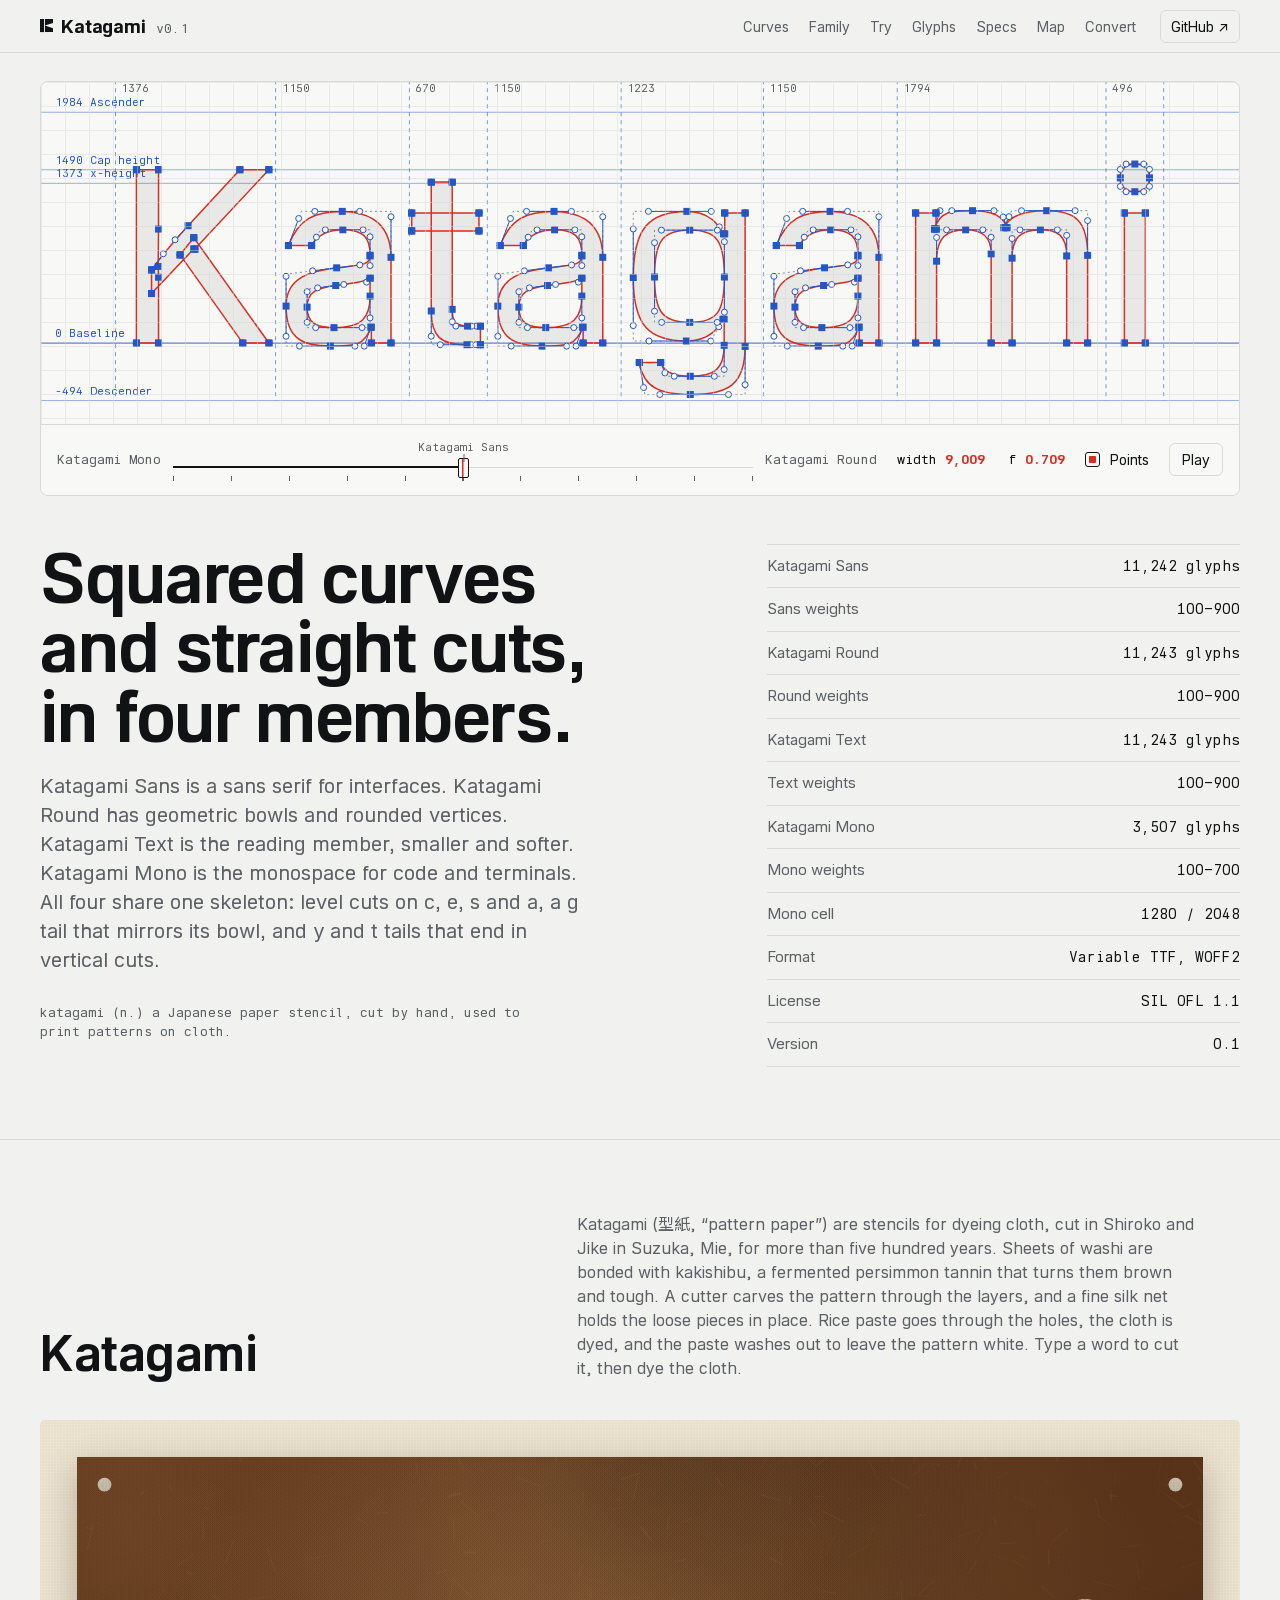
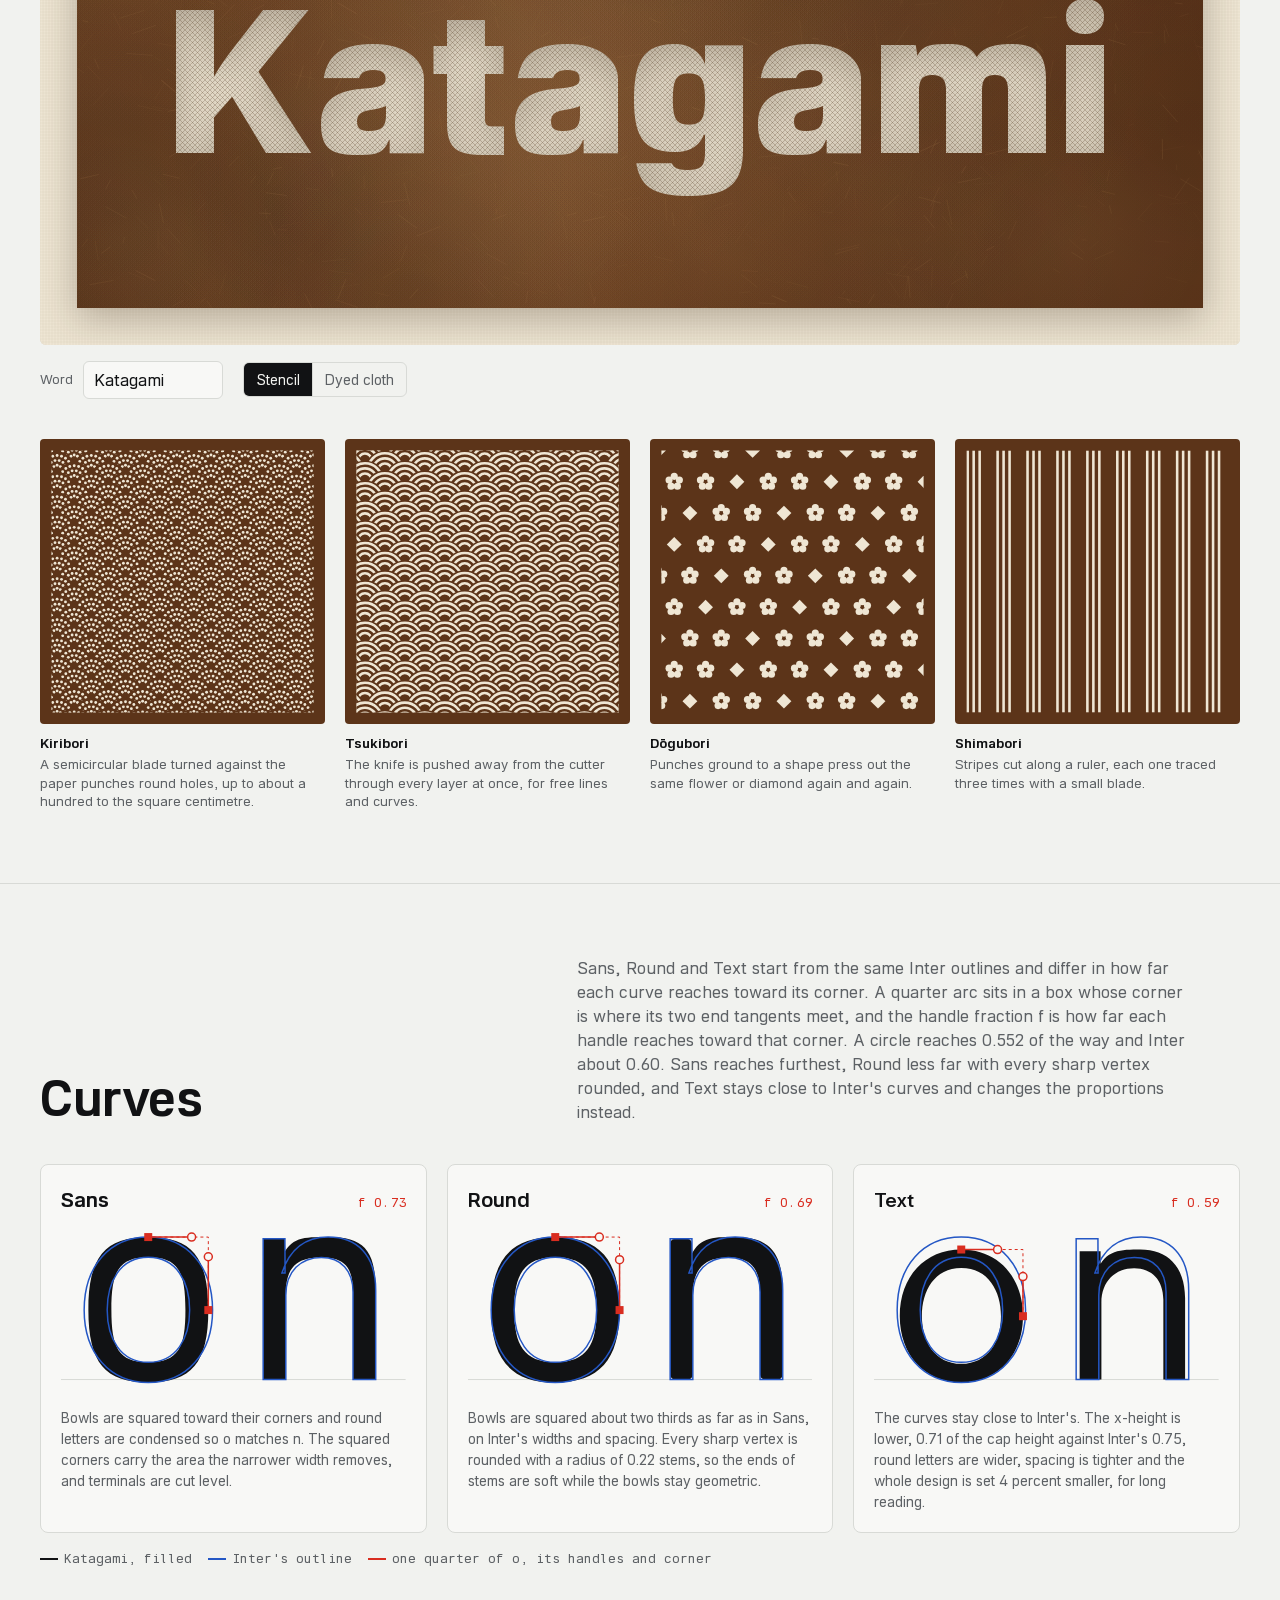
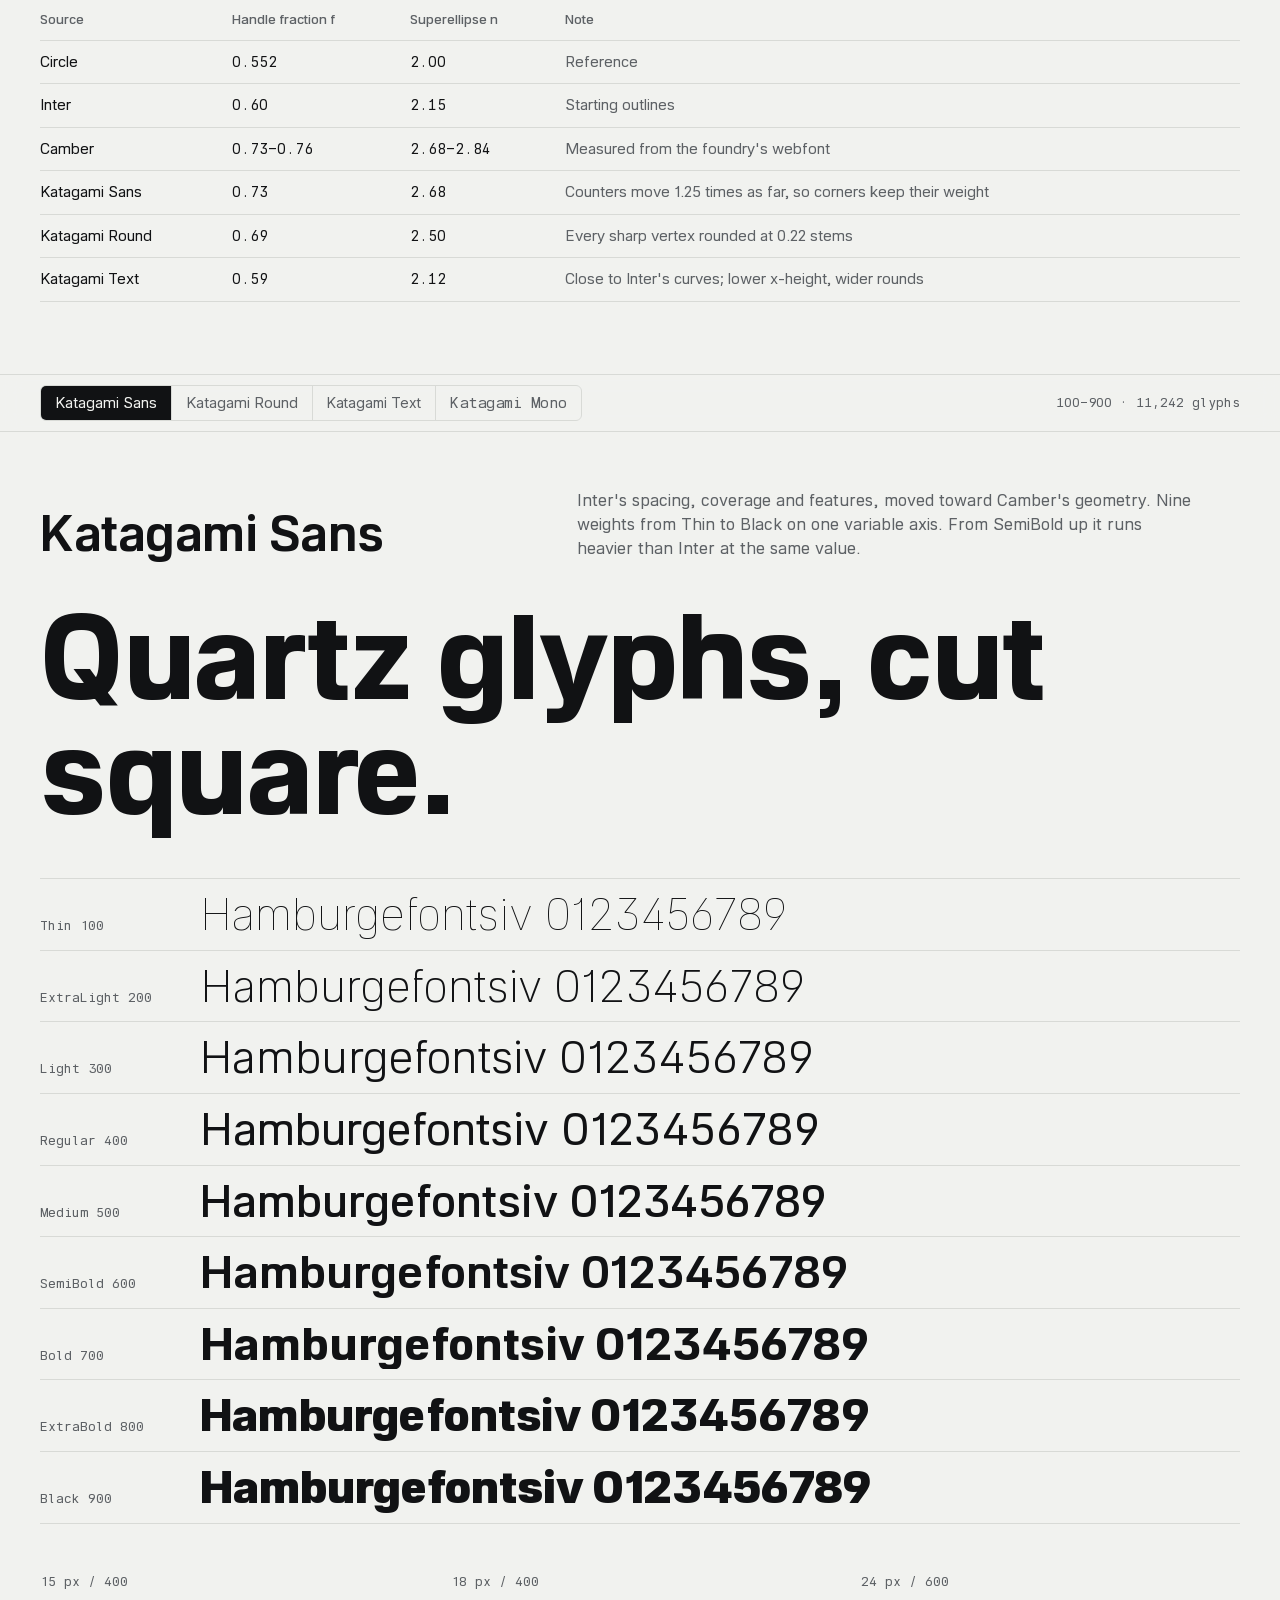
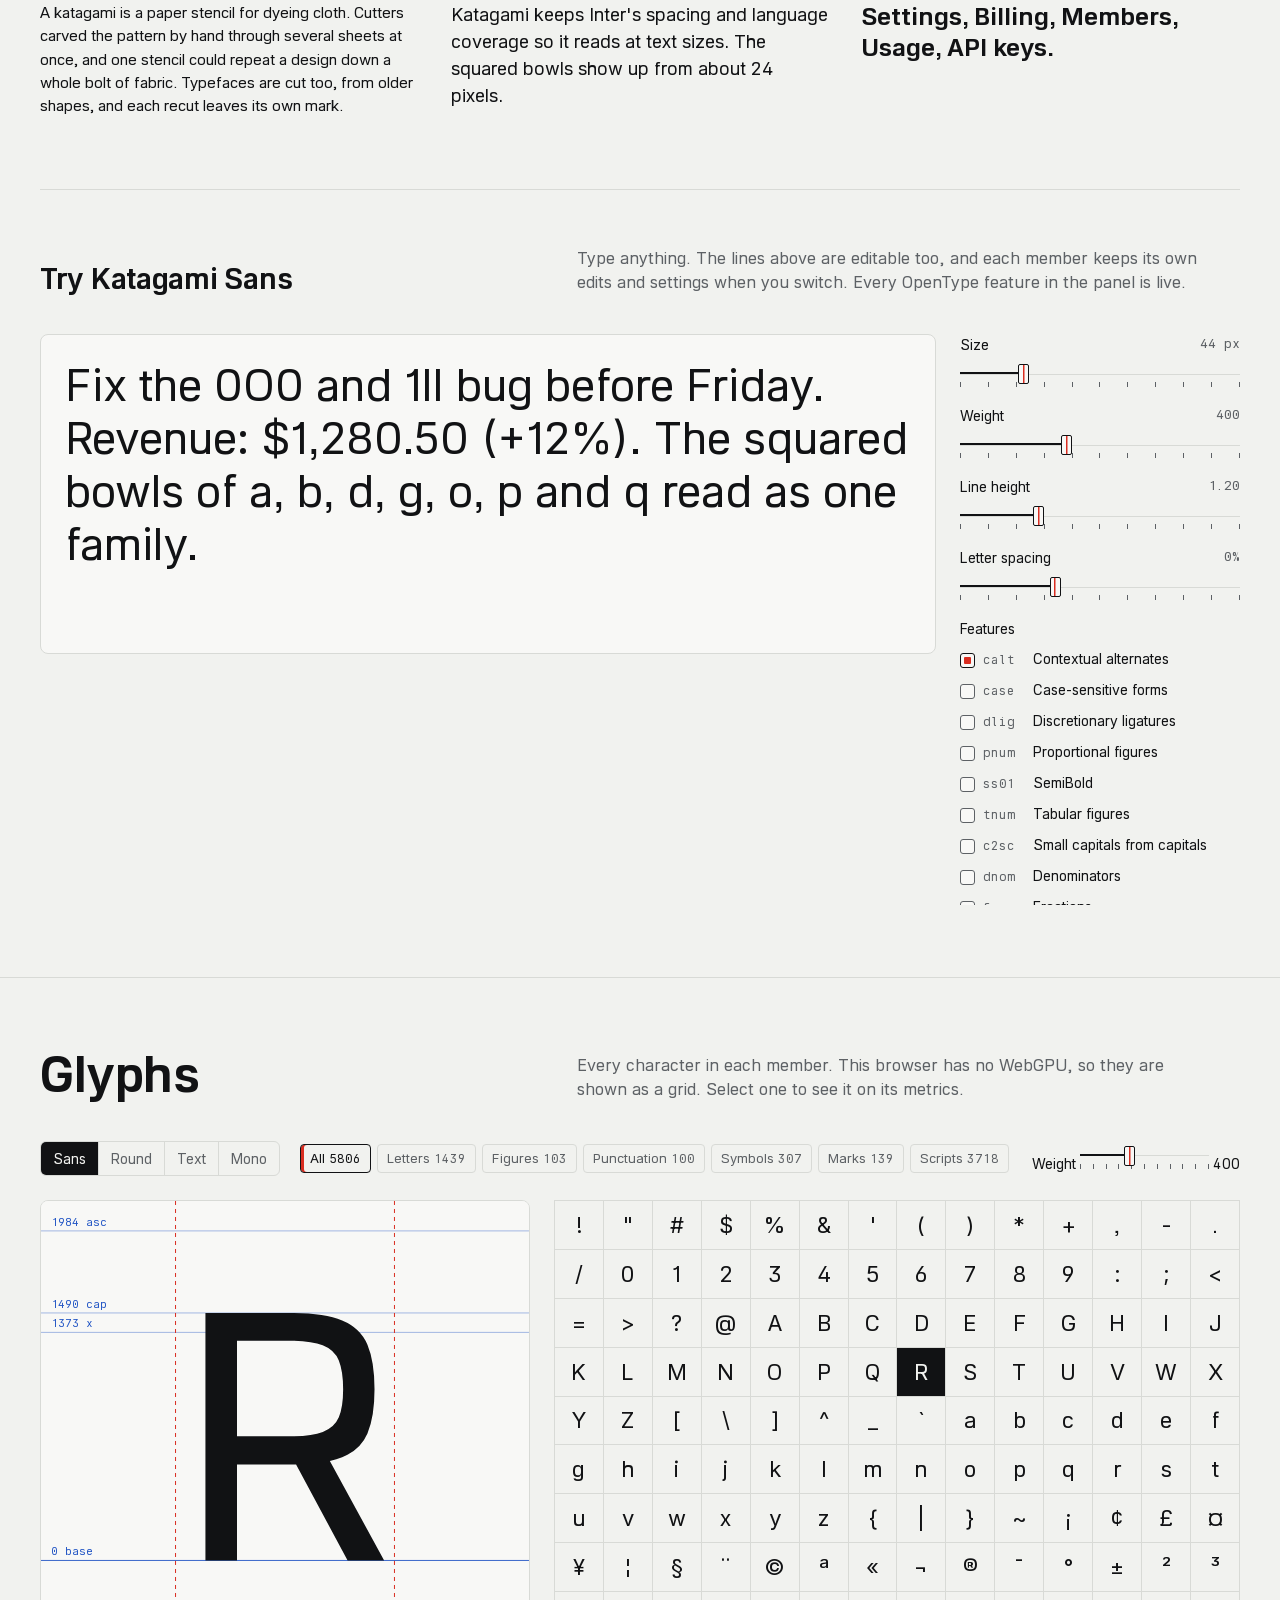
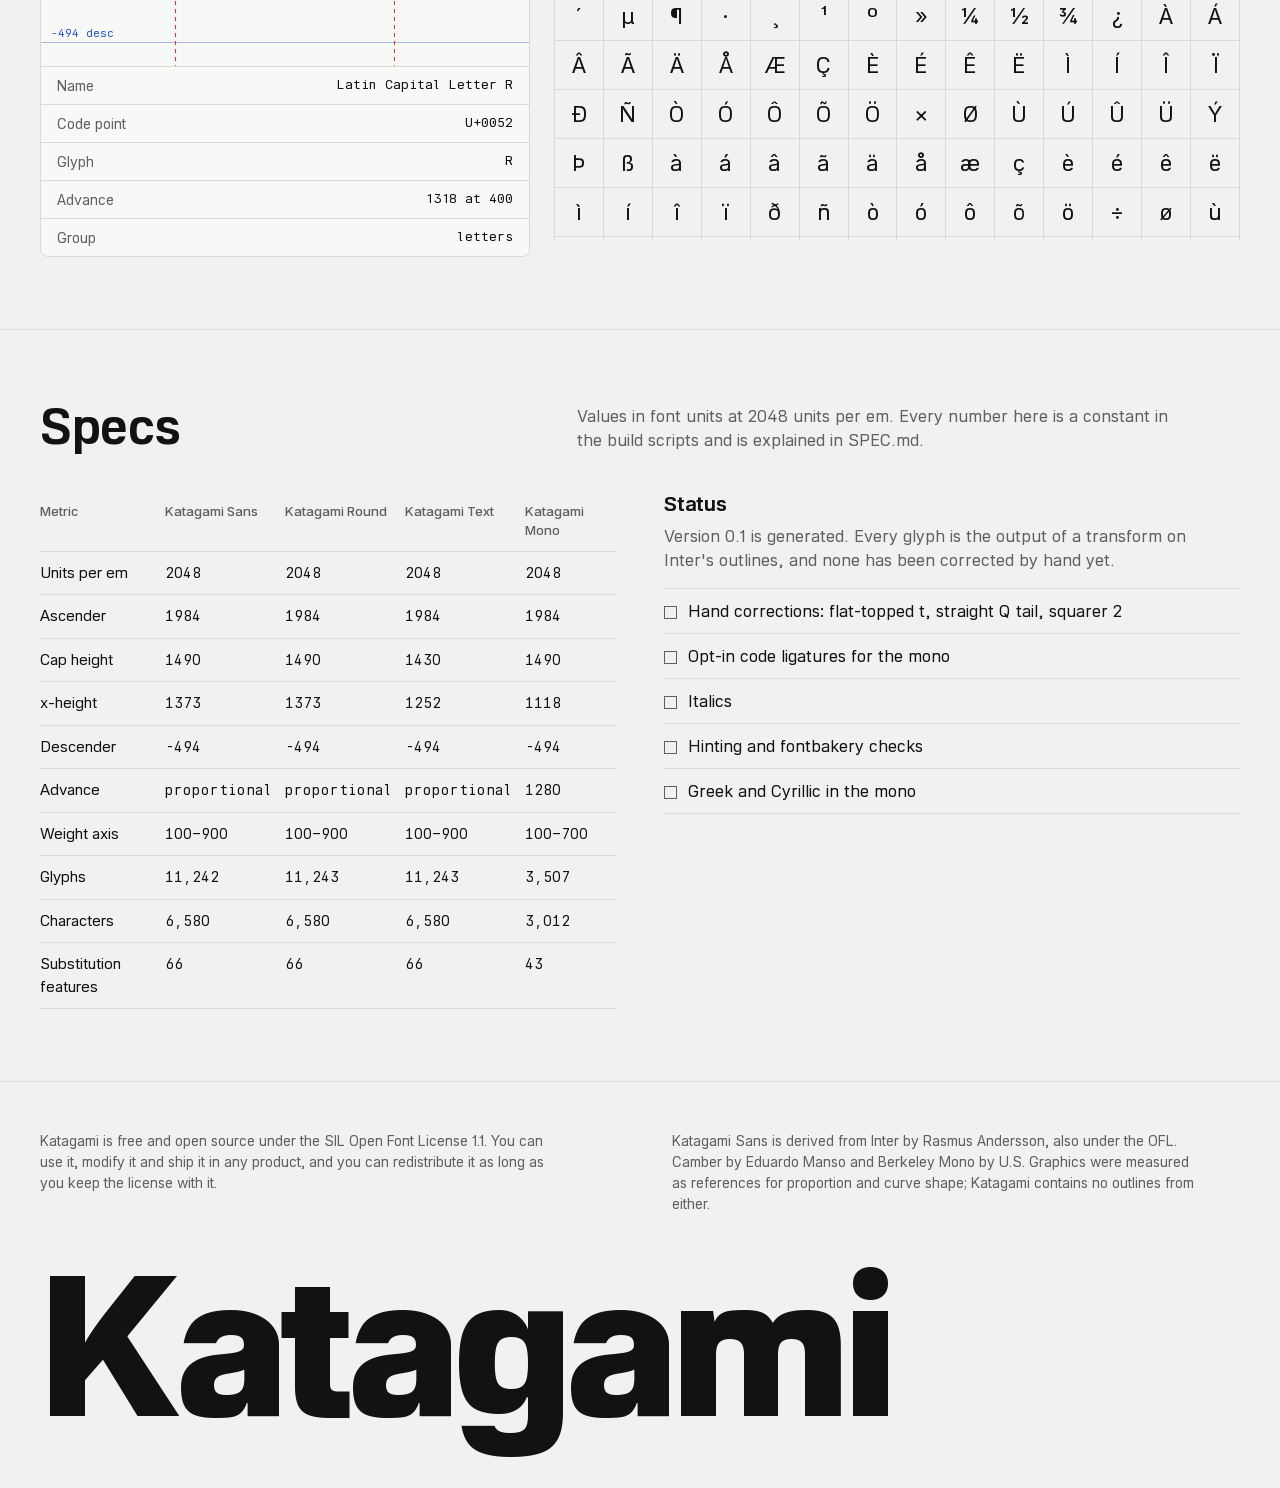
<file: index.html>
<!doctype html>
<html lang="en">
<head>
<meta charset="utf-8">
<meta name="viewport" content="width=device-width, initial-scale=1, viewport-fit=cover">
<link rel="icon" href="/favicon.svg" type="image/svg+xml">
<link rel="icon" href="/favicon.png" type="image/png" sizes="64x64">
<link rel="apple-touch-icon" href="/apple-touch-icon.png">
</head>
<body>
<title>Katagami Type Family</title>
<link rel="stylesheet" href="fonts/katagami.css?v=ee846fe932">
<style>
/* Layout: one long drawing sheet. A construction drawing of the name opens it; each section below is a plate on the same 12-column grid, separated by hairlines. Colors follow laser-cutter convention: red hairlines cut, blue hairlines score. */
:root {
  --sheet: #f1f2ef;
  --panel: #f8f8f6;
  --ink: #111214;
  --ink-2: #5d6165;
  --rule: #d8dad6;
  --cut: #d92d20;
  --score: #2457c5;
  --sans: "Katagami Sans", ui-sans-serif, system-ui, -apple-system, "Segoe UI", sans-serif;
  --mono: "Katagami Mono", ui-monospace, "SFMono-Regular", Menlo, Consolas, monospace;
  --step--1: 0.8125rem;
  --step-0: 1rem;
  --step-1: 1.25rem;
  --step-2: 1.75rem;
  --step-3: clamp(2rem, 4vw, 3rem);
  --gutter: clamp(16px, 4vw, 40px);
  /* code syntax colors, each at least 4.5:1 on the panel */
  --syn-kw: #c2261b; --syn-str: #2c7a33; --syn-num: #2457c5; --syn-com: #6a6e72;
  --syn-fn: #8a3ab0; --syn-type: #0a7080; --syn-punc: #4f5b70; --syn-var: #a84f00;
}
@media (prefers-color-scheme: dark) {
  :root:not([data-theme="light"]) {
    --sheet: #0e0f10; --panel: #151618; --ink: #ebece9; --ink-2: #9a9ea2;
    --rule: #26282b; --cut: #ff5246; --score: #6c94ff; color-scheme: dark;
    --syn-kw: #ff7b70; --syn-str: #7fd88a; --syn-num: #82a8ff; --syn-com: #83888d;
    --syn-fn: #d0a6ff; --syn-type: #5fd3dc; --syn-punc: #9fabc0; --syn-var: #ffad66;
  }
}
:root[data-theme="dark"] {
  --sheet: #0e0f10; --panel: #151618; --ink: #ebece9; --ink-2: #9a9ea2;
  --rule: #26282b; --cut: #ff5246; --score: #6c94ff; color-scheme: dark;
  --syn-kw: #ff7b70; --syn-str: #7fd88a; --syn-num: #82a8ff; --syn-com: #83888d;
  --syn-fn: #d0a6ff; --syn-type: #5fd3dc; --syn-punc: #9fabc0; --syn-var: #ffad66;
}


* { box-sizing: border-box; }
[hidden] { display: none !important; }
body { margin: 0; background: var(--sheet); color: var(--ink); font-family: var(--sans); font-size: var(--step-0); line-height: 1.5; -webkit-font-smoothing: antialiased; }
a { color: inherit; text-underline-offset: 3px; text-decoration-thickness: 1px; }
a:hover { color: var(--cut); }
:focus-visible { outline: 2px solid var(--score); outline-offset: 2px; }
.wrap { max-width: 1280px; margin-inline: auto; padding-inline: var(--gutter); }
.mono { font-family: var(--mono); }
.muted { color: var(--ink-2); }
.num { font-variant-numeric: tabular-nums; }
h1, h2, h3 { font-weight: 600; letter-spacing: -0.01em; text-wrap: balance; margin: 0; }
h2 { font-size: var(--step-3); line-height: 1.05; }
h3 { font-size: var(--step-1); line-height: 1.2; }
p { margin: 0; max-width: 62ch; }

/* header */
.top { position: sticky; top: env(safe-area-inset-top, 0px); z-index: 10; background: color-mix(in srgb, var(--sheet) 88%, transparent); backdrop-filter: blur(10px); border-bottom: 1px solid var(--rule); }
.top .wrap { display: flex; align-items: center; gap: 24px; height: 52px; }
.brand { display: flex; align-items: baseline; gap: 10px; text-decoration: none; }
.brand b { font-weight: 650; font-size: 1.125rem; letter-spacing: -0.01em; }
.brand .mark { width: 0.82rem; height: 0.82rem; fill: currentColor; flex: none; margin-right: -2px; }
.brand span { font-family: var(--mono); font-size: var(--step--1); color: var(--ink-2); }
.top nav { display: flex; gap: 20px; margin-left: auto; font-size: 0.875rem; }
.top nav a { text-decoration: none; color: var(--ink-2); }
.top nav a:hover { color: var(--ink); }
.top .gh { font-size: 0.875rem; text-decoration: none; border: 1px solid var(--rule); border-radius: 6px; padding: 5px 10px; }
@media (max-width: 760px) { .top nav { display: none; } .top .gh { margin-left: auto; } }

/* hero */
.hero { padding-block: 28px 0; }
.drawing { position: relative; border: 1px solid var(--rule); background: var(--panel); border-radius: 8px; overflow: hidden; }
.drawing svg { display: block; width: 100%; height: auto; }
.drawing .grid { position: absolute; inset: 0; pointer-events: none;
  background-image: linear-gradient(var(--rule) 1px, transparent 1px), linear-gradient(90deg, var(--rule) 1px, transparent 1px);
  background-size: 24px 24px; opacity: 0.45; }
.controls { display: flex; flex-wrap: wrap; align-items: center; gap: 12px 20px; padding: 14px 16px; border-top: 1px solid var(--rule); font-size: 0.875rem; position: relative; background: var(--panel); }
.controls label { display: flex; align-items: center; gap: 10px; }
.morph { flex: 1 1 320px; display: flex; align-items: center; gap: 12px; }
.morph .track { flex: 1; position: relative; display: flex; padding-top: 16px; min-width: 0; }
.morph .track input { flex: 1; }
.morph .mid { position: absolute; top: 0; left: 50%; transform: translateX(-50%); font-family: var(--mono); font-size: 0.6875rem; color: var(--ink-2); white-space: nowrap; pointer-events: none; }
.morph .mid::after { content: ""; position: absolute; left: 50%; top: 15px; width: 1px; height: 8px; background: var(--ink-2); }
.morph .end { font-family: var(--mono); font-size: var(--step--1); color: var(--ink-2); }
.readout { font-family: var(--mono); font-size: var(--step--1); white-space: nowrap; }
.readout b { font-weight: 600; color: var(--cut); }
/* Controls. Sliders are rulers: a hairline rail with ticks every tenth, an ink
   fill to the value, and a square handle split by a red cut line. Checkboxes
   fill with a red block. All stay native inputs underneath. */
input[type="range"] { -webkit-appearance: none; appearance: none; background: transparent; height: 26px; min-width: 0; margin: 0; cursor: ew-resize; --p: 50%; }
input[type="range"]::-webkit-slider-runnable-track {
  height: 26px; border: 0;
  background:
    linear-gradient(var(--ink), var(--ink)) 0 calc(50% - 1px) / var(--p) 2px no-repeat,
    linear-gradient(var(--rule), var(--rule)) 0 50% / 100% 1px no-repeat,
    repeating-linear-gradient(90deg, var(--ink-2) 0 1px, transparent 1px 10%) 0 100% / calc(100% - 1px) 5px no-repeat,
    linear-gradient(var(--ink-2), var(--ink-2)) 100% 100% / 1px 5px no-repeat;
}
input[type="range"]::-moz-range-track {
  height: 26px; border: 0;
  background:
    linear-gradient(var(--ink), var(--ink)) 0 calc(50% - 1px) / var(--p) 2px no-repeat,
    linear-gradient(var(--rule), var(--rule)) 0 50% / 100% 1px no-repeat,
    repeating-linear-gradient(90deg, var(--ink-2) 0 1px, transparent 1px 10%) 0 100% / calc(100% - 1px) 5px no-repeat,
    linear-gradient(var(--ink-2), var(--ink-2)) 100% 100% / 1px 5px no-repeat;
}
input[type="range"]::-webkit-slider-thumb {
  -webkit-appearance: none; width: 11px; height: 20px; margin-top: 3px; border-radius: 2px; border: 1.5px solid var(--ink);
  background: linear-gradient(var(--cut), var(--cut)) center / 1.5px 100% no-repeat, var(--panel);
  transition: transform 0.12s ease;
}
input[type="range"]::-moz-range-thumb {
  width: 11px; height: 20px; border-radius: 2px; border: 1.5px solid var(--ink); box-sizing: border-box;
  background: linear-gradient(var(--cut), var(--cut)) center / 1.5px 100% no-repeat, var(--panel);
}
input[type="range"]:hover::-webkit-slider-thumb, input[type="range"]:active::-webkit-slider-thumb { transform: scaleY(1.12); border-color: var(--cut); }
input[type="range"]:hover::-moz-range-thumb { border-color: var(--cut); }
input[type="range"]:focus-visible { outline: none; }
input[type="range"]:focus-visible::-webkit-slider-thumb { box-shadow: 0 0 0 3px color-mix(in srgb, var(--score) 45%, transparent); }
input[type="range"]:focus-visible::-moz-range-thumb { box-shadow: 0 0 0 3px color-mix(in srgb, var(--score) 45%, transparent); }
input[type="checkbox"] {
  -webkit-appearance: none; appearance: none; flex: none; width: 15px; height: 15px; margin: 0; border: 1.5px solid var(--ink-2); border-radius: 3px;
  display: inline-grid; place-content: center; background: var(--panel); cursor: pointer; vertical-align: -2px;
}
input[type="checkbox"]::before { content: ""; width: 7px; height: 7px; border-radius: 1px; background: var(--cut); transform: scale(0); transition: transform 0.12s ease; }
input[type="checkbox"]:checked { border-color: var(--ink); }
input[type="checkbox"]:checked::before { transform: scale(1); }
input[type="checkbox"]:hover { border-color: var(--ink); }
button, .seg button { font: inherit; color: inherit; }
.btn { font-size: 0.875rem; background: var(--panel); border: 1px solid var(--rule); border-radius: 6px; padding: 5px 12px; cursor: pointer; transition: border-color 0.12s ease, background 0.12s ease; }
.btn:hover { border-color: var(--ink); }
.btn:active { transform: translateY(1px); }

.intro { display: grid; grid-template-columns: minmax(0, 7fr) minmax(0, 5fr); gap: 32px 64px; padding-block: 48px 72px; align-items: start; }
.intro h1 { font-size: clamp(2.25rem, 5.4vw, 4.25rem); line-height: 1.02; font-weight: 600; letter-spacing: -0.02em; }
.intro .lede { margin-top: 20px; font-size: var(--step-1); line-height: 1.45; color: var(--ink-2); max-width: 46ch; }
.intro .def { margin-top: 28px; font-family: var(--mono); font-size: var(--step--1); color: var(--ink-2); }
.facts { display: grid; grid-template-columns: auto 1fr; gap: 0; margin: 0; font-size: 0.9375rem; border-top: 1px solid var(--rule); }
.facts dt, .facts dd { margin: 0; padding: 10px 0; border-bottom: 1px solid var(--rule); }
.facts dt { color: var(--ink-2); padding-right: 24px; }
.facts dd { font-family: var(--mono); font-size: 0.875rem; text-align: right; font-variant-numeric: tabular-nums; }
@media (max-width: 860px) { .intro { grid-template-columns: 1fr; } }

/* sections */
section.plate { border-top: 1px solid var(--rule); padding-block: 72px; }
.plate-head { display: grid; grid-template-columns: minmax(0, 5fr) minmax(0, 7fr); gap: 16px 64px; margin-bottom: 40px; align-items: end; }
.plate-head p { color: var(--ink-2); }
@media (max-width: 860px) { .plate-head { grid-template-columns: 1fr; } section.plate { padding-block: 56px; } }

/* curves */
.curves { display: grid; grid-template-columns: repeat(3, minmax(0, 1fr)); gap: 20px; }
.curves .card { margin: 0; }
.member-head { display: flex; justify-content: space-between; align-items: baseline; margin-bottom: 12px; }
.member-head b { font-size: 1.25rem; font-weight: 600; }
.member-head span { font-family: var(--mono); font-size: var(--step--1); color: var(--cut); }
#curves .legend { margin-top: 16px; }
.card { border: 1px solid var(--rule); background: var(--panel); border-radius: 8px; padding: 20px; min-width: 0; }
.card svg { display: block; width: 100%; height: auto; }
.card figcaption { margin-top: 14px; font-size: 0.875rem; color: var(--ink-2); }
.legend { display: flex; flex-wrap: wrap; gap: 6px 16px; font-family: var(--mono); font-size: var(--step--1); color: var(--ink-2); margin-top: 12px; }
.legend i { display: inline-block; width: 18px; height: 0; border-top: 2px solid; vertical-align: middle; margin-right: 6px; }
table { border-collapse: collapse; width: 100%; font-size: 0.9375rem; }
th, td { text-align: left; padding: 10px 12px 10px 0; border-bottom: 1px solid var(--rule); vertical-align: top; }
th { font-weight: 500; color: var(--ink-2); font-size: 0.8125rem; }
td.n { font-family: var(--mono); font-size: 0.875rem; font-variant-numeric: tabular-nums; }
.table-scroll { overflow-x: auto; }
@media (max-width: 860px) { .curves { grid-template-columns: 1fr; } }

/* family: one section, a toggle for the four members. Each member keeps its
   own panel in the DOM and is only hidden, so text a visitor edits in it
   stays put while another member is shown. */
#family { padding-top: 0; scroll-margin-top: calc(env(safe-area-inset-top, 0px) + 52px); }
.fam-bar { position: sticky; top: calc(env(safe-area-inset-top, 0px) + 53px); z-index: 5; margin-bottom: 56px; border-bottom: 1px solid var(--rule); background: color-mix(in srgb, var(--sheet) 88%, transparent); backdrop-filter: blur(10px); -webkit-backdrop-filter: blur(10px); }
.fam-bar .wrap { display: flex; align-items: center; gap: 12px 20px; min-height: 56px; }
.fam-bar .seg { flex: none; }
.fam-bar .seg button { font-size: 0.9375rem; padding: 6px 14px; }
.fam-meta { margin-left: auto; font-size: var(--step--1); color: var(--ink-2); white-space: nowrap; }
@media (max-width: 560px) { .fam-bar .seg { display: flex; width: 100%; } .fam-bar .seg button { flex: 1; padding-inline: 4px; } .fam-bar .kerf, .fam-meta { display: none; } }
.fam { font-family: var(--face); }
#fam-sans { --face: var(--sans); }
#fam-round { --face: "Katagami Round", var(--sans); }
#fam-text { --face: "Katagami Text", var(--sans); }
#fam-mono { --face: var(--mono); font-family: var(--sans); }
#fam-mono h2, #fam-mono .ladder .s { font-family: var(--face); }
/* editable text shows a dashed score line on hover and while it has focus */
.edit { cursor: text; outline: 1px dashed transparent; outline-offset: 4px; border-radius: 2px; transition: outline-color 0.12s ease; }
.edit:hover { outline-color: var(--rule); }
.edit:focus, .edit:focus-visible { outline: 1px dashed var(--score); outline-offset: 4px; }
.display-line { font-size: clamp(2.5rem, 9vw, 7.5rem); line-height: 1; letter-spacing: -0.02em; overflow-wrap: anywhere; min-height: 1em; }
.ladder { margin-top: 48px; border-top: 1px solid var(--rule); }
.ladder-row { display: grid; grid-template-columns: 9rem minmax(0, 1fr); gap: 16px; align-items: baseline; padding-block: 10px; border-bottom: 1px solid var(--rule); }
.ladder-row .w { font-family: var(--mono); font-size: var(--step--1); color: var(--ink-2); }
.ladder-row .s { font-size: clamp(1.5rem, 3.6vw, 2.75rem); line-height: 1.15; min-height: 1.15em; white-space: nowrap; overflow: hidden; text-overflow: clip; outline-offset: 2px; }
.reading { margin-top: 48px; display: grid; grid-template-columns: repeat(3, minmax(0, 1fr)); gap: 32px; }
.reading div p { font-size: var(--size, 1rem); }
.reading .cap { font-family: var(--mono); font-size: var(--step--1); color: var(--ink-2); margin-bottom: 10px; }
@media (max-width: 860px) { .reading { grid-template-columns: 1fr; } .ladder-row { grid-template-columns: 6.5rem minmax(0, 1fr); } }

/* mono */
.editor { border: 1px solid var(--rule); border-radius: 8px; background: var(--panel); overflow: hidden; }
.tabs { display: flex; gap: 0; border-bottom: 1px solid var(--rule); overflow-x: auto; }
.tabs button { font-family: var(--mono); font-size: var(--step--1); background: none; border: 0; border-right: 1px solid var(--rule); padding: 10px 16px; cursor: pointer; color: var(--ink-2); white-space: nowrap; }
.tabs button[aria-selected="true"] { color: var(--ink); background: var(--sheet); box-shadow: inset 0 -2px 0 var(--cut); }
.code { margin: 0; padding: 20px; font-family: var(--mono); font-size: clamp(0.8125rem, 1.4vw, 0.9375rem); line-height: 1.6; overflow-x: auto; tab-size: 4; color: var(--ink); }
.code .k { color: var(--syn-kw); }
.code .s { color: var(--syn-str); }
.code .n { color: var(--syn-num); }
.code .c { color: var(--syn-com); }
.code .f { color: var(--syn-fn); }
.code .t { color: var(--syn-type); }
.code .p { color: var(--syn-punc); }
.code .v { color: var(--syn-var); }
.pairs { margin-top: 32px; display: grid; grid-template-columns: repeat(6, minmax(0, 1fr)); border-top: 1px solid var(--rule); border-left: 1px solid var(--rule); }
.pair { border-right: 1px solid var(--rule); border-bottom: 1px solid var(--rule); padding: 16px 12px 12px; min-width: 0; }
.pair .g { font-family: var(--mono); font-size: clamp(2rem, 4.4vw, 3.25rem); line-height: 1.1; letter-spacing: 0; white-space: pre; }
.pair .l { font-size: 0.8125rem; color: var(--ink-2); margin-top: 6px; }
@media (max-width: 860px) { .pairs { grid-template-columns: repeat(3, minmax(0, 1fr)); } }
.term { margin-top: 32px; display: grid; grid-template-columns: minmax(0, 7fr) minmax(0, 5fr); gap: 32px; align-items: start; }
.term pre { margin: 0; font-family: var(--mono); font-size: clamp(0.6875rem, 1.25vw, 0.9375rem); line-height: 1.2109; overflow-x: auto; background: var(--ink); color: var(--sheet); border-radius: 8px; padding: 20px; }
.term pre .hl { color: var(--cut); }
.boxgrid { display: grid; grid-template-columns: repeat(16, 1ch); gap: 6px 8px; font-family: var(--mono); font-size: clamp(1rem, 2.2vw, 1.625rem); line-height: 1.2109; overflow-x: auto; }
.boxgrid span { display: block; width: 1ch; height: 1.2109em; background: var(--panel); outline: 1px solid var(--rule); }
@media (max-width: 860px) { .term { grid-template-columns: 1fr; } }

/* glyphs */
.glyph-tools { display: flex; flex-wrap: wrap; gap: 12px 20px; align-items: center; margin-bottom: 20px; font-size: 0.875rem; }
.seg { display: inline-flex; border: 1px solid var(--rule); border-radius: 6px; overflow: hidden; }
.seg button { background: none; border: 0; padding: 6px 12px; cursor: pointer; font-size: 0.875rem; color: var(--ink-2); }
.seg button + button { border-left: 1px solid var(--rule); }
.seg button[aria-pressed="true"] { background: var(--ink); color: var(--sheet); }
.seg button:hover:not([aria-pressed="true"]) { color: var(--ink); }
.chips { display: flex; flex-wrap: wrap; gap: 6px; }
.chips button { font-size: 0.8125rem; border: 1px solid var(--rule); background: none; border-radius: 4px; padding: 4px 9px; cursor: pointer; color: var(--ink-2); }
.chips button[aria-pressed="true"] { border-color: var(--ink); color: var(--ink); box-shadow: inset 3px 0 0 var(--cut); }
.chips button:hover { color: var(--ink); }
.chips button span { font-family: var(--mono); font-size: 0.75rem; margin-left: 4px; }
.glyphs { display: grid; grid-template-columns: minmax(0, 5fr) minmax(0, 7fr); gap: 24px; align-items: start; }
.inspector { position: sticky; top: calc(env(safe-area-inset-top, 0px) + 68px); }
.inspector .card { padding: 0; overflow: hidden; }
.inspector svg { background: var(--panel); }
.inspector dl { display: grid; grid-template-columns: auto 1fr; margin: 0; font-size: 0.875rem; border-top: 1px solid var(--rule); }
.inspector dt, .inspector dd { margin: 0; padding: 8px 16px; border-bottom: 1px solid var(--rule); }
.inspector dt { color: var(--ink-2); }
.inspector dd { font-family: var(--mono); font-size: 0.8125rem; text-align: right; overflow-wrap: anywhere; }
.inspector dl > :nth-last-child(-n+2) { border-bottom: 0; }
.cells { display: grid; grid-template-columns: repeat(auto-fill, minmax(46px, 1fr)); border-top: 1px solid var(--rule); border-left: 1px solid var(--rule); max-height: 640px; overflow-y: auto; }
.cells button { aspect-ratio: 1; background: none; border: 0; border-right: 1px solid var(--rule); border-bottom: 1px solid var(--rule); font-size: 1.375rem; line-height: 1; cursor: pointer; padding: 0; color: var(--ink); min-width: 0; }
.cells button:hover { background: var(--panel); }
.cells button[aria-current="true"] { background: var(--ink); color: var(--sheet); }
@media (max-width: 860px) { .glyphs { grid-template-columns: 1fr; } .inspector { position: static; } .cells { max-height: 420px; } }

/* glyph wall */
.bore { position: relative; user-select: none; -webkit-user-select: none; height: clamp(460px, 78vh, 860px); border-block: 1px solid var(--rule); background: var(--sheet); overflow: hidden; }
.bore canvas { position: absolute; inset: 0; width: 100%; height: 100%; display: block; touch-action: none; cursor: grab; outline: none; }
.bore canvas:active { cursor: grabbing; }
.bore canvas:focus-visible { box-shadow: inset 0 0 0 2px var(--score); }
/* the wall's label: GLYPH in square bars, read bottom to top on a paper band, with two blue scores */
.bore .lockup { --band: clamp(76px, 7vw, 116px); position: absolute; inset: 0 auto 0 0; width: var(--band); z-index: 1; display: grid; place-items: end center; padding-block: 28px; background: var(--sheet); border-right: 1px solid var(--rule); pointer-events: none; }
.bore .lockup svg { width: calc(var(--band) - 34px); height: auto; fill: var(--ink); shape-rendering: crispEdges; }
.bore .lockup .score { fill: color-mix(in srgb, var(--score) 55%, var(--ink)); shape-rendering: geometricPrecision; }
.bore:has(.lockup) :is(.hud-bl, .hud-tl) { left: calc(clamp(76px, 7vw, 116px) + 16px); }
@media (max-width: 860px) { .bore .lockup { display: none; } .bore:has(.lockup) :is(.hud-bl, .hud-tl) { left: var(--gutter); } }
.hud { position: absolute; font-family: var(--mono); font-size: 12px; line-height: 1.4; color: var(--ink-2); pointer-events: none; padding: 5px 9px; border-radius: 4px; background: color-mix(in srgb, var(--sheet) 82%, transparent); }
.hud:empty { display: none; }
.hud-tl { top: 14px; left: var(--gutter); }
.hud-bl { bottom: 14px; left: var(--gutter); }
.hud-br { bottom: 14px; right: var(--gutter); text-align: right; max-width: 48%; }
.pop { position: absolute; inset: 0; display: grid; place-items: center; padding: 16px; pointer-events: none; }
.pop-card { pointer-events: auto; width: min(760px, 100%); display: grid; grid-template-columns: minmax(0, 1fr) minmax(0, 1fr); background: var(--panel); border: 1px solid var(--rule); border-radius: 10px; overflow: hidden; opacity: 0; transform: scale(0.985); transition: opacity 0.2s ease, transform 0.2s ease; box-shadow: 0 40px 90px -40px rgb(0 0 0 / 0.45); }
.pop.in .pop-card { opacity: 1; transform: none; }
.pop-card svg { display: block; width: 100%; height: auto; border-right: 1px solid var(--rule); }
.pop-body { padding: 20px; display: grid; gap: 16px; align-content: start; min-width: 0; }
.pop-name { font-size: 1.25rem; font-weight: 600; line-height: 1.2; text-wrap: balance; }
.pop-body .info { border: 1px solid var(--rule); border-radius: 6px; }
.pop-body .info dt, .pop-body .info dd { padding-inline: 12px; }
.pop-actions { display: flex; flex-wrap: wrap; gap: 8px; }
@media (max-width: 640px) {
  .pop-card { grid-template-columns: 1fr; max-height: 100%; overflow-y: auto; }
  .pop-card svg { border-right: 0; border-bottom: 1px solid var(--rule); max-height: 34vh; }
  .hud-tl { display: none; }
}
#gridview { padding-top: 4px; }
.info { display: grid; grid-template-columns: auto 1fr; margin: 0; font-size: 0.875rem; }
.info dt, .info dd { margin: 0; padding: 8px 16px; border-bottom: 1px solid var(--rule); }
.info dt { color: var(--ink-2); }
.info dd { font-family: var(--mono); font-size: 0.8125rem; text-align: right; overflow-wrap: anywhere; }
.info > :nth-last-child(-n+2) { border-bottom: 0; }

/* tester, inside the family section; it sets whichever member is selected */
.try { margin-top: 72px; padding-top: 56px; border-top: 1px solid var(--rule); scroll-margin-top: calc(env(safe-area-inset-top, 0px) + 120px); }
.try .plate-head h3 { font-size: var(--step-2); line-height: 1.1; }
.tester { display: grid; grid-template-columns: minmax(0, 1fr) 280px; gap: 24px; align-items: start; }
.sample { min-height: 320px; padding: 24px; border: 1px solid var(--rule); border-radius: 8px; background: var(--panel); outline: none; overflow-wrap: anywhere; white-space: pre-wrap; }
.sample:hover { outline: none; border-color: var(--ink-2); }
.sample:focus, .sample:focus-visible { outline: none; border-color: var(--score); }
.panel { display: grid; gap: 18px; font-size: 0.875rem; }
.panel .row { display: grid; gap: 6px; }
.panel .row > div:first-child { display: flex; justify-content: space-between; }
.panel .row output { font-family: var(--mono); font-size: var(--step--1); color: var(--ink-2); }
.feats { display: grid; gap: 4px; max-height: 260px; overflow-y: auto; padding-right: 4px; }
.feats label { display: flex; gap: 8px; align-items: baseline; padding: 3px 0; cursor: pointer; }
.feats code { font-family: var(--mono); font-size: 0.75rem; color: var(--ink-2); min-width: 2.6rem; }
@media (max-width: 860px) { .tester { grid-template-columns: 1fr; } }

/* specs */
.specs { display: grid; grid-template-columns: minmax(0, 1fr) minmax(0, 1fr); gap: 48px; }
.todo { margin: 0; padding: 0; list-style: none; border-top: 1px solid var(--rule); }
.todo li { padding: 10px 0; border-bottom: 1px solid var(--rule); display: grid; grid-template-columns: 1.5rem 1fr; }
.todo li::before { content: ""; width: 0.7em; height: 0.7em; border: 1px solid var(--ink-2); margin-top: 0.42em; }
@media (max-width: 860px) { .specs { grid-template-columns: 1fr; } }

footer { border-top: 1px solid var(--rule); padding-block: 48px 64px; font-size: 0.875rem; color: var(--ink-2); }
footer .wrap { display: grid; grid-template-columns: minmax(0, 1fr) minmax(0, 1fr); gap: 24px 64px; }
footer p { max-width: 58ch; }
footer .big { font-size: clamp(4rem, 16vw, 12rem); font-weight: 800; letter-spacing: -0.04em; line-height: 0.8; color: var(--ink); grid-column: 1 / -1; margin-top: 32px; }
@media (max-width: 860px) { footer .wrap { grid-template-columns: 1fr; } }

/* katagami: the name's craft. A stencil cut from persimmon-tanned washi lies on
   cloth; dyeing lifts it away and leaves the pattern white on indigo. The four
   cutting techniques sit below as swatches. Object colours stay in both themes. */
.kg-stage { position: relative; aspect-ratio: 16 / 7; border-radius: 6px; overflow: hidden; background: #efe6d4; box-shadow: inset 0 0 0 1px rgb(0 0 0 / 0.08); }
.kg-stage canvas { position: absolute; inset: 0; width: 100%; height: 100%; display: block; }
#kg-dyed { opacity: 0; transition: opacity 0.9s ease; }
#kg-stencil { transition: transform 0.9s cubic-bezier(.2,.7,.2,1), opacity 0.7s ease 0.15s; transform-origin: 50% 0; filter: drop-shadow(0 10px 18px rgb(40 20 8 / 0.28)); }
.kg-stage[data-step="dye"] #kg-dyed { opacity: 1; }
.kg-stage[data-step="dye"] #kg-stencil { transform: translateY(-58%) rotate(-2.5deg); opacity: 0; }
.kg-tools { display: flex; flex-wrap: wrap; gap: 12px 20px; align-items: center; margin-top: 16px; }
.kg-word { display: flex; align-items: center; gap: 10px; font-size: var(--step--1); color: var(--ink-2); }
.kg-word input { font: inherit; font-family: var(--sans); font-size: var(--step-0); color: var(--ink); background: var(--panel); border: 1px solid var(--rule); border-radius: 6px; padding: 6px 10px; width: 14ch; }
.kg-cuts { display: grid; grid-template-columns: repeat(4, minmax(0, 1fr)); gap: 20px; margin-top: 40px; }
.kg-cuts figure { margin: 0; }
.kg-cuts svg { display: block; width: 100%; aspect-ratio: 1; border-radius: 4px; }
.kg-cuts figcaption { margin-top: 10px; font-size: var(--step--1); color: var(--ink-2); line-height: 1.45; }
.kg-cuts figcaption b { display: block; color: var(--ink); font-weight: 600; margin-bottom: 2px; }
@media (max-width: 860px) { .kg-cuts { grid-template-columns: repeat(2, minmax(0, 1fr)); } .kg-stage { aspect-ratio: 5 / 4; } }
@media (prefers-reduced-motion: reduce) { * { transition: none !important; animation: none !important; } }
</style>

<header class="top">
  <div class="wrap">
    <a class="brand" href="#top"><svg class="mark" viewBox="0 0 100 100" aria-hidden="true"><path d="M0 0 L31 0 L31 100 L0 100 Z"/><path d="M38 0 L100 0 L100 30 L38 50 Z"/><path d="M38 50 L100 70 L100 100 L38 100 Z"/></svg><b>Katagami</b><span>v0.1</span></a>
    <nav aria-label="Sections">
      <a href="#curves">Curves</a>
      <a href="#family">Family</a>
      <a href="#try">Try</a>
      <a href="#glyphs">Glyphs</a>
      <a href="#specs">Specs</a>
      <a href="/map">Map</a>
      <a href="/convert">Convert</a>
    </nav>
    <a class="gh" href="https://github.com/Kevin-Liu-01/Katagami" target="_blank" rel="noopener">GitHub ↗</a>
  </div>
</header>

<main id="top">
  <div class="wrap hero">
    <figure class="drawing" style="margin:0">
      <div class="grid" aria-hidden="true"></div>
      <svg id="hero" role="img" aria-label="The word Katagami drawn as outlines with Bézier points, handles and metric lines, between Katagami Mono and Katagami Sans"></svg>
      <div class="controls">
        <div class="morph">
          <span class="end">Katagami Mono</span>
          <span class="track">
            <input id="morph" type="range" min="0" max="2" step="0.001" value="1" aria-label="Morph the word: Katagami Mono at the left, Katagami Sans in the middle, Katagami Round at the right" aria-valuetext="Katagami Sans">
            <span class="mid" aria-hidden="true">Katagami Sans</span>
          </span>
          <span class="end">Katagami Round</span>
        </div>
        <span class="readout num" id="readout"></span>
        <label><input id="construct" type="checkbox" checked> Points</label>
        <button class="btn" id="play" type="button">Play</button>
      </div>
    </figure>

    <div class="intro">
      <div>
        <h1>Squared curves and straight cuts, in four members.</h1>
        <p class="lede">Katagami Sans is a sans serif for interfaces. Katagami Round has geometric bowls and rounded vertices. Katagami Text is the reading member, smaller and softer. Katagami Mono is the monospace for code and terminals. All four share one skeleton: level cuts on c, e, s and a, a g tail that mirrors its bowl, and y and t tails that end in vertical cuts.</p>
        <p class="def">katagami (n.) a Japanese paper stencil, cut by hand, used to print patterns on cloth.</p>
      </div>
      <dl class="facts" id="facts"></dl>
    </div>
  </div>

  <section class="plate" id="katagami">
    <div class="wrap">
      <div class="plate-head">
        <h2>Katagami</h2>
        <p>Katagami (型紙, “pattern paper”) are stencils for dyeing cloth, cut in Shiroko and Jike in Suzuka, Mie, for more than five hundred years. Sheets of washi are bonded with kakishibu, a fermented persimmon tannin that turns them brown and tough. A cutter carves the pattern through the layers, and a fine silk net holds the loose pieces in place. Rice paste goes through the holes, the cloth is dyed, and the paste washes out to leave the pattern white. Type a word to cut it, then dye the cloth.</p>
      </div>
      <div class="kg-stage" data-step="cut">
        <canvas id="kg-cloth" aria-hidden="true"></canvas>
        <canvas id="kg-dyed" aria-hidden="true"></canvas>
        <canvas id="kg-stencil" role="img" aria-label="The word cut as a katagami stencil in persimmon-brown paper, a fine silk net across the holes"></canvas>
      </div>
      <div class="kg-tools">
        <label class="kg-word">Word <input id="kg-word" maxlength="14" value="Katagami" spellcheck="false" autocomplete="off"></label>
        <div class="seg" role="group" aria-label="Step" id="kg-step">
          <button type="button" data-v="cut" aria-pressed="true">Stencil</button>
          <button type="button" data-v="dye" aria-pressed="false">Dyed cloth</button>
        </div>
      </div>
      <div class="kg-cuts" id="kg-cuts">
        <figure data-cut="kiribori"><figcaption><b>Kiribori</b>A semicircular blade turned against the paper punches round holes, up to about a hundred to the square centimetre.</figcaption></figure>
        <figure data-cut="tsukibori"><figcaption><b>Tsukibori</b>The knife is pushed away from the cutter through every layer at once, for free lines and curves.</figcaption></figure>
        <figure data-cut="dogubori"><figcaption><b>Dōgubori</b>Punches ground to a shape press out the same flower or diamond again and again.</figcaption></figure>
        <figure data-cut="shimabori"><figcaption><b>Shimabori</b>Stripes cut along a ruler, each one traced three times with a small blade.</figcaption></figure>
      </div>
    </div>
  </section>

  <section class="plate" id="curves">
    <div class="wrap">
      <div class="plate-head">
        <h2>Curves</h2>
        <p>Sans, Round and Text start from the same Inter outlines and differ in how far each curve reaches toward its corner. A quarter arc sits in a box whose corner is where its two end tangents meet, and the handle fraction f is how far each handle reaches toward that corner. A circle reaches 0.552 of the way and Inter about 0.60. Sans reaches furthest, Round less far with every sharp vertex rounded, and Text stays close to Inter's curves and changes the proportions instead.</p>
      </div>
      <div class="curves">
        <figure class="card member" data-fam="sans">
          <div class="member-head"><b style="font-family:'Katagami Sans', var(--sans)">Sans</b><span class="num" data-f="sans"></span></div>
          <svg role="img" aria-label="o and n in Katagami Sans, filled, with Inter's outlines over them"></svg>
          <figcaption>Bowls are squared toward their corners and round letters are condensed so o matches n. The squared corners carry the area the narrower width removes, and terminals are cut level.</figcaption>
        </figure>
        <figure class="card member" data-fam="round">
          <div class="member-head"><b style="font-family:'Katagami Round', var(--sans)">Round</b><span class="num" data-f="round"></span></div>
          <svg role="img" aria-label="o and n in Katagami Round, filled, with Inter's outlines over them"></svg>
          <figcaption>Bowls are squared about two thirds as far as in Sans, on Inter's widths and spacing. Every sharp vertex is rounded with a radius of 0.22 stems, so the ends of stems are soft while the bowls stay geometric.</figcaption>
        </figure>
        <figure class="card member" data-fam="text">
          <div class="member-head"><b style="font-family:'Katagami Text', var(--sans)">Text</b><span class="num" data-f="text"></span></div>
          <svg role="img" aria-label="o and n in Katagami Text, filled, with Inter's outlines over them"></svg>
          <figcaption>The curves stay close to Inter's. The x-height is lower, 0.71 of the cap height against Inter's 0.75, round letters are wider, spacing is tighter and the whole design is set 4 percent smaller, for long reading.</figcaption>
        </figure>
      </div>
      <div class="legend"><span><i style="border-color:var(--ink)"></i>Katagami, filled</span><span><i style="border-color:var(--score)"></i>Inter's outline</span><span><i style="border-color:var(--cut)"></i>one quarter of o, its handles and corner</span></div>
      <div class="table-scroll" style="margin-top:32px">
        <table>
          <thead><tr><th>Source</th><th>Handle fraction f</th><th>Superellipse n</th><th>Note</th></tr></thead>
          <tbody>
            <tr><td>Circle</td><td class="n">0.552</td><td class="n">2.00</td><td class="muted">Reference</td></tr>
            <tr><td>Inter</td><td class="n" data-f="inter"></td><td class="n" data-n="inter"></td><td class="muted">Starting outlines</td></tr>
            <tr><td>Camber</td><td class="n">0.73–0.76</td><td class="n">2.68–2.84</td><td class="muted">Measured from the foundry's webfont</td></tr>
            <tr><td>Katagami Sans</td><td class="n" data-f="sans"></td><td class="n" data-n="sans"></td><td class="muted">Counters move 1.25 times as far, so corners keep their weight</td></tr>
            <tr><td>Katagami Round</td><td class="n" data-f="round"></td><td class="n" data-n="round"></td><td class="muted">Every sharp vertex rounded at 0.22 stems</td></tr>
            <tr><td>Katagami Text</td><td class="n" data-f="text"></td><td class="n" data-n="text"></td><td class="muted">Close to Inter's curves; lower x-height, wider rounds</td></tr>
          </tbody>
        </table>
      </div>
    </div>
  </section>

  <section class="plate" id="family" aria-label="The Katagami family">
    <div class="fam-bar">
      <div class="wrap">
        <div class="seg" role="group" aria-label="Family" id="ffam">
          <button type="button" data-v="sans" aria-pressed="true" aria-controls="fam-sans" style="font-family:'Katagami Sans', var(--sans)"><span class="kerf">Katagami </span>Sans</button>
          <button type="button" data-v="round" aria-pressed="false" aria-controls="fam-round" style="font-family:'Katagami Round', var(--sans)"><span class="kerf">Katagami </span>Round</button>
          <button type="button" data-v="text" aria-pressed="false" aria-controls="fam-text" style="font-family:'Katagami Text', var(--sans)"><span class="kerf">Katagami </span>Text</button>
          <button type="button" data-v="mono" aria-pressed="false" aria-controls="fam-mono" style="font-family:var(--mono)"><span class="kerf">Katagami </span>Mono</button>
        </div>
        <span class="fam-meta mono num" id="fmeta"></span>
      </div>
    </div>
    <div class="wrap">
      <div class="fam" id="fam-sans" data-fam="sans">
        <div class="plate-head">
          <h2>Katagami Sans</h2>
          <p>Inter's spacing, coverage and features, moved toward Camber's geometry. Nine weights from Thin to Black on one variable axis. From SemiBold up it runs heavier than Inter at the same value.</p>
        </div>
        <div class="display-line edit" style="font-weight:700" aria-label="Katagami Sans display line, editable">Quartz glyphs, cut square.</div>
        <div class="ladder" id="ladder-sans"></div>
        <div class="reading">
          <div><div class="cap">15 px / 400</div><p class="edit" style="font-size:15px;line-height:1.55">A katagami is a paper stencil for dyeing cloth. Cutters carved the pattern by hand through several sheets at once, and one stencil could repeat a design down a whole bolt of fabric. Typefaces are cut too, from older shapes, and each recut leaves its own mark.</p></div>
          <div><div class="cap">18 px / 400</div><p class="edit" style="font-size:18px;line-height:1.5">Katagami keeps Inter's spacing and language coverage so it reads at text sizes. The squared bowls show up from about 24 pixels.</p></div>
          <div><div class="cap">24 px / 600</div><p class="edit" style="font-size:24px;line-height:1.3;font-weight:600">Settings, Billing, Members, Usage, API keys.</p></div>
        </div>
      </div>

      <div class="fam" id="fam-round" data-fam="round" hidden>
        <div class="plate-head">
          <h2>Katagami Round</h2>
          <p>The geometric member. It keeps Inter's proportions, spacing and weights, squares its bowls a little less than Katagami Sans, and rounds every outer vertex: stem ends, terminals and apexes. Katagami's figures, the compact f, a G with a spur and level cuts on c, e, s, a and g. Nine weights from Thin to Black.</p>
        </div>
        <div class="display-line edit" style="font-weight:600" aria-label="Katagami Round display line, editable">Good type, plainly spoken.</div>
        <div class="ladder" id="ladder-round"></div>
        <div class="reading">
          <div><div class="cap">15 px / 400</div><p class="edit" style="font-size:15px;line-height:1.55">Katagami Round is built for the places where a typeface should not be noticed first: dashboards, settings pages, long documents and the labels on buttons. It keeps Inter's coverage and features, and its weights line up with Katagami Sans.</p></div>
          <div><div class="cap">18 px / 400</div><p class="edit" style="font-size:18px;line-height:1.5">Its bowls sit between Inter and Katagami Sans, and its corners are rounded at a fifth of a stem, so it reads as geometric and soft at once.</p></div>
          <div><div class="cap">24 px / 600</div><p class="edit" style="font-size:24px;line-height:1.3;font-weight:600">Invite team, Export CSV, Upgrade plan.</p></div>
        </div>
      </div>

      <div class="fam" id="fam-text" data-fam="text" hidden>
        <div class="plate-head">
          <h2>Katagami Text</h2>
          <p>The reading member. Its x-height is 0.71 of the cap height (Inter's is 0.75), every glyph is 4 percent smaller on the same line height, the spacing is tighter, and round letters and capitals are wider. Nine weights from Thin to Black, with the heavy weights lighter than Inter's.</p>
        </div>
        <div class="display-line edit" style="font-weight:500" aria-label="Katagami Text display line, editable">A closer c, a slanted t, a lower x-height.</div>
        <div class="reading">
          <div><div class="cap">14 px / 400</div><p class="edit" style="font-size:14px;line-height:1.6">A katagami is a paper stencil for dyeing cloth. Cutters carved the pattern by hand through several sheets at once, and one stencil could repeat a design down a whole bolt of fabric. Typefaces are cut too, from older shapes, and each recut leaves its own mark.</p></div>
          <div><div class="cap">16 px / 400</div><p class="edit" style="font-size:16px;line-height:1.6">The f is compact, the ends of the c sit closer together, and the top of the t is cut at a slant. The a has a straight stem and its arch is cut level, as are c, e, s and g. O and Q are 2 percent wider than Inter's, H 1 percent. Its 1 has a long flag and its G has a spur.</p></div>
          <div><div class="cap">20 px / 400</div><p class="edit" style="font-size:20px;line-height:1.5">Weight 700 in Katagami Text is Inter's 640, and 800 is Inter's 760.</p></div>
        </div>
        <div class="ladder" id="ladder-text"></div>
      </div>

      <div class="fam" id="fam-mono" data-fam="mono" hidden>
        <div class="plate-head">
          <h2>Katagami Mono</h2>
          <p>Katagami Sans fitted to a cell 1280 units wide, 0.625 em. Letters fill the cell evenly with their stems held, m and w run nearly edge to edge, f, t and r reach out on their arms, and every character that could be mistaken for another has its own shape. Code ligatures for -&gt; =&gt; != == and &gt;= are opt-in through dlig, and every character keeps its own cell. Seven weights from Thin to Bold.</p>
        </div>
        <div class="editor">
          <div class="tabs" role="tablist" id="tabs" aria-label="Code samples"></div>
          <pre class="code" id="code" role="tabpanel"></pre>
        </div>
        <div class="ladder" id="ladder-mono"></div>
        <div class="pairs" id="pairs"></div>
        <div class="term">
          <pre id="term" aria-label="A build report drawn with box-drawing characters"></pre>
          <div>
            <h3>Box drawing</h3>
            <p class="muted" style="margin-top:8px;margin-bottom:20px">All 160 characters from U+2500 to U+259F are generated from their Unicode names. Lines run the full line height, so they join across rows at a line height of 1.21. Rounded corners use the letters' squared curve.</p>
            <div class="boxgrid" id="boxgrid" aria-label="Box drawing and block elements"></div>
          </div>
        </div>
      </div>

      <div class="try" id="try">
        <div class="plate-head">
          <h3>Try <span id="tname">Katagami Sans</span></h3>
          <p>Type anything. The lines above are editable too, and each member keeps its own edits and settings when you switch. Every OpenType feature in the panel is live.</p>
        </div>
        <div class="tester">
          <div>
            <div class="sample edit" id="sample-sans" data-fam="sans" role="textbox" aria-multiline="true" aria-label="Sample text in Katagami Sans, editable">Fix the 0O0 and 1lI bug before Friday. Revenue: $1,280.50 (+12%). The squared bowls of a, b, d, g, o, p and q read as one family.</div>
            <div class="sample edit" id="sample-round" data-fam="round" role="textbox" aria-multiline="true" aria-label="Sample text in Katagami Round, editable" hidden>Fix the 0O0 and 1lI bug before Friday. Revenue: $1,280.50 (+12%). The squared bowls of a, b, d, g, o, p and q read as one family.</div>
            <div class="sample edit" id="sample-text" data-fam="text" role="textbox" aria-multiline="true" aria-label="Sample text in Katagami Text, editable" hidden>Fix the 0O0 and 1lI bug before Friday. Revenue: $1,280.50 (+12%). Katagami Text has a lower x-height than Inter, a compact f and a t cut at a slant. A katagami is a paper stencil for dyeing cloth. Cutters carved the pattern by hand through several sheets at once, and one stencil could repeat a design down a whole bolt of fabric.</div>
            <div class="sample edit" id="sample-mono" data-fam="mono" role="textbox" aria-multiline="true" aria-label="Sample text in Katagami Mono, editable" hidden>Fix the 0O0 and 1lI bug before Friday. Revenue: $1,280.50 (+12%). The squared bowls of a, b, d, g, o, p and q read as one family.</div>
          </div>
          <div class="panel">
            <div class="row"><div><label for="ts">Size</label><output id="tso">44 px</output></div><input id="ts" type="range" min="12" max="160" value="44"></div>
            <div class="row"><div><label for="tw">Weight</label><output id="two">400</output></div><input id="tw" type="range" min="100" max="900" value="400"></div>
            <div class="row"><div><label for="tl">Line height</label><output id="tlo">1.20</output></div><input id="tl" type="range" min="0.9" max="2" step="0.01" value="1.2"></div>
            <div class="row"><div><label for="tt">Letter spacing</label><output id="tto">0%</output></div><input id="tt" type="range" min="-6" max="12" step="0.5" value="0"></div>
            <div class="row"><div><span>Features</span></div><div class="feats" id="feats"></div></div>
          </div>
        </div>
      </div>
    </div>
  </section>

  <section class="plate" id="glyphs">
    <div class="wrap">
      <div class="plate-head">
        <h2>Glyphs</h2>
        <p id="glyphs-lede">Every character in each member, cut into the inside of a cylinder in code point order. Drag to turn, scroll to move between rows, and click a glyph to pull it out of the wall.</p>
      </div>
      <div class="glyph-tools">
        <div class="seg" role="group" aria-label="Family" id="gfam">
          <button type="button" data-v="sans" aria-pressed="true">Sans</button>
          <button type="button" data-v="round" aria-pressed="false">Round</button>
          <button type="button" data-v="text" aria-pressed="false">Text</button>
          <button type="button" data-v="mono" aria-pressed="false">Mono</button>
        </div>
        <div class="chips" id="gfilter" role="group" aria-label="Filter"></div>
        <div class="seg" role="group" aria-label="View" id="gview">
          <button type="button" data-v="wall" aria-pressed="true">Wall</button>
          <button type="button" data-v="grid" aria-pressed="false">Grid</button>
        </div>
        <label style="margin-left:auto">Weight <input id="gw" type="range" min="100" max="900" step="1" value="400"> <output class="mono num" id="gwo">400</output></label>
      </div>
    </div>
    <div class="bore" id="bore">
      <div class="lockup" aria-hidden="true"><svg viewBox="35 17 82 320" aria-hidden="true"><rect x="35" y="17" width="82" height="16"/><rect x="64" y="33" width="16" height="25"/><rect x="35" y="58" width="82" height="16"/><rect x="35" y="91" width="49" height="16"/><rect x="35" y="107" width="16" height="25"/><rect x="68" y="107" width="16" height="25"/><rect x="35" y="132" width="82" height="16"/><rect x="35" y="166" width="82" height="15"/><rect x="68" y="181" width="16" height="25"/><rect x="35" y="206" width="49" height="16"/><rect x="101" y="198" width="16" height="41"/><rect x="35" y="239" width="82" height="16"/><rect x="35" y="272" width="16" height="49"/><rect x="68" y="272" width="49" height="16"/><rect x="68" y="288" width="16" height="16"/><rect x="101" y="288" width="16" height="33"/><rect x="35" y="321" width="82" height="16"/><rect class="score" x="35" y="69" width="82" height="1"/><rect class="score" x="35" y="165" width="82" height="1"/></svg></div>
      <canvas id="gpu" tabindex="0" aria-label="Glyph wall. Drag or use the arrow keys to move, Enter to pull out the glyph in the centre."></canvas>
      <div class="hud hud-tl">Drag to turn. Scroll to move. Click a glyph to pull it out.</div>
      <div class="hud hud-bl num" id="hud-row"></div>
      <div class="hud hud-br" id="hud-hover"></div>
      <div class="pop" id="pop" hidden>
        <div class="pop-card" role="dialog" aria-labelledby="pop-name">
          <svg id="pop-svg" role="img" aria-label="Selected glyph on its metric lines"></svg>
          <div class="pop-body">
            <div class="pop-name" id="pop-name"></div>
            <dl class="info" id="pop-info"></dl>
            <div class="pop-actions">
              <button class="btn" type="button" id="pop-prev">← Previous</button>
              <button class="btn" type="button" id="pop-next">Next →</button>
              <button class="btn" type="button" id="pop-copy">Copy</button>
              <button class="btn" type="button" id="pop-close">Put back</button>
            </div>
          </div>
        </div>
      </div>
    </div>
    <div class="wrap" id="gridview" hidden>
      <div class="glyphs">
        <div class="inspector">
          <div class="card">
            <svg id="insp" role="img" aria-label="Selected glyph on its metric lines"></svg>
            <dl class="info" id="ginfo"></dl>
          </div>
        </div>
        <div class="cells" id="cells"></div>
      </div>
    </div>
  </section>

  <section class="plate" id="specs">
    <div class="wrap">
      <div class="plate-head">
        <h2>Specs</h2>
        <p>Values in font units at 2048 units per em. Every number here is a constant in the build scripts and is explained in SPEC.md.</p>
      </div>
      <div class="specs">
        <div class="table-scroll"><table id="metrics"></table></div>
        <div>
          <h3>Status</h3>
          <p class="muted" style="margin-top:8px;margin-bottom:16px">Version 0.1 is generated. Every glyph is the output of a transform on Inter's outlines, and none has been corrected by hand yet.</p>
          <ul class="todo">
            <li>Hand corrections: flat-topped t, straight Q tail, squarer 2</li>
            <li>Opt-in code ligatures for the mono</li>
            <li>Italics</li>
            <li>Hinting and fontbakery checks</li>
            <li>Greek and Cyrillic in the mono</li>
          </ul>
        </div>
      </div>
    </div>
  </section>
</main>

<footer>
  <div class="wrap">
    <p>Katagami is free and open source under the SIL Open Font License 1.1. You can use it, modify it and ship it in any product, and you can redistribute it as long as you keep the license with it.</p>
    <p>Katagami Sans is derived from Inter by Rasmus Andersson, also under the OFL. Camber by Eduardo Manso and Berkeley Mono by U.S. Graphics were measured as references for proportion and curve shape; Katagami contains no outlines from either.</p>
    <div class="big" aria-hidden="true">Katagami</div>
  </div>
</footer>

<script src="data.js?v=abbe17821e"></script>
<script>
(() => {
  const D = window.KERF;
  const NS = "http://www.w3.org/2000/svg";
  const $ = (s) => document.querySelector(s);
  const el = (tag, attrs = {}, parent) => {
    const e = document.createElementNS(NS, tag);
    for (const k in attrs) e.setAttribute(k, attrs[k]);
    if (parent) parent.appendChild(e);
    return e;
  };
  // ruler sliders show their value as an ink fill up to the handle
  const paintRange = (r) => r.style.setProperty("--p", `${((r.value - r.min) / (r.max - r.min)) * 100}%`);
  document.addEventListener("input", (e) => { if (e.target.matches?.('input[type="range"]')) paintRange(e.target); });
  const paintAllRanges = () => document.querySelectorAll('input[type="range"]').forEach(paintRange);
  const M = D.sans.metrics;
  const fmt = (n) => n.toLocaleString("en-US");
  // the four members in toggle order; a member missing from data.js is left out
  const FAMS = ["sans", "round", "text", "mono"].filter((f) => D[f]);
  const FNAME = { sans: "Katagami Sans", round: "Katagami Round", text: "Katagami Text", mono: "Katagami Mono" };
  const famFont = (f) => `"${FNAME[f]}"`;
  const weights = (f) => D[f].metrics.weights || (f === "mono" ? [100, 700] : [100, 900]);
  const lerp = (a, b, t) => a + (b - a) * t;

  /* ---------- outline helpers ---------- */
  // 0 is Katagami Mono, 1 Katagami Sans, 2 Katagami Round; each half blends Sans with one neighbour
  function morph(ch, v) {
    const o = D.outlines[ch];
    const [A, B, t] = v <= 1 ? [o.mono, o.hero, v] : [o.hero, o.round, v - 1];
    return {
      adv: lerp(A.adv, B.adv, t),
      contours: A.contours.map((c, i) => c.map((p, j) => {
        const q = B.contours[i][j];
        return [lerp(p[0], q[0], t), lerp(p[1], q[1], t), p[2]];
      })),
    };
  }
  // Rotate each contour to start on an on-curve point, then walk segments.
  function segments(contour) {
    const s = contour.findIndex((p) => p[2] !== "o");
    const pts = contour.slice(s).concat(contour.slice(0, s));
    const out = [];
    let prev = pts[0], offs = [];
    for (let k = 1; k <= pts.length; k++) {
      const p = pts[k % pts.length];
      if (p[2] === "o") { offs.push(p); continue; }
      out.push({ p0: prev, offs, p3: p });
      prev = p; offs = [];
    }
    return out;
  }
  function pathData(contours, ox, Y) {
    let d = "";
    for (const c of contours) {
      const segs = segments(c);
      d += `M${ox + segs[0].p0[0]} ${Y(segs[0].p0[1])}`;
      for (const s of segs) {
        const P = (p) => `${ox + p[0]} ${Y(p[1])}`;
        if (s.offs.length === 2) d += `C${P(s.offs[0])} ${P(s.offs[1])} ${P(s.p3)}`;
        else if (s.offs.length === 1) d += `Q${P(s.offs[0])} ${P(s.p3)}`;
        else d += `L${P(s.p3)}`;
      }
      d += "Z";
    }
    return d;
  }
  function corner(s) {
    const [p0, c1] = [s.p0, s.offs[0]], [c2, p3] = [s.offs[1], s.p3];
    const d = [c1[0] - p0[0], c1[1] - p0[1]], e = [c2[0] - p3[0], c2[1] - p3[1]];
    const den = d[0] * e[1] - d[1] * e[0];
    if (Math.abs(den) < 1e-6) return null;
    const a = ((p3[0] - p0[0]) * e[1] - (p3[1] - p0[1]) * e[0]) / den;
    const b = ((p3[0] - p0[0]) * d[1] - (p3[1] - p0[1]) * d[0]) / den;
    const cos = (d[0] * e[0] + d[1] * e[1]) / (Math.hypot(...d) * Math.hypot(...e));
    if (a <= 1 || b <= 1 || Math.abs(cos) > 0.5) return null;
    return { k: [p0[0] + a * d[0], p0[1] + a * d[1]], f: (1 / a + 1 / b) / 2 };
  }

  /* ---------- hero ---------- */
  const hero = $("#hero"), morphIn = $("#morph"), readout = $("#readout"), construct = $("#construct");
  const WORD = [..."Katagami"];
  const COMPARE = "on";
  const PAD_X = 640, PAD_TOP = 260, PAD_BOT = 200;
  const LINES = [
    [M.ascender, "Ascender"], [M.capHeight, "Cap height"], [M.xHeight, "x-height"], [0, "Baseline"], [M.descender, "Descender"],
  ];
  // The frame is sized once, for the widest the word gets, so the drawing keeps its
  // scale and the hero keeps its height while the slider moves. Points move in
  // straight lines between Mono, Sans and Round, so the widest is at one of the three.
  const extent = (t) => {
    let inkRight = 0, run = PAD_X;
    for (const g of WORD.map((ch) => morph(ch, t))) { for (const c of g.contours) for (const p of c) inkRight = Math.max(inkRight, run + p[0]); run += g.adv; }
    return Math.max(run, inkRight);
  };
  const HERO_WIDTH = Math.max(extent(0), extent(1), extent(2)) + 200;
  function drawHero() {
    const t = +morphIn.value;
    const glyphs = WORD.map((ch) => morph(ch, t));
    const width = HERO_WIDTH;
    const height = PAD_TOP + M.ascender - M.descender + PAD_BOT;
    const Y = (y) => PAD_TOP + M.ascender - y;
    hero.setAttribute("viewBox", `0 0 ${width} ${height}`);
    const px = width / Math.max(320, hero.clientWidth || 1200); // font units per screen pixel
    const small = hero.clientWidth < 560;
    hero.replaceChildren();
    const fontSize = 11 * px;
    for (const [y, name] of LINES) {
      el("line", { x1: 0, x2: width, y1: Y(y), y2: Y(y), stroke: "var(--score)", "stroke-width": px, opacity: y === 0 ? 0.9 : 0.45 }, hero);
      if (!small) {
        const tx = el("text", { x: 14 * px, y: Y(y) - 6 * px, "font-family": "Katagami Mono, ui-monospace, monospace", "font-size": fontSize, fill: "var(--score)" }, hero);
        tx.textContent = `${y}  ${name}`;
      }
    }
    let ox = PAD_X, sum = 0, count = 0;
    const g = el("g", {}, hero);
    for (const glyph of glyphs) {
      el("line", { x1: ox, x2: ox, y1: Y(M.ascender) - 40 * px, y2: Y(M.descender), stroke: "var(--score)", "stroke-width": px, "stroke-dasharray": `${4 * px} ${4 * px}`, opacity: 0.6 }, g);
      if (!small) {
        const tx = el("text", { x: ox + 6 * px, y: Y(M.ascender) - 20 * px, "font-family": "Katagami Mono, ui-monospace, monospace", "font-size": fontSize, fill: "var(--ink-2)" }, g);
        tx.textContent = Math.round(glyph.adv);
      }
      el("path", { d: pathData(glyph.contours, ox, Y), fill: "var(--ink)", "fill-opacity": construct.checked ? 0.07 : 1, stroke: construct.checked ? "var(--cut)" : "none", "stroke-width": 1.5 * px }, g);
      for (const c of glyph.contours) {
        for (const s of segments(c)) {
          if (s.offs.length !== 2) continue;
          const k = corner(s);
          // the bowls' curves only; Katagami Round's small corner arcs would skew it
          if (k && Math.hypot(s.p3[0] - s.p0[0], s.p3[1] - s.p0[1]) > 100) { sum += k.f; count++; }
          if (!construct.checked) continue;
          if (k) {
            el("polyline", { points: `${ox + s.p0[0]},${Y(s.p0[1])} ${ox + k.k[0]},${Y(k.k[1])} ${ox + s.p3[0]},${Y(s.p3[1])}`, fill: "none", stroke: "var(--ink-2)", "stroke-width": px, "stroke-dasharray": `${2 * px} ${3 * px}`, opacity: 0.7 }, g);
          }
          el("line", { x1: ox + s.p0[0], y1: Y(s.p0[1]), x2: ox + s.offs[0][0], y2: Y(s.offs[0][1]), stroke: "var(--score)", "stroke-width": px }, g);
          el("line", { x1: ox + s.p3[0], y1: Y(s.p3[1]), x2: ox + s.offs[1][0], y2: Y(s.offs[1][1]), stroke: "var(--score)", "stroke-width": px }, g);
          for (const o of s.offs) el("circle", { cx: ox + o[0], cy: Y(o[1]), r: (small ? 2 : 3) * px, fill: "var(--panel)", stroke: "var(--score)", "stroke-width": px }, g);
        }
        if (!construct.checked) continue;
        for (const p of c) if (p[2] !== "o") {
          const r = (small ? 2.25 : 3.5) * px;
          el("rect", { x: ox + p[0] - r, y: Y(p[1]) - r, width: 2 * r, height: 2 * r, fill: "var(--score)" }, g);
        }
      }
      ox += glyph.adv;
    }
    el("line", { x1: ox, x2: ox, y1: Y(M.ascender) - 40 * px, y2: Y(M.descender), stroke: "var(--score)", "stroke-width": px, "stroke-dasharray": `${4 * px} ${4 * px}`, opacity: 0.6 }, g);
    const total = glyphs.reduce((s, g) => s + g.adv, 0);
    readout.innerHTML = `width <b>${fmt(Math.round(total))}</b> &nbsp; f <b>${(sum / count).toFixed(3)}</b>`;
  }
  morphIn.addEventListener("input", () => {
    const v = +morphIn.value;
    morphIn.setAttribute("aria-valuetext", v < 0.5 ? "Katagami Mono" : v > 1.5 ? "Katagami Round" : "Katagami Sans");
    drawHero();
  });
  construct.addEventListener("change", drawHero);
  let playing = 0;
  $("#play").addEventListener("click", () => {
    const reduce = matchMedia("(prefers-reduced-motion: reduce)").matches;
    if (reduce) { morphIn.value = 1; paintRange(morphIn); drawHero(); return; }
    const start = performance.now(), id = ++playing, dur = 3600;
    // Sans to Mono, across to Round, back to Sans
    const stops = [1, 0, 2, 1];
    const step = (now) => {
      if (id !== playing) return;
      const x = Math.min(1, (now - start) / dur);
      const k = Math.min(stops.length - 2, Math.floor(x * (stops.length - 1)));
      const local = x * (stops.length - 1) - k;
      const t = stops[k] + (stops[k + 1] - stops[k]) * ease(local);
      morphIn.value = t; paintRange(morphIn); drawHero();
      if (x < 1) requestAnimationFrame(step);
    };
    requestAnimationFrame(step);
  });
  const ease = (x) => x < 0.5 ? 4 * x * x * x : 1 - Math.pow(-2 * x + 2, 3) / 2;

  /* ---------- facts ---------- */
  const S = D.sans.metrics, Mo = D.mono.metrics;
  const facts = [
    ["Katagami Sans", `${fmt(S.glyphs)} glyphs`], ["Sans weights", "100–900"],
    ["Katagami Round", `${fmt(D.round.metrics.glyphs)} glyphs`], ["Round weights", "100–900"],
    ["Katagami Text", `${fmt(D.text.metrics.glyphs)} glyphs`], ["Text weights", "100–900"],
    ["Katagami Mono", `${fmt(Mo.glyphs)} glyphs`], ["Mono weights", "100–700"],
    ["Mono cell", `${Mo.cell} / ${Mo.upm}`], ["Format", "Variable TTF, WOFF2"],
    ["License", "SIL OFL 1.1"], ["Version", D.version],
  ];
  $("#facts").innerHTML = facts.map(([k, v]) => `<dt>${k}</dt><dd>${v}</dd>`).join("");

  /* ---------- curves ---------- */
  (function members() {
    const L = D.members, FAMS3 = ["sans", "round", "text"], GAP = 140, PAD = 80;
    const width = (c) => Math.max(...c.map((p) => p[0])) - Math.min(...c.map((p) => p[0]));
    const outer = (g) => g.contours.reduce((a, c) => (width(c) > width(a) ? c : a));
    // mean handle fraction over the quarter arcs of o's outer contour
    const fOf = (k) => { const fs = segments(outer(L.o[k])).map(corner).filter(Boolean).map((c) => c.f); return fs.reduce((a, b) => a + b, 0) / fs.length; };
    const nOf = (f) => -1 / Math.log2(0.375 * f + 0.5);  // the superellipse exponent with that f
    for (const k of ["inter", ...FAMS3]) {
      const f = fOf(k);
      document.querySelectorAll(`[data-f="${k}"]`).forEach((e) => (e.textContent = e.closest("table") ? f.toFixed(2) : `f ${f.toFixed(2)}`));
      document.querySelectorAll(`[data-n="${k}"]`).forEach((e) => (e.textContent = nOf(f).toFixed(2)));
    }
    // one frame for all three cards, so they share a scale
    const all = [...COMPARE].flatMap((ch) => Object.values(L[ch]).flatMap((g) => g.contours.flat()));
    const top = Math.max(...all.map((p) => p[1])) + PAD, bot = Math.min(...all.map((p) => p[1])) - PAD;
    const run = (k) => [...COMPARE].reduce((x, ch) => x + Math.max(L[ch][k].adv, L[ch].inter.adv) + GAP, -GAP);
    const W = Math.max(...FAMS3.map(run)) + 2 * PAD, H = top - bot;
    const Y = (y) => top - y;
    function draw(fig) {
      const k = fig.dataset.fam, svg = fig.querySelector("svg");
      svg.setAttribute("viewBox", `0 0 ${W} ${H}`);
      const px = W / Math.max(1, svg.clientWidth);
      svg.replaceChildren();
      const xh = D[k].metrics.xHeight;
      for (const y of [0, xh]) el("line", { x1: 0, x2: W, y1: Y(y), y2: Y(y), stroke: "var(--rule)", "stroke-width": px }, svg);
      let ox = PAD + (W - 2 * PAD - run(k)) / 2;
      for (const ch of COMPARE) {
        const m = L[ch][k], i = L[ch].inter, w = Math.max(m.adv, i.adv);
        const mx = ox + (w - m.adv) / 2, ix = ox + (w - i.adv) / 2;
        el("path", { d: pathData(m.contours, mx, Y), fill: "var(--ink)" }, svg);
        el("path", { d: pathData(i.contours, ix, Y), fill: "none", stroke: "var(--score)", "stroke-width": 1.5 * px }, svg);
        if (ch === "o") {
          // the top-right quarter arc: its corner, its handles and its ends
          const s = segments(outer(m)).reduce((a, b) => (a.p0[0] + a.p3[0] + a.p0[1] + a.p3[1] > b.p0[0] + b.p3[0] + b.p0[1] + b.p3[1] ? a : b));
          const c = corner(s), P = (p) => [mx + p[0], Y(p[1])];
          if (c) el("polyline", { points: [P(s.p0), P(c.k), P(s.p3)].join(" "), fill: "none", stroke: "var(--cut)", "stroke-width": px, "stroke-dasharray": `${3 * px} ${3 * px}` }, svg);
          el("line", { x1: P(s.p0)[0], y1: P(s.p0)[1], x2: P(s.offs[0])[0], y2: P(s.offs[0])[1], stroke: "var(--cut)", "stroke-width": 1.5 * px }, svg);
          el("line", { x1: P(s.p3)[0], y1: P(s.p3)[1], x2: P(s.offs[1])[0], y2: P(s.offs[1])[1], stroke: "var(--cut)", "stroke-width": 1.5 * px }, svg);
          for (const o of s.offs) el("circle", { cx: P(o)[0], cy: P(o)[1], r: 4 * px, fill: "var(--panel)", stroke: "var(--cut)", "stroke-width": 1.5 * px }, svg);
          for (const q of [s.p0, s.p3]) el("rect", { x: P(q)[0] - 4 * px, y: P(q)[1] - 4 * px, width: 8 * px, height: 8 * px, fill: "var(--cut)" }, svg);
        }
        ox += w + GAP;
      }
    }
    const figs = document.querySelectorAll("#curves .member");
    const ro = new ResizeObserver(() => figs.forEach(draw));
    figs.forEach((f) => ro.observe(f.querySelector("svg")));
  })();

  /* ---------- family ladders ---------- */
  // one row per named weight inside the member's own range
  const NAMES = { 100: "Thin", 200: "ExtraLight", 300: "Light", 400: "Regular", 500: "Medium", 600: "SemiBold", 700: "Bold", 800: "ExtraBold", 900: "Black" };
  const LADDER = { sans: "Hamburgefontsiv 0123456789", round: "Afternoon light, 0123456789", text: "Handgloves 0123456789", mono: "Hamburgefontsiv 0O0 1lI" };
  for (const f of FAMS) {
    const [lo, hi] = weights(f);
    $(`#ladder-${f}`).innerHTML = Object.entries(NAMES).filter(([w]) => +w >= lo && +w <= hi).map(([w, n]) =>
      `<div class="ladder-row"><span class="w">${n} ${w}</span><span class="s edit" style="font-weight:${w}">${LADDER[f]}</span></div>`).join("");
  }

  /* ---------- mono code ---------- */
  const SNIPPETS = {
    "outline.py": { lang: "py", src: `def apply_squaring(glyph: Glyph, plan, s_outer: float, s_inner: float) -> None:
    for ci, seg, counter in plan:
        contour = glyph.contours[ci]
        fr = _segment_fractions(contour, seg)
        if fr is None:
            continue
        f0, f1, _ = fr
        s = s_inner if counter else s_outer
        pts = contour.points
        # move each handle a share s of the way to the corner
        for fi, ci_, pi in ((f0, seg.c1, seg.p0), (f1, seg.c2, seg.p3)):
            target = fi + s * (1 - fi)
            k = target / fi
            c, p = pts[ci_], pts[pi]
            c.x = p.x + (c.x - p.x) * k
            c.y = p.y + (c.y - p.y) * k` },
    "boxdraw.py": { lang: "py", src: `def parse_arms(name: str) -> dict[str, int] | None:
    words = name.removeprefix("BOX DRAWINGS ").split()
    if any(w in ("DASH", "ARC", "DIAGONAL") for w in words):
        return None
    weights = [w for w in words if w in WEIGHT_WORDS]
    arms = {UP: NONE, RIGHT: NONE, DOWN: NONE, LEFT: NONE}
    if len(weights) == 1:
        for w in words:
            for d in DIR_WORDS.get(w, []):
                arms[d] = WEIGHT_WORDS[weights[0]]
        return arms
    for part in " ".join(words).split(" AND "):
        toks = part.split()
        weight = next(WEIGHT_WORDS[t] for t in toks if t in WEIGHT_WORDS)
        for t in toks:
            for d in DIR_WORDS.get(t, []):
                arms[d] = weight
    return arms` },
    "build.sh": { lang: "sh", src: `#!/usr/bin/env bash
# Build Katagami from Inter's sources. Usage: tools/build.sh [sans|mono|all]
set -euo pipefail
cd "$(dirname "$0")/.."
PY=.venv/bin/python
which="\${1:-all}"

if [[ "$which" == sans || "$which" == all ]]; then
  $PY tools/build_sans.py
  mkdir -p fonts/sans
  .venv/bin/fontmake -m build/sans/KatagamiSans.designspace -o variable \\
    --output-path 'fonts/sans/KatagamiSans[wght].ttf' --flatten-components
fi` },
  };
  /* Syntax colors. A small lexer per language splits the source into tokens:
     k keyword, s string, n number, c comment, f function or command, t type or
     option, p punctuation, v variable or constant. Other names stay in ink. */
  const esc = (s) => s.replace(/&/g, "&amp;").replace(/</g, "&lt;");
  const PY_KW = new Set("def class return if elif else for while in is not and or import from as with try except finally raise pass break continue lambda yield global nonlocal assert del async await None True False".split(" "));
  const PY_TYPES = new Set("int str float bool bytes dict list tuple set frozenset object".split(" "));
  const PY_RULES = [
    ["c", /#[^\n]*/y],
    ["s", /[rbfuRBFU]{0,2}(?:"""[\s\S]*?"""|'''[\s\S]*?'''|"(?:\\.|[^"\\\n])*"|'(?:\\.|[^'\\\n])*')/y],
    ["n", /(?:0[xXoObB][\da-fA-F_]+|\d[\d_]*(?:\.\d+)?(?:[eE][-+]?\d+)?)(?![\w.])/y],
    ["id", /[A-Za-z_]\w*/y],
    ["p", /->|\*\*=?|\/\/=?|[-+*\/%=<>!&|^~@]=?|[()[\]{}.,:;]/y],
    ["", /\s+|./y],
  ];
  function lexPy(src) {
    const toks = [];
    for (let i = 0; i < src.length;) {
      for (const [t, re] of PY_RULES) {
        re.lastIndex = i;
        const m = re.exec(src);
        if (m && m[0]) { toks.push([t, m[0]]); i += m[0].length; break; }
      }
    }
    // a name is classed by what it is and by the tokens on either side of it
    const sig = [];
    toks.forEach((x, i) => { if (x[0] || x[1].trim()) sig.push(i); });
    sig.forEach((ti, k) => {
      const tok = toks[ti];
      if (tok[0] !== "id") return;
      const v = tok[1], prev = toks[sig[k - 1]]?.[1], next = toks[sig[k + 1]]?.[1];
      tok[0] = PY_KW.has(v) ? "k"
        : prev === "def" ? "f"
        : prev === "class" ? "t"
        : PY_TYPES.has(v) || /^[A-Z]\w*[a-z]\w*$/.test(v) ? "t"
        : /^[A-Z][A-Z0-9_]*$/.test(v) ? "v"
        : next === "(" ? "f" : "";
    });
    return toks;
  }
  const SH_KW = new Set("if then else elif fi for in do done while until case esac function select return".split(" "));
  const SH_VAR = /\$(?:\{[^}\n]*\}|[A-Za-z_]\w*|[0-9#?@*$!-])/y;
  function lexSh(src) {
    const toks = [], push = (t, v) => { if (v) toks.push([t, v]); };
    const at = (re, j) => { re.lastIndex = j; const m = re.exec(src); return m ? m[0] : ""; };
    // a double-quoted string; variables and $( ) inside it keep their own colors
    function quoted(j) {
      let buf = '"';
      for (j++; j < src.length && src[j] !== '"';) {
        if (src[j] === "\\") { buf += src.slice(j, j + 2); j += 2; continue; }
        if (src.startsWith("$(", j)) {
          push("s", buf); buf = ""; push("p", "$(");
          j = run(j + 2, true);
          if (src[j] === ")") { push("p", ")"); j++; }
          continue;
        }
        const v = src[j] === "$" ? at(SH_VAR, j) : "";
        if (v) { push("s", buf); buf = ""; push("v", v); j += v.length; continue; }
        buf += src[j++];
      }
      push("s", buf + (j < src.length ? '"' : ""));
      return j + 1;
    }
    // commands up to the end of the source, or to the ) that closes a $( )
    function run(j, inner) {
      let cmd = true;  // the next word names a command
      while (j < src.length) {
        const c = src[j];
        let w;
        if (inner && c === ")") return j;
        if (c === "\n") { push("", c); j++; cmd = true; }
        else if ((w = at(/[ \t]+/y, j))) { push("", w); j += w.length; }
        else if (c === "#" && (j === 0 || /\s/.test(src[j - 1]))) { w = at(/#[^\n]*/y, j); push("c", w); j += w.length; }
        else if (c === '"') { j = quoted(j); cmd = false; }
        else if (c === "'") { w = at(/'[^']*'?/y, j); push("s", w); j += w.length; cmd = false; }
        else if (src.startsWith("$(", j)) {
          push("p", "$("); j = run(j + 2, true);
          if (src[j] === ")") { push("p", ")"); j++; }
          cmd = false;
        }
        else if (c === "$" && (w = at(SH_VAR, j))) { push("v", w); j += w.length; cmd = false; }
        else if (c === "\\") { push("p", src.slice(j, j + 2)); j += 2; }
        else if ((w = at(/&&|\|\||;;|\[\[|\]\]|[=!]=|[|;&<>(){}[\]=]/y, j))) {
          push("p", w); j += w.length;
          if (/^(&&|\|\||;;?|\||\(|\{)$/.test(w)) cmd = true;
        } else {
          w = at(/[^\s"'$|;&<>(){}[\]=\\]+/y, j) || c;
          j += w.length;
          if (cmd && src[j] === "=" && /^[A-Za-z_]\w*$/.test(w)) {
            // NAME=value: the value is a word, not a command
            push("v", w); push("p", "="); j++;
            const val = at(/[^\s"'$|;&<>(){}]+/y, j);
            push("", val); j += val.length;
          } else if (SH_KW.has(w)) { push("k", w); cmd = /^(if|then|else|elif|do|while|until)$/.test(w); }
          else if (cmd) { push("f", w); cmd = false; }
          else if (w[0] === "-") push("t", w);
          else if (/^\d+$/.test(w)) push("n", w);
          else push("", w);
        }
      }
      return j;
    }
    run(0, false);
    return toks;
  }
  const LEX = { py: lexPy, sh: lexSh };
  const highlight = (src, lang) => LEX[lang](src).map(([t, v]) => (t ? `<span class="${t}">${esc(v)}</span>` : esc(v))).join("");
  const tabs = $("#tabs"), code = $("#code");
  Object.keys(SNIPPETS).forEach((name, i) => {
    const b = document.createElement("button");
    b.type = "button"; b.setAttribute("role", "tab"); b.textContent = name;
    b.setAttribute("aria-selected", i === 0);
    b.addEventListener("click", () => {
      tabs.querySelectorAll("button").forEach((x) => x.setAttribute("aria-selected", x === b));
      code.innerHTML = highlight(SNIPPETS[name].src, SNIPPETS[name].lang);
    });
    tabs.appendChild(b);
  });
  code.innerHTML = highlight(SNIPPETS["outline.py"].src, "py");

  const PAIRS = [
    ["0O", "zero, O"], ["1lI", "one, l, I"], ["i|!", "i, bar, exclam"], [";:", "semicolon, colon"],
    ["`'\"", "grave, quotes"], ["rn m", "rn, m"], ["5S", "five, S"], ["2Z", "two, Z"],
    ["8B", "eight, B"], ["{(", "brace, paren"], ["-–", "hyphen, en dash"], ["_.,", "low line, period, comma"],
  ];
  $("#pairs").innerHTML = PAIRS.map(([g, l]) => `<div class="pair"><div class="g">${g.replace(/&/g, "&amp;").replace(/</g, "&lt;")}</div><div class="l">${l}</div></div>`).join("");

  $("#term").innerHTML = [
    "╭─ tools/build.sh all ───────────────────────╮",
    "│ step         input            glyphs       │",
    "├────────────────────────────────────────────┤",
    "│ glyphs2ufo   Inter-Roman      3 masters    │",
    `│ build_sans   squaring, widths ${fmt(S.glyphs).padStart(5)}        │`,
    `│ build_mono   fit to cell      ${fmt(Mo.glyphs).padStart(5)}        │`,
    "│ fontmake     variable, wght   2 fonts      │",
    "├────────────────────────────────────────────┤",
    '│ <span class="hl">████████████████████████████████████</span>  done │',
    "╰────────────────────────────────────────────╯",
  ].join("\n");

  const box = [];
  for (let cp = 0x2500; cp <= 0x259f; cp++) box.push(`<span title="U+${cp.toString(16).toUpperCase()}">${String.fromCodePoint(cp)}</span>`);
  $("#boxgrid").innerHTML = box.join("");

  /* ---------- glyphs ---------- */
  const gstate = { fam: "sans", filter: "all", view: "wall", cp: 0x52, w: 400 };
  const GROUPS = ["all", "letters", "figures", "punctuation", "symbols", "marks", "drawing", "scripts"];
  const cells = $("#cells"), insp = $("#insp"), ginfo = $("#ginfo");
  const hex = (cp) => cp.toString(16).toUpperCase().padStart(4, "0");
  const show = (cp) => (cp >= 0x300 && cp <= 0x36f ? "◌" : "") + String.fromCodePoint(cp);
  const glyphList = () => D[gstate.fam].chars.filter((c) => gstate.filter === "all" || c[3] === gstate.filter);

  // A glyph on its metric lines, drawn with the real font.
  function drawGlyph(svg, dl, c) {
    const m = D[gstate.fam].metrics, adv = c[2];
    const top = m.ascender + 180, bot = m.descender - 140, H = top - bot;
    const W = Math.max(adv + 520, H * 1.05), x0 = (W - adv) / 2;
    const Y = (y) => top - y;
    svg.setAttribute("viewBox", `0 0 ${W} ${H}`);
    svg.replaceChildren();
    const px = W / Math.max(240, svg.clientWidth || 480);
    for (const [y, name] of [[m.ascender, "asc"], [m.capHeight, "cap"], [m.xHeight, "x"], [0, "base"], [m.descender, "desc"]]) {
      el("line", { x1: 0, x2: W, y1: Y(y), y2: Y(y), stroke: "var(--score)", "stroke-width": px, opacity: y === 0 ? 0.9 : 0.4 }, svg);
      el("text", { x: 10 * px, y: Y(y) - 5 * px, "font-family": "Katagami Mono, ui-monospace, monospace", "font-size": 11 * px, fill: "var(--score)" }, svg).textContent = `${y} ${name}`;
    }
    for (const x of [x0, x0 + adv]) el("line", { x1: x, x2: x, y1: 0, y2: H, stroke: "var(--cut)", "stroke-width": px, "stroke-dasharray": `${4 * px} ${4 * px}` }, svg);
    const t = el("text", { x: x0, y: Y(0), "font-size": m.upm, fill: "var(--ink)" }, svg);
    t.style.fontFamily = famFont(gstate.fam);
    t.style.fontVariationSettings = `"wght" ${gstate.w}`;
    t.textContent = show(c[0]);
    dl.innerHTML = [
      ["Code point", `U+${hex(c[0])}`], ["Glyph", c[1]],
      ["Advance", gstate.fam === "mono" ? `${c[2]} (cell)` : `${c[2]} at 400`], ["Group", c[3]],
    ].map(([k, v]) => `<dt>${k}</dt><dd>${v}</dd>`).join("");
  }

  function renderFilter() {
    const list = D[gstate.fam].chars;
    const counts = Object.fromEntries(GROUPS.map((g) => [g, g === "all" ? list.length : list.filter((c) => c[3] === g).length]));
    $("#gfilter").innerHTML = GROUPS.filter((g) => counts[g]).map((g) =>
      `<button type="button" data-v="${g}" aria-pressed="${g === gstate.filter}">${g[0].toUpperCase() + g.slice(1)}<span>${counts[g]}</span></button>`).join("");
  }
  function renderCells() {
    if (gstate.view !== "grid") return;
    const list = glyphList();
    if (!list.some((c) => c[0] === gstate.cp) && list.length) gstate.cp = list[0][0];
    cells.style.fontFamily = famFont(gstate.fam);
    cells.style.fontVariationSettings = `"wght" ${gstate.w}`;
    cells.innerHTML = list.map((c) => `<button type="button" data-cp="${c[0]}" title="U+${hex(c[0])}"${c[0] === gstate.cp ? ' aria-current="true"' : ""}>${show(c[0])}</button>`).join("");
    renderInspector();
  }
  function renderInspector() {
    if (gstate.view !== "grid") return;
    const fam = D[gstate.fam];
    drawGlyph(insp, ginfo, fam.chars.find((x) => x[0] === gstate.cp) || fam.chars[0]);
    ginfo.insertAdjacentHTML("afterbegin", `<dt>Name</dt><dd>${D.names[gstate.cp] || "Unnamed"}</dd>`);
  }
  cells.addEventListener("click", (e) => {
    const b = e.target.closest("button[data-cp]");
    if (!b) return;
    cells.querySelector('[aria-current="true"]')?.removeAttribute("aria-current");
    b.setAttribute("aria-current", "true");
    gstate.cp = +b.dataset.cp;
    renderInspector();
  });
  function segWire(id, fn) {
    const root = $(id);
    root.addEventListener("click", (e) => {
      const b = e.target.closest("button"); if (!b) return;
      root.querySelectorAll("button").forEach((x) => x.setAttribute("aria-pressed", x === b));
      fn(b.dataset.v);
    });
  }
  function setView(v) {
    gstate.view = v;
    $("#bore").hidden = v !== "wall";
    $("#gridview").hidden = v !== "grid";
    $("#gview").querySelectorAll("button").forEach((x) => x.setAttribute("aria-pressed", x.dataset.v === v));
    renderCells();
    wall?.setActive(v === "wall");
  }
  const gw = $("#gw");
  for (const b of $("#gfam").querySelectorAll("button")) if (!D[b.dataset.v]) b.hidden = true;
  segWire("#gfam", (v) => {
    gstate.fam = v; gw.max = weights(v)[1]; paintRange(gw);
    if (gstate.w > +gw.max) { gstate.w = +gw.max; gw.value = gstate.w; $("#gwo").textContent = gstate.w; }
    if (!D[v].chars.some((c) => c[3] === gstate.filter)) gstate.filter = "all";
    renderFilter(); renderCells(); wall?.rebuild();
  });
  $("#gfilter").addEventListener("click", (e) => {
    const b = e.target.closest("button"); if (!b) return;
    gstate.filter = b.dataset.v; renderFilter(); renderCells(); wall?.rebuild();
  });
  segWire("#gview", setView);
  let gwTimer;
  gw.addEventListener("input", () => {
    gstate.w = +gw.value; $("#gwo").textContent = gstate.w;
    cells.style.fontVariationSettings = `"wght" ${gstate.w}`;
    renderInspector();
    clearTimeout(gwTimer); gwTimer = setTimeout(() => wall?.rebuild(true), 90);
  });
  renderFilter();

  /* ---------- glyph wall (WebGPU) ----------
     The glyphs wind down the inside of a cylinder as a helix, COLS to a
     turn, in code point order. The camera stands on the axis. */
  const WGSL = `
struct U {
  vp: mat4x4f, cam: vec4f,
  geo: vec4f,    // radius, columns, row pitch, tile size
  atlas: vec4f,  // atlas columns, cell u, cell v, glyph count
  fly: vec4f, flyR: vec4f, flyN: vec4f,  // the pulled-out glyph: centre+scale, right+alpha, normal
  bg: vec4f, plate: vec4f, ink: vec4f, cut: vec4f, rule: vec4f,
  fog: vec4f,
};
@group(0) @binding(0) var<uniform> u: U;
@group(0) @binding(1) var<storage, read> inst: array<vec4f>;  // atlas cell, lift, hole, hover
@group(0) @binding(2) var samp: sampler;
@group(0) @binding(3) var atlas: texture_2d<f32>;

struct VO {
  @builtin(position) pos: vec4f,
  @location(0) uv: vec2f,
  @location(1) @interpolate(flat) cell: f32,
  @location(2) dist: f32,
  @location(3) @interpolate(flat) state: vec4f,  // hole, hover, alpha, dim
  @location(4) facing: f32,
};

@vertex fn vs(@builtin(vertex_index) vi: u32, @builtin(instance_index) ii: u32) -> VO {
  var q = array<vec2f, 6>(vec2f(-0.5, -0.5), vec2f(0.5, -0.5), vec2f(-0.5, 0.5), vec2f(-0.5, 0.5), vec2f(0.5, -0.5), vec2f(0.5, 0.5));
  let c = q[vi];
  let d = inst[ii];
  var center: vec3f; var right: vec3f; var nrm: vec3f; var s: f32; var alpha = 1.0; var dim = u.fog.z;
  if (ii < u32(u.atlas.w)) {
    // a helix: one turn per row, so reading never jumps a seam
    let turns = f32(ii) / u.geo.y;
    let th = turns * 6.28318530718;
    let outw = vec3f(sin(th), 0.0, -cos(th));
    center = outw * (u.geo.x - d.y * 0.9) + vec3f(0.0, -turns * u.geo.z, 0.0);
    right = vec3f(cos(th), 0.0, sin(th));
    nrm = -outw;
    s = u.geo.w * (1.0 + d.y * 0.18);
  } else {
    center = u.fly.xyz; right = u.flyR.xyz; nrm = u.flyN.xyz; s = u.fly.w; alpha = u.flyR.w; dim = 0.0;
  }
  let wp = center + right * (c.x * s) + vec3f(0.0, c.y * s, 0.0);
  var o: VO;
  o.pos = u.vp * vec4f(wp, 1.0);
  o.uv = vec2f(c.x + 0.5, 0.5 - c.y);
  o.cell = d.x;
  o.dist = distance(wp, u.cam.xyz);
  o.state = vec4f(d.z, d.w, alpha, dim);
  o.facing = clamp(dot(nrm, normalize(u.cam.xyz - center)), 0.0, 1.0);
  return o;
}

@fragment fn fs(i: VO) -> @location(0) vec4f {
  let cols = u.atlas.x;
  let cy = floor(i.cell / cols);
  let cx = i.cell - cols * cy;
  let raw = textureSample(atlas, samp, (vec2f(cx, cy) + i.uv) * u.atlas.yz).r;
  // when a texel covers more than a pixel, steepen the coverage ramp by the
  // same factor so the edge stays one pixel wide
  let texelsPerPx = max(fwidth(i.uv.x), fwidth(i.uv.y)) * u.fog.w;
  let cov = clamp((raw - 0.5) * max(1.0, 1.0 / max(texelsPerPx, 1e-3)) + 0.5, 0.0, 1.0);
  let e = min(min(i.uv.x, 1.0 - i.uv.x), min(i.uv.y, 1.0 - i.uv.y));
  let w = fwidth(e);
  let edge = 1.0 - smoothstep(w * 0.5, w * 1.6, e);
  let plate = mix(u.plate.rgb, u.ink.rgb, 0.035);
  let ink = mix(u.ink.rgb, u.cut.rgb, i.state.y);
  var col = mix(mix(plate, ink, cov), u.rule.rgb, edge * 0.9);
  // the slot a pulled-out glyph leaves behind, outlined like a cut line
  let slot = mix(mix(u.bg.rgb, u.ink.rgb, 0.1), u.cut.rgb, edge);
  col = mix(col, slot, i.state.x);
  // glancing walls fall into shadow, distance fades into the sheet
  col = mix(u.bg.rgb, col, 0.3 + 0.7 * i.facing);
  col = mix(col, u.bg.rgb, smoothstep(u.fog.x, u.fog.y, i.dist));
  // the wall steps back while a glyph is out
  col = mix(col, u.bg.rgb, i.state.w);
  return vec4f(col * i.state.z, i.state.z);
}`;

  let wall = null;
  async function startWall() {
    const canvas = $("#gpu");
    if (!navigator.gpu) return null;
    let device;
    try {
      const adapter = await navigator.gpu.requestAdapter();
      if (!adapter) return null;
      // the biggest atlas the GPU allows, so the wall holds every script at full size
      device = await adapter.requestDevice({ requiredLimits: { maxTextureDimension2D: Math.min(16384, adapter.limits.maxTextureDimension2D) } });
    } catch { return null; }
    const ctx = canvas.getContext("webgpu");
    const format = navigator.gpu.getPreferredCanvasFormat();
    ctx.configure({ device, format, alphaMode: "opaque" });
    const reduce = matchMedia("(prefers-reduced-motion: reduce)").matches;

    const SAMPLES = 4, CELL = 128, ACOLS = 64, LEVELS = 6;
    const R = 10, COLS = 48, PITCH = (2 * Math.PI * R) / COLS, ROWP = PITCH * 1.06, TILE = PITCH * 0.9;
    const FOV = (52 * Math.PI) / 180, NEAR = 0.1, FAR = 60;
    const module = device.createShaderModule({ code: WGSL });
    const pipeline = device.createRenderPipeline({
      layout: "auto",
      vertex: { module, entryPoint: "vs" },
      fragment: { module, entryPoint: "fs", targets: [{ format, blend: { color: { srcFactor: "one", dstFactor: "one-minus-src-alpha" }, alpha: { srcFactor: "one", dstFactor: "one-minus-src-alpha" } } }] },
      primitive: { topology: "triangle-list" },
      depthStencil: { format: "depth24plus", depthWriteEnabled: true, depthCompare: "less" },
      multisample: { count: SAMPLES },
    });
    const ubuf = device.createBuffer({ size: 256, usage: GPUBufferUsage.UNIFORM | GPUBufferUsage.COPY_DST });
    const sampler = device.createSampler({ magFilter: "linear", minFilter: "linear", mipmapFilter: "linear", maxAnisotropy: 16 });
    const uni = new Float32Array(64);

    let list = [], N = 0, inst = new Float32Array(4), ibuf = null, atlasTex = null, bind = null, atlasW = 1, atlasH = 1, atlasCell = CELL, atlasCols = ACOLS;
    let msaa = null, depth = null;
    const cam = { yaw: 0, y: 0, vyaw: 0, vy: 0, pitch: 0 };
    let hover = -1, sel = -1, popT = 0, popDir = 0, flyAlpha = 1, flyTarget = null, active = new Set();
    let drag = null, lastInput = 0, running = false, visible = false, enabled = true, colors = {};

    function readColors() {
      const cs = getComputedStyle(document.documentElement);
      const rgb = (name) => {
        const v = cs.getPropertyValue(name).trim();
        const h = v.replace("#", "");
        return [0, 2, 4].map((k) => parseInt(h.slice(k, k + 2), 16) / 255);
      };
      colors = { bg: rgb("--sheet"), plate: rgb("--panel"), ink: rgb("--ink"), cut: rgb("--cut"), rule: rgb("--rule") };
    }
    readColors();
    matchMedia("(prefers-color-scheme: dark)").addEventListener("change", readColors);
    new MutationObserver(readColors).observe(document.documentElement, { attributes: true, attributeFilter: ["data-theme"] });

    /* The atlas holds each glyph's anti-aliased coverage in a 128 px cell
       (glyphs drawn at 80 px). Text is drawn 256 glyphs at a time, one batch
       per task so input stays responsive, copied straight into the atlas, and
       the mipmaps are built on the GPU. The shader sharpens the coverage by the
       magnification, so edges stay one pixel wide when plates come close. */
    const HC = CELL, BATCH_ROWS = 4, BW = HC * ACOLS, BH = HC * BATCH_ROWS;
    const PASS = device.createShaderModule({ code: `
struct VOut { @builtin(position) pos: vec4f, @location(0) uv: vec2f };
@vertex fn tri(@builtin(vertex_index) i: u32) -> VOut {
  let p = vec2f(f32((i << 1u) & 2u), f32(i & 2u));
  var o: VOut;
  o.pos = vec4f(p * 2.0 - 1.0, 0.0, 1.0);
  o.uv = vec2f(p.x, 1.0 - p.y);
  return o;
}
@group(0) @binding(0) var src: texture_2d<f32>;
@group(0) @binding(1) var samp: sampler;
@fragment fn down(v: VOut) -> @location(0) vec4f {
  return vec4f(textureSampleLevel(src, samp, v.uv, 0.0).r, 0.0, 0.0, 1.0);
}` });
    const downPipe = device.createRenderPipeline({ layout: "auto", vertex: { module: PASS, entryPoint: "tri" }, fragment: { module: PASS, entryPoint: "down", targets: [{ format: "r8unorm" }] } });
    const TU = GPUTextureUsage;
    const linear = device.createSampler({ magFilter: "linear", minFilter: "linear" });
    const raster = document.createElement("canvas");
    raster.width = BW; raster.height = BH;
    const rg = raster.getContext("2d");
    let buildGen = 0;

    async function buildAtlas(glyphs, fam, weight, gen) {
      // 128 px cells while the glyphs fit the GPU's largest texture, smaller cells past that
      const maxDim = device.limits.maxTextureDimension2D, wide = Math.min(maxDim, 8192);
      const hc = [128, 96, 80, 64].find((c) => Math.floor(wide / c) * Math.floor(maxDim / c) >= glyphs.length) ?? 64;
      const acols = Math.floor(wide / hc), bw = hc * acols, bh = hc * BATCH_ROWS;
      if (raster.width !== bw || raster.height !== bh) { raster.width = bw; raster.height = bh; }
      const font = `${weight} ${Math.round(hc * 0.625)}px ${famFont(fam)}`;
      // every script's face loads before drawing, or canvas text falls back to a system font
      await document.fonts.load(font, glyphs.map((c) => show(c[0])).join(""));
      const rows = Math.min(Math.floor(maxDim / hc), Math.max(BATCH_ROWS * 2, Math.ceil(glyphs.length / acols / BATCH_ROWS) * BATCH_ROWS));
      const W = bw, H = hc * rows;
      const tex = device.createTexture({ size: [W, H], format: "r8unorm", mipLevelCount: LEVELS, usage: TU.TEXTURE_BINDING | TU.COPY_DST | TU.RENDER_ATTACHMENT });
      const per = acols * BATCH_ROWS;
      for (let b = 0; b * per < glyphs.length; b++) {
        if (gen !== buildGen) { tex.destroy(); return null; }
        rg.fillStyle = "#000"; rg.fillRect(0, 0, bw, bh);
        rg.fillStyle = "#fff"; rg.font = font; rg.textAlign = "center"; rg.textBaseline = "alphabetic";
        for (let i = 0; i < per && b * per + i < glyphs.length; i++) {
          rg.fillText(show(glyphs[b * per + i][0]), (i % acols) * hc + hc / 2, Math.floor(i / acols) * hc + hc * 0.656);
        }
        device.queue.copyExternalImageToTexture({ source: raster }, { texture: tex, origin: [0, b * bh] }, [bw, bh]);
        await new Promise((r) => setTimeout(r, 0));  // one batch per task keeps input responsive
      }
      const enc = device.createCommandEncoder();
      for (let l = 1; l < LEVELS; l++) {
        const rp = enc.beginRenderPass({ colorAttachments: [{ view: tex.createView({ baseMipLevel: l, mipLevelCount: 1 }), loadOp: "clear", clearValue: { r: 0, g: 0, b: 0, a: 1 }, storeOp: "store" }] });
        rp.setPipeline(downPipe);
        rp.setBindGroup(0, device.createBindGroup({ layout: downPipe.getBindGroupLayout(0), entries: [
          { binding: 0, resource: tex.createView({ baseMipLevel: l - 1, mipLevelCount: 1 }) }, { binding: 1, resource: linear }] }));
        rp.draw(3);
        rp.end();
      }
      device.queue.submit([enc.finish()]);
      return gen === buildGen ? { tex, W, H, cell: hc, cols: acols } : (tex.destroy(), null);
    }

    async function rebuild(weightOnly = false) {
      const gen = ++buildGen;
      const glyphs = weightOnly ? list : glyphList();
      const atlas = await buildAtlas(glyphs, gstate.fam, gstate.w, gen);
      if (!atlas) return;
      // swap the glyph list and its atlas together, so the wall never shows a half-built state
      if (!weightOnly) {
        close(true);
        list = glyphs; N = list.length;
        inst = new Float32Array((N + 1) * 4);
        for (let i = 0; i < N; i++) inst[i * 4] = i;
        active.clear(); hover = -1;
        ibuf?.destroy();
        ibuf = device.createBuffer({ size: inst.byteLength, usage: GPUBufferUsage.STORAGE | GPUBufferUsage.COPY_DST });
        cam.y = maxY(); cam.yaw = 0.35; cam.vy = cam.vyaw = 0;
      }
      atlasTex?.destroy();
      atlasTex = atlas.tex; atlasW = atlas.W; atlasH = atlas.H; atlasCell = atlas.cell; atlasCols = atlas.cols;
      bind = device.createBindGroup({
        layout: pipeline.getBindGroupLayout(0),
        entries: [
          { binding: 0, resource: { buffer: ubuf } }, { binding: 1, resource: { buffer: ibuf } },
          { binding: 2, resource: sampler }, { binding: 3, resource: atlasTex.createView() },
        ],
      });
      kick();
    }
    const rowsCount = () => Math.max(1, Math.ceil(N / COLS));
    // keep the camera far enough inside the helix that the wall fills the view
    const inset = () => R * Math.tan(FOV / 2) - TILE;
    const maxY = () => Math.max(-inset(), -((N - 1) / COLS) * ROWP / 2);
    const minY = () => Math.min(-((N - 1) / COLS) * ROWP + inset(), maxY());

    function resize() {
      // full device resolution up to 3x, inside a budget of about 7 million pixels
      const dpr = Math.min(devicePixelRatio || 1, 3, Math.sqrt(7e6 / Math.max(1, canvas.clientWidth * canvas.clientHeight)));
      const w = Math.max(1, Math.round(canvas.clientWidth * dpr)), h = Math.max(1, Math.round(canvas.clientHeight * dpr));
      if (canvas.width === w && canvas.height === h && msaa) return;
      canvas.width = w; canvas.height = h;
      msaa?.destroy(); depth?.destroy();
      msaa = device.createTexture({ size: [w, h], format, sampleCount: SAMPLES, usage: GPUTextureUsage.RENDER_ATTACHMENT });
      depth = device.createTexture({ size: [w, h], format: "depth24plus", sampleCount: SAMPLES, usage: GPUTextureUsage.RENDER_ATTACHMENT });
      kick();
    }
    new ResizeObserver(resize).observe(canvas);

    // camera basis and matrices (column-major, WebGPU depth 0..1)
    function basis() {
      const cp = Math.cos(cam.pitch), sp = Math.sin(cam.pitch);
      const F = [Math.sin(cam.yaw) * cp, sp, -Math.cos(cam.yaw) * cp];
      const Rt = [Math.cos(cam.yaw), 0, Math.sin(cam.yaw)];
      const Up = [Rt[1] * F[2] - Rt[2] * F[1], Rt[2] * F[0] - Rt[0] * F[2], Rt[0] * F[1] - Rt[1] * F[0]];
      return { F, Rt, Up, E: [0, cam.y, 0] };
    }
    function viewProj(aspect) {
      const { F, Rt, Up, E } = basis();
      const dot = (a, b) => a[0] * b[0] + a[1] * b[1] + a[2] * b[2];
      const V = [Rt[0], Up[0], -F[0], 0, Rt[1], Up[1], -F[1], 0, Rt[2], Up[2], -F[2], 0, -dot(Rt, E), -dot(Up, E), dot(F, E), 1];
      const f = 1 / Math.tan(FOV / 2), nf = 1 / (NEAR - FAR);
      const P = [f / aspect, 0, 0, 0, 0, f, 0, 0, 0, 0, FAR * nf, -1, 0, 0, FAR * NEAR * nf, 0];
      const out = new Array(16).fill(0);
      for (let c = 0; c < 4; c++) for (let r = 0; r < 4; r++) for (let k = 0; k < 4; k++) out[c * 4 + r] += P[k * 4 + r] * V[c * 4 + k];
      return out;
    }
    // ray through a canvas point, in world space, with unit forward depth
    function ray(nx, ny) {
      const { F, Rt, Up, E } = basis();
      const ty = Math.tan(FOV / 2), tx = ty * (canvas.clientWidth / canvas.clientHeight);
      return { E, d: [0, 1, 2].map((k) => F[k] + Rt[k] * nx * tx + Up[k] * ny * ty) };
    }
    function slotOf(i) {
      const th = (i / COLS) * Math.PI * 2;
      return { th, P: [R * Math.sin(th), -(i / COLS) * ROWP, -R * Math.cos(th)] };
    }
    function pick(clientX, clientY) {
      const r = canvas.getBoundingClientRect();
      const nx = ((clientX - r.left) / r.width) * 2 - 1, ny = 1 - ((clientY - r.top) / r.height) * 2;
      const { E, d } = ray(nx, ny);
      const t = R / Math.hypot(d[0], d[2]);
      const hx = E[0] + d[0] * t, hy = E[1] + d[1] * t, hz = E[2] + d[2] * t;
      const th = (Math.atan2(hx, -hz) + Math.PI * 2) % (Math.PI * 2);
      const colF = (th / (Math.PI * 2)) * COLS, col = Math.round(colF) % COLS;
      const turn = Math.round(-hy / ROWP - col / COLS), i = col + turn * COLS;
      return turn < 0 || i >= N ? -1 : i;  // the nearest plate, gaps included
    }

    // pull-out card
    const pop = $("#pop"), popSvg = $("#pop-svg"), popInfo = $("#pop-info");
    function fillCard() {
      const c = list[sel];
      drawGlyph(popSvg, popInfo, c);
      $("#pop-name").textContent = D.names[c[0]] || `U+${hex(c[0])}`;
      $("#pop-copy").textContent = "Copy";
    }
    function open(i) {
      if (i < 0) return;
      if (sel >= 0) inst[sel * 4 + 2] = 0;
      sel = i; inst[sel * 4 + 2] = 1; inst[N * 4] = i;
      pop.hidden = false; pop.classList.remove("in");
      fillCard();
      // fly to the centre of the card's drawing, sized to it
      const br = canvas.getBoundingClientRect(), sr = popSvg.getBoundingClientRect();
      const nx = ((sr.left + sr.width / 2 - br.left) / br.width) * 2 - 1;
      const ny = 1 - ((sr.top + sr.height / 2 - br.top) / br.height) * 2;
      const dist = 4.2, { E, d } = ray(nx, ny);
      const H = 2 * dist * Math.tan(FOV / 2) * (sr.height / br.height);
      flyTarget = { P: [0, 1, 2].map((k) => E[k] + d[k] * dist), S: H * 0.62 };
      popDir = 1; flyAlpha = 1;
      if (reduce) popT = 1;
      kick();
    }
    function close(now = false) {
      if (sel < 0) return;
      pop.classList.remove("in");
      if (now || reduce) { inst[sel * 4 + 2] = 0; sel = -1; popT = 0; popDir = 0; pop.hidden = true; return; }
      popDir = -1; flyAlpha = 1; kick();
    }
    function step(k) {
      if (sel < 0) return;
      const n = (sel + k + N) % N;
      inst[sel * 4 + 2] = 0; sel = n; inst[sel * 4 + 2] = 1; inst[N * 4] = n;
      fillCard();
      // keep the wall turned toward the glyph being read
      const { th } = slotOf(sel);
      cam.yaw = cam.yaw + ((((th - cam.yaw) % (2 * Math.PI)) + 3 * Math.PI) % (2 * Math.PI) - Math.PI);
      cam.y = slotOf(sel).P[1];
      kick();
    }
    $("#pop-close").addEventListener("click", () => close());
    $("#pop-prev").addEventListener("click", () => step(-1));
    $("#pop-next").addEventListener("click", () => step(1));
    $("#pop-copy").addEventListener("click", (e) => {
      const ch = String.fromCodePoint(list[sel][0]);
      navigator.clipboard?.writeText(ch).then(() => { e.target.textContent = "Copied"; }, () => { e.target.textContent = ch; });
    });

    // input
    canvas.addEventListener("pointerdown", (e) => {
      if (e.button !== 0) return;
      canvas.setPointerCapture(e.pointerId);
      drag = { x: e.clientX, y: e.clientY, sx: e.clientX, sy: e.clientY, t: performance.now(), moved: false };
      cam.vyaw = cam.vy = 0; lastInput = performance.now(); kick();
    });
    canvas.addEventListener("pointermove", (e) => {
      lastInput = performance.now();
      if (!drag) {
        const i = sel >= 0 ? -1 : pick(e.clientX, e.clientY);
        if (i !== hover) {
          if (hover >= 0) inst[hover * 4 + 3] = 0;
          hover = i;
          if (hover >= 0) { active.add(hover); inst[hover * 4 + 3] = 1; }
          const c = list[hover];
          $("#hud-hover").textContent = c ? `U+${hex(c[0])}  ${D.names[c[0]] || ""}` : "";
          kick();
        }
        return;
      }
      const dx = e.clientX - drag.x, dy = e.clientY - drag.y, now = performance.now(), dt = Math.max(1, now - drag.t);
      const tx = Math.tan(FOV / 2) * (canvas.clientWidth / canvas.clientHeight);
      const radPerPx = (2 * tx) / canvas.clientWidth, unitsPerPx = (2 * R * Math.tan(FOV / 2)) / canvas.clientHeight;
      cam.yaw -= dx * radPerPx; cam.y += dy * unitsPerPx;
      cam.vyaw = (-dx * radPerPx * 16) / dt; cam.vy = (dy * unitsPerPx * 16) / dt;
      drag.x = e.clientX; drag.y = e.clientY; drag.t = now;
      if (Math.hypot(e.clientX - drag.sx, e.clientY - drag.sy) > 5) drag.moved = true;
      kick();
    });
    const endDrag = (e) => {
      if (!drag) return;
      const click = !drag.moved;
      drag = null;
      if (click) {
        if (sel >= 0) close();
        else open(pick(e.clientX, e.clientY));
      }
      kick();
    };
    canvas.addEventListener("pointerup", endDrag);
    canvas.addEventListener("pointercancel", () => { drag = null; });
    canvas.addEventListener("pointerleave", () => {
      if (hover >= 0) { inst[hover * 4 + 3] = 0; hover = -1; $("#hud-hover").textContent = ""; kick(); }
    });
    canvas.addEventListener("wheel", (e) => {
      const dy = e.deltaY * (e.deltaMode === 1 ? 16 : 1), dx = e.deltaX * (e.deltaMode === 1 ? 16 : 1);
      const vertical = Math.abs(dy) >= Math.abs(dx);
      // at the top or bottom row, hand the wheel back to the page
      if (vertical && ((cam.y >= maxY() - 0.01 && dy < 0) || (cam.y <= minY() + 0.01 && dy > 0))) return;
      e.preventDefault();
      lastInput = performance.now();
      cam.vy -= dy * 0.0011; cam.vyaw += dx * 0.00022;
      kick();
    }, { passive: false });
    canvas.addEventListener("keydown", (e) => {
      const turn = (2 * Math.PI) / COLS;
      const k = { ArrowLeft: () => (cam.yaw -= turn), ArrowRight: () => (cam.yaw += turn), ArrowUp: () => (cam.y += ROWP), ArrowDown: () => (cam.y -= ROWP),
        Enter: () => { const r = canvas.getBoundingClientRect(); sel >= 0 ? close() : open(pick(r.left + r.width / 2, r.top + r.height / 2)); },
        Escape: () => close() }[e.key];
      if (!k) return;
      e.preventDefault(); k(); lastInput = performance.now(); kick();
    });
    addEventListener("keydown", (e) => { if (e.key === "Escape" && sel >= 0) close(); });

    // frame
    let last = performance.now(), raf = 0;
    function kick() { if (!raf && visible && enabled) raf = requestAnimationFrame(frame); }
    const easeOutBack = (x) => 1 + 2.2 * Math.pow(x - 1, 3) + 1.2 * Math.pow(x - 1, 2);
    const easeInOut = (x) => (x < 0.5 ? 4 * x * x * x : 1 - Math.pow(-2 * x + 2, 3) / 2);
    function frame(now) {
      raf = 0;
      if (!bind || !msaa) return;
      const dt = Math.min(3, (now - last) / 16.667); last = now;
      let moving = false;
      if (!drag) {
        cam.yaw += cam.vyaw * dt; cam.y += cam.vy * dt;
        cam.vyaw *= Math.pow(0.93, dt); cam.vy *= Math.pow(0.9, dt);
        if (Math.abs(cam.vyaw) < 1e-5) cam.vyaw = 0;
        if (Math.abs(cam.vy) < 1e-4) cam.vy = 0;
        moving = cam.vyaw !== 0 || cam.vy !== 0;
        // spring back inside the rows
        const lo = minY();
        const hi = maxY();
        if (cam.y > hi) { cam.y += (hi - cam.y) * 0.18 * dt; cam.vy *= 0.5; moving = true; }
        if (cam.y < lo) { cam.y += (lo - cam.y) * 0.18 * dt; cam.vy *= 0.5; moving = true; }
        // drift for a while after the last input, then stop drawing frames
        const idle = now - lastInput;
        if (!reduce && sel < 0 && idle > 3000 && idle < 23000) { cam.yaw += 0.0007 * dt; moving = true; }
      }
      // lean into fast vertical moves
      const lean = reduce ? 0 : Math.max(-0.14, Math.min(0.14, (drag ? 0 : cam.vy) * 0.9));
      cam.pitch += (lean - cam.pitch) * 0.15 * dt;
      if (Math.abs(cam.pitch) > 1e-4) moving = true;
      // hover lift
      for (const i of active) {
        const target = i === hover ? 1 : 0;
        inst[i * 4 + 1] += (target - inst[i * 4 + 1]) * Math.min(1, 0.22 * dt);
        if (target === 0 && inst[i * 4 + 1] < 0.002) { inst[i * 4 + 1] = 0; active.delete(i); } else moving = true;
      }
      // pull out and put back
      if (popDir !== 0) {
        popT = Math.max(0, Math.min(1, popT + popDir * dt * (popDir > 0 ? 0.042 : 0.055)));
        moving = true;
        if (popDir > 0 && popT >= 1) { popDir = 0; pop.classList.add("in"); }
        if (popDir < 0 && popT <= 0) { popDir = 0; inst[sel * 4 + 2] = 0; sel = -1; pop.hidden = true; }
      }
      if (sel >= 0 && popDir === 0 && popT >= 1 && flyAlpha > 0) { flyAlpha = Math.max(0, flyAlpha - 0.12 * dt); moving = true; }
      if (popDir < 0) flyAlpha = 1;

      // the pulled-out glyph
      if (sel >= 0 && flyTarget) {
        const { th, P } = slotOf(sel);
        const e = popDir < 0 ? easeInOut(popT) : easeOutBack(popT);
        const turn = ((((cam.yaw - th) % (2 * Math.PI)) + 3 * Math.PI) % (2 * Math.PI)) - Math.PI;
        const a = th + turn * Math.min(1, e);
        const C = [0, 1, 2].map((k) => P[k] + (flyTarget.P[k] - P[k]) * e);
        uni.set([C[0], C[1], C[2], TILE + (flyTarget.S - TILE) * e], 28);
        uni.set([Math.cos(a), 0, Math.sin(a), flyAlpha], 32);
        uni.set([-Math.sin(a), 0, Math.cos(a), 0], 36);
      } else {
        uni.set([0, 0, 0, 0], 28); uni.set([1, 0, 0, 0], 32); uni.set([0, 0, 1, 0], 36);
      }

      // uniforms
      uni.set(viewProj(canvas.width / canvas.height), 0);
      uni.set([0, cam.y, 0, cam.yaw], 16);
      uni.set([R, COLS, ROWP, TILE], 20);
      uni.set([atlasCols, atlasCell / atlasW, atlasCell / atlasH, N], 24);
      uni.set([...colors.bg, 1], 40); uni.set([...colors.plate, 1], 44); uni.set([...colors.ink, 1], 48);
      uni.set([...colors.cut, 1], 52); uni.set([...colors.rule, 1], 56);
      uni.set([R * 0.9, R * 2.6, sel >= 0 ? Math.min(1, popT) * 0.6 : 0, atlasCell], 60);
      device.queue.writeBuffer(ubuf, 0, uni);
      device.queue.writeBuffer(ibuf, 0, inst);

      const enc = device.createCommandEncoder();
      const pass = enc.beginRenderPass({
        colorAttachments: [{ view: msaa.createView(), resolveTarget: ctx.getCurrentTexture().createView(), clearValue: { r: colors.bg[0], g: colors.bg[1], b: colors.bg[2], a: 1 }, loadOp: "clear", storeOp: "discard" }],
        depthStencilAttachment: { view: depth.createView(), depthClearValue: 1, depthLoadOp: "clear", depthStoreOp: "discard" },
      });
      pass.setPipeline(pipeline);
      pass.setBindGroup(0, bind);
      pass.draw(6, sel >= 0 && flyAlpha > 0 ? N + 1 : N);
      pass.end();
      device.queue.submit([enc.finish()]);

      // HUD
      const turnNow = -cam.y / ROWP, row = Math.max(0, Math.min(rowsCount() - 1, Math.floor(turnNow)));
      const a = list[row * COLS], b = list[Math.min(N - 1, row * COLS + COLS - 1)];
      if (a && b) $("#hud-row").textContent = `Turn ${row + 1} of ${rowsCount()}   U+${hex(a[0])}–U+${hex(b[0])}`;

      if (moving || drag) kick();
    }

    new IntersectionObserver(([en]) => { visible = en.isIntersecting; if (visible) { last = performance.now(); kick(); } }).observe(canvas);
    // colour changes need a redraw even when nothing moves
    matchMedia("(prefers-color-scheme: dark)").addEventListener("change", () => kick());

    resize();
    await rebuild();
    return {
      rebuild: (weightOnly) => rebuild(weightOnly),
      setActive: (on) => { enabled = on; if (on) { resize(); kick(); } },
      kick,
    };
  }

  // start WebGPU and build the atlas only when the wall is about to scroll into view
  const startWhenNear = () => new Promise((resolve) => {
    const io = new IntersectionObserver(([e]) => { if (e.isIntersecting) { io.disconnect(); resolve(); } }, { rootMargin: "100% 0px" });
    io.observe($("#bore"));
  });
  startWhenNear().then(startWall).then((w) => {
    wall = w;
    if (w) return;
    // no WebGPU: the grid is the whole library
    $("#gview").hidden = true;
    $("#glyphs-lede").textContent = "Every character in each member. This browser has no WebGPU, so they are shown as a grid. Select one to see it on its metrics.";
    setView("grid");
  });

  /* ---------- family ----------
     One panel per member, all kept in the DOM; the toggle hides the others,
     so text a visitor edits in a panel is still there when they come back to
     it. The tester has one sample and one set of settings per member. */
  const family = $("#family"), ffam = $("#ffam");
  for (const b of ffam.querySelectorAll("button")) if (!D[b.dataset.v]) b.hidden = true;
  family.querySelectorAll(".edit").forEach((e) => {
    try { e.contentEditable = "plaintext-only"; } catch { e.contentEditable = "true"; }
    e.spellcheck = false;
  });
  // display lines, ladder rows and paragraphs are single blocks: Enter ends the edit
  family.addEventListener("keydown", (e) => {
    if (e.key === "Enter" && e.target.matches?.(".edit:not(.sample)")) { e.preventDefault(); e.target.blur(); }
  });
  // typing in one ladder row retypes the others, so the rows still compare weights
  family.addEventListener("input", (e) => {
    const s = e.target.closest?.(".ladder .s");
    if (!s) return;
    for (const o of s.closest(".ladder").querySelectorAll(".s")) if (o !== s) o.textContent = s.textContent;
  });

  const narrow = innerWidth < 600;
  // features the fonts turn on by themselves start checked; unchecking sends 0
  const ON_BY_DEFAULT = ["calt"];
  const tstate = Object.fromEntries(FAMS.map((f) => {
    const feats = new Set(ON_BY_DEFAULT.filter((t) => D[f].features.some((x) => x.tag === t)));
    return [f, f === "text"
      ? { size: narrow ? 18 : 22, weight: 400, lh: 1.5, ls: 0, feats }
      : { size: narrow ? 28 : 44, weight: 400, lh: 1.2, ls: 0, feats }];
  }));
  const TS = $("#ts"), TW = $("#tw"), TL = $("#tl"), TT = $("#tt");
  // names for the registered features that carry no label of their own; aalt, ccmp and locl work underneath and are not listed
  const EXTRA = {
    calt: "Contextual alternates", case: "Case-sensitive forms", cpsp: "Capital spacing", dlig: "Discretionary ligatures",
    frac: "Fractions", numr: "Numerators", dnom: "Denominators", ordn: "Ordinals", pnum: "Proportional figures",
    tnum: "Tabular figures", salt: "Stylistic alternates", sinf: "Scientific inferiors", sups: "Superscript", subs: "Subscript",
    smcp: "Small capitals", c2sc: "Small capitals from capitals", zero: "Slashed zero",
  };
  const LABEL_FOR = { mono: { dlig: "Code ligatures: -> <- => != == === !== >= <=" } };
  let fam = FAMS[0];
  function renderFeats() {
    const on = tstate[fam].feats;
    const list = D[fam].features.map((f) => ({ tag: f.tag, label: LABEL_FOR[fam]?.[f.tag] || f.label || EXTRA[f.tag] })).filter((f) => f.label);
    $("#feats").innerHTML = list.map((f) => `<label><input type="checkbox" data-tag="${f.tag}"${on.has(f.tag) ? " checked" : ""}><code>${f.tag}</code><span>${f.label}</span></label>`).join("");
  }
  function applyTester(f = fam) {
    const st = tstate[f];
    Object.assign($(`#sample-${f}`).style, {
      fontFamily: famFont(f), fontSize: `${st.size}px`, lineHeight: st.lh, letterSpacing: `${st.ls / 100}em`,
      fontVariationSettings: `"wght" ${st.weight}`,
      fontFeatureSettings: [...[...st.feats].map((t) => `"${t}" 1`),
        ...ON_BY_DEFAULT.filter((t) => !st.feats.has(t) && D[f].features.some((x) => x.tag === t)).map((t) => `"${t}" 0`)].join(", ") || "normal",
    });
    if (f !== fam) return;
    $("#tso").textContent = `${st.size} px`; $("#two").textContent = st.weight;
    $("#tlo").textContent = st.lh.toFixed(2); $("#tto").textContent = `${st.ls}%`;
  }
  // put the selected member's settings back on the shared controls
  function loadTester() {
    const st = tstate[fam], [lo, hi] = weights(fam);
    TW.min = lo; TW.max = hi;
    TS.value = st.size; TW.value = st.weight; TL.value = st.lh; TT.value = st.ls;
    [TS, TW, TL, TT].forEach(paintRange);
    renderFeats(); applyTester();
  }
  [TS, TW, TL, TT].forEach((r) => r.addEventListener("input", () => {
    Object.assign(tstate[fam], { size: +TS.value, weight: +TW.value, lh: +TL.value, ls: +TT.value });
    applyTester();
  }));
  $("#feats").addEventListener("change", (e) => {
    const t = e.target.dataset.tag;
    if (!t) return;
    const on = tstate[fam].feats;
    e.target.checked ? on.add(t) : on.delete(t);
    applyTester();
  });

  function setFam(f) {
    if (!FAMS.includes(f)) return;
    fam = f;
    ffam.querySelectorAll("button").forEach((b) => b.setAttribute("aria-pressed", b.dataset.v === f));
    family.querySelectorAll(".fam, .sample").forEach((p) => { p.hidden = p.dataset.fam !== f; });
    $("#tname").textContent = FNAME[f];
    const [lo, hi] = weights(f);
    $("#fmeta").textContent = `${lo}–${hi}  ·  ${fmt(D[f].metrics.glyphs)} glyphs`;
    loadTester();
  }
  segWire("#ffam", setFam);
  FAMS.forEach((f) => applyTester(f));
  setFam(fam);

  // links to the old sections (#sans, #round, #text, #mono) open that member here
  function route() {
    const h = decodeURIComponent(location.hash.slice(1));
    const target = FAMS.includes(h) ? (setFam(h), family) : h === "try" || h === "family" ? $(`#${h}`) : null;
    if (!target) return;
    target.scrollIntoView();
    // web fonts arriving later can change the height of the page above it;
    // land again once they are in, unless the visitor has scrolled since
    const y = scrollY;
    document.fonts?.ready.then(() => requestAnimationFrame(() => { if (Math.abs(scrollY - y) < 2) target.scrollIntoView(); }));
  }
  addEventListener("hashchange", route);

  /* ---------- specs ---------- */
  const Ro = D.round.metrics, Te = D.text.metrics;
  const rows = [
    ["Units per em", S.upm, Ro.upm, Te.upm, Mo.upm], ["Ascender", S.ascender, Ro.ascender, Te.ascender, Mo.ascender],
    ["Cap height", S.capHeight, Ro.capHeight, Te.capHeight, Mo.capHeight], ["x-height", S.xHeight, Ro.xHeight, Te.xHeight, Mo.xHeight],
    ["Descender", S.descender, Ro.descender, Te.descender, Mo.descender], ["Advance", "proportional", "proportional", "proportional", Mo.cell],
    ["Weight axis", "100–900", "100–900", "100–900", "100–700"], ["Glyphs", fmt(S.glyphs), fmt(Ro.glyphs), fmt(Te.glyphs), fmt(Mo.glyphs)],
    ["Characters", fmt(S.characters), fmt(Ro.characters), fmt(Te.characters), fmt(Mo.characters)],
    ["Substitution features", D.sans.features.length, D.round.features.length, D.text.features.length, D.mono.features.length],
  ];
  $("#metrics").innerHTML = `<thead><tr><th>Metric</th><th>Katagami Sans</th><th>Katagami Round</th><th>Katagami Text</th><th>Katagami Mono</th></tr></thead><tbody>` +
    rows.map(([k, ...v]) => `<tr><td>${k}</td>${v.map((x) => `<td class="n">${x}</td>`).join("")}</tr>`).join("") + "</tbody>";

  /* ---------- katagami ---------- */
  (() => {
    const stage = $(".kg-stage");
    if (!stage) return;
    const stencil = $("#kg-stencil"), plain = $("#kg-cloth"), dyed = $("#kg-dyed"), input = $("#kg-word");
    const PAPER = [92, 52, 25], PAPER_HEX = "#5c3419", WASHI = "#efe6d4", INDIGO = [27, 45, 76];
    // one fixed sequence, so the paper looks the same on every load
    const rng = (seed) => () => ((seed = (seed + 0x6d2b79f5) | 0), (((seed ^ (seed >>> 15)) * (1 | seed)) >>> 0) / 4294967296);
    const rgb = ([r, g, b], a = 1) => `rgba(${r},${g},${b},${a})`;

    function mottle(ctx, w, h, base, seed, light) {
      const r = rng(seed);
      ctx.fillStyle = rgb(base);
      ctx.fillRect(0, 0, w, h);
      for (let i = 0; i < 60; i++) {  // tannin soaks in unevenly: faint darker and lighter clouds
        const x = r() * w, y = r() * h, rad = (0.08 + r() * 0.25) * Math.max(w, h);
        const g = ctx.createRadialGradient(x, y, 0, x, y, rad);
        const tone = r() < 0.5 ? [0, 0, 0] : light;
        g.addColorStop(0, rgb(tone, 0.035 + r() * 0.035)); g.addColorStop(1, rgb(tone, 0));
        ctx.fillStyle = g; ctx.fillRect(0, 0, w, h);
      }
      ctx.lineCap = "round";
      for (let i = 0; i < (w * h) / 900; i++) {  // washi fibres
        const x = r() * w, y = r() * h, len = 4 + r() * 22, a = r() * Math.PI;
        ctx.strokeStyle = rgb(light, 0.05 + r() * 0.07); ctx.lineWidth = 0.4 + r() * 0.8;
        ctx.beginPath(); ctx.moveTo(x, y); ctx.lineTo(x + Math.cos(a) * len, y + Math.sin(a) * len); ctx.stroke();
      }
    }

    function fit(ctx, word, maxW, maxH) {
      let size = maxH;
      ctx.font = `880 ${size}px "Katagami Sans"`;
      const w = ctx.measureText(word).width;
      if (w > maxW) size *= maxW / w;
      return size;
    }

    function draw() {
      const dpr = Math.min(2, devicePixelRatio || 1);
      const W = Math.round(stage.clientWidth * dpr), H = Math.round(stage.clientHeight * dpr);
      if (!W || !H) return;
      const word = input.value.trim() || "Katagami";
      for (const c of [stencil, plain, dyed]) { c.width = W; c.height = H; }

      // the undyed cloth: a fine plain weave
      const pc = plain.getContext("2d");
      pc.fillStyle = WASHI; pc.fillRect(0, 0, W, H);
      pc.strokeStyle = "rgba(120,100,70,0.06)"; pc.lineWidth = dpr;
      for (let x = 0; x < W; x += 3 * dpr) { pc.beginPath(); pc.moveTo(x, 0); pc.lineTo(x, H); pc.stroke(); }
      for (let y = 0; y < H; y += 3 * dpr) { pc.beginPath(); pc.moveTo(0, y); pc.lineTo(W, y); pc.stroke(); }

      // the stencil sheet, inset on the cloth, with two registration dots (hoshi) for repeating it
      const sc = stencil.getContext("2d");
      const m = Math.round(Math.min(W, H) * 0.07);
      sc.save();
      sc.beginPath(); sc.rect(m, m, W - 2 * m, H - 2 * m); sc.clip();
      mottle(sc, W, H, PAPER, 7, [196, 150, 96]);
      sc.restore();
      const size = fit(sc, word, (W - 2 * m) * 0.84, (H - 2 * m) * 0.62);
      const font = `880 ${size}px "Katagami Sans"`;
      const cx = W / 2, cy = H / 2 + size * 0.36;
      sc.font = font; sc.textAlign = "center"; sc.textBaseline = "alphabetic";
      sc.globalCompositeOperation = "destination-out";
      sc.fillText(word, cx, cy);
      const dot = Math.max(3, size * 0.035);
      for (const x of [m + dot * 4, W - m - dot * 4]) { sc.beginPath(); sc.arc(x, m + dot * 4, dot, 0, 7); sc.fill(); }
      sc.globalCompositeOperation = "source-over";
      // the silk net, only across the holes, so the counters of a, e, g and the rest stay put
      const net = document.createElement("canvas"); net.width = W; net.height = H;
      const nc = net.getContext("2d");
      nc.font = font; nc.textAlign = "center"; nc.fillStyle = "#000"; nc.fillText(word, cx, cy);
      nc.globalCompositeOperation = "source-in";
      nc.strokeStyle = "rgba(70,40,18,0.32)"; nc.lineWidth = 0.7 * dpr;
      const pitch = 5 * dpr;
      nc.beginPath();  // one path and one stroke: source-in clears whatever a stroke does not cover
      for (let d = -H; d < W + H; d += pitch) { nc.moveTo(d, 0); nc.lineTo(d + H, H); nc.moveTo(d, H); nc.lineTo(d + H, 0); }
      nc.stroke();
      sc.drawImage(net, 0, 0);

      // the dyed cloth: indigo everywhere the paste did not cover, so the word stays the
      // cloth's own colour, weave and all, exactly where the holes were
      const dc = dyed.getContext("2d");
      mottle(dc, W, H, INDIGO, 11, [70, 100, 150]);
      dc.font = font; dc.textAlign = "center"; dc.textBaseline = "alphabetic"; dc.fillStyle = "#000";
      dc.globalCompositeOperation = "destination-out";
      dc.shadowColor = "#000"; dc.shadowBlur = 1.5 * dpr;  // the dye creeps a little under the paste
      dc.fillText(word, cx, cy);
    }

    const step = $("#kg-step");
    step.addEventListener("click", (e) => {
      const b = e.target.closest("button[data-v]");
      if (!b) return;
      step.querySelectorAll("button").forEach((x) => x.setAttribute("aria-pressed", x === b));
      stage.dataset.step = b.dataset.v;
    });
    let t = 0;
    input.addEventListener("input", () => { clearTimeout(t); t = setTimeout(draw, 80); });
    new ResizeObserver(() => draw()).observe(stage);
    document.fonts.load(`880 80px "Katagami Sans"`, "Katagami").then(draw);

    // the four cuts, as swatches of brown paper with cream holes
    const NS = "http://www.w3.org/2000/svg";
    const make = (tag, attrs, parent) => { const n = document.createElementNS(NS, tag); for (const k in attrs) n.setAttribute(k, attrs[k]); parent?.append(n); return n; };
    const CUTS = {
      kiribori(g) {  // same-komon: fans of drilled dots, each row covering the foot of the row above
        for (let row = 0; row < 30; row++) for (let col = -1; col < 9; col++) {
          const cx = col * 12 + (row % 2) * 6, cy = row * 3.6;
          make("circle", { cx, cy, r: 6.4, fill: PAPER_HEX }, g);
          for (const [r, n] of [[1.6, 4], [3.3, 7], [5.0, 10]]) for (let k = 0; k <= n; k++) {
            const a = Math.PI * (1 + k / n);
            make("circle", { cx: cx + Math.cos(a) * r, cy: cy + Math.sin(a) * r, r: 0.5 }, g);
          }
        }
      },
      tsukibori(g) {  // seigaiha: overlapping wave scales, cut as rings
        for (let row = 0; row < 29; row++) for (let col = -1; col < 8; col++) {  // top row first, so each fan shows its upper half
          const cx = col * 14 + (row % 2) * 7, cy = row * 3.5 + 4;
          make("circle", { cx, cy, r: 7, fill: PAPER_HEX }, g);
          for (const r of [6, 4.2, 2.4]) make("circle", { cx, cy, r, fill: "none", stroke: WASHI, "stroke-width": 0.9 }, g);
        }
      },
      dogubori(g) {  // punched five-petal flowers and diamonds
        for (let row = 0; row < 9; row++) for (let col = 0; col < 9; col++) {
          const cx = col * 11 + (row % 2) * 5.5 + 3, cy = row * 11 + 4;
          if ((row + col) % 3 === 0) { make("path", { d: `M${cx} ${cy - 2.6}L${cx + 2.6} ${cy}L${cx} ${cy + 2.6}L${cx - 2.6} ${cy}Z` }, g); continue; }
          for (let k = 0; k < 5; k++) { const a = (k / 5) * Math.PI * 2 - Math.PI / 2; make("circle", { cx: cx + Math.cos(a) * 1.9, cy: cy + Math.sin(a) * 1.9, r: 1.25 }, g); }
          make("circle", { cx, cy, r: 0.55, fill: PAPER_HEX }, g);
        }
      },
      shimabori(g) {  // fine stripes in groups, as a ruler and blade cut them
        let x = 4;
        while (x < 96) { for (let k = 0; k < 3; k++) { make("rect", { x, y: 4, width: 0.9, height: 92 }, g); x += 2.1; } x += 4.2; }
      },
    };
    for (const fig of document.querySelectorAll("#kg-cuts figure")) {
      const svg = make("svg", { viewBox: "0 0 100 100", "aria-hidden": "true" });
      fig.prepend(svg);
      make("rect", { width: 100, height: 100, fill: PAPER_HEX }, svg);
      const clip = make("clipPath", { id: `kg-clip-${fig.dataset.cut}` }, make("defs", {}, svg));
      make("rect", { x: 4, y: 4, width: 92, height: 92 }, clip);
      const g = make("g", { fill: WASHI, "clip-path": `url(#kg-clip-${fig.dataset.cut})` }, svg);
      CUTS[fig.dataset.cut](g);
    }
  })();

  /* ---------- go ---------- */
  paintAllRanges();
  drawHero();
  route();
  let rz;
  addEventListener("resize", () => { clearTimeout(rz); rz = setTimeout(() => { drawHero(); renderInspector(); }, 120); });
  document.fonts?.ready.then(() => { drawHero(); renderInspector(); });
})();
</script>

</body>
</html>
</file>
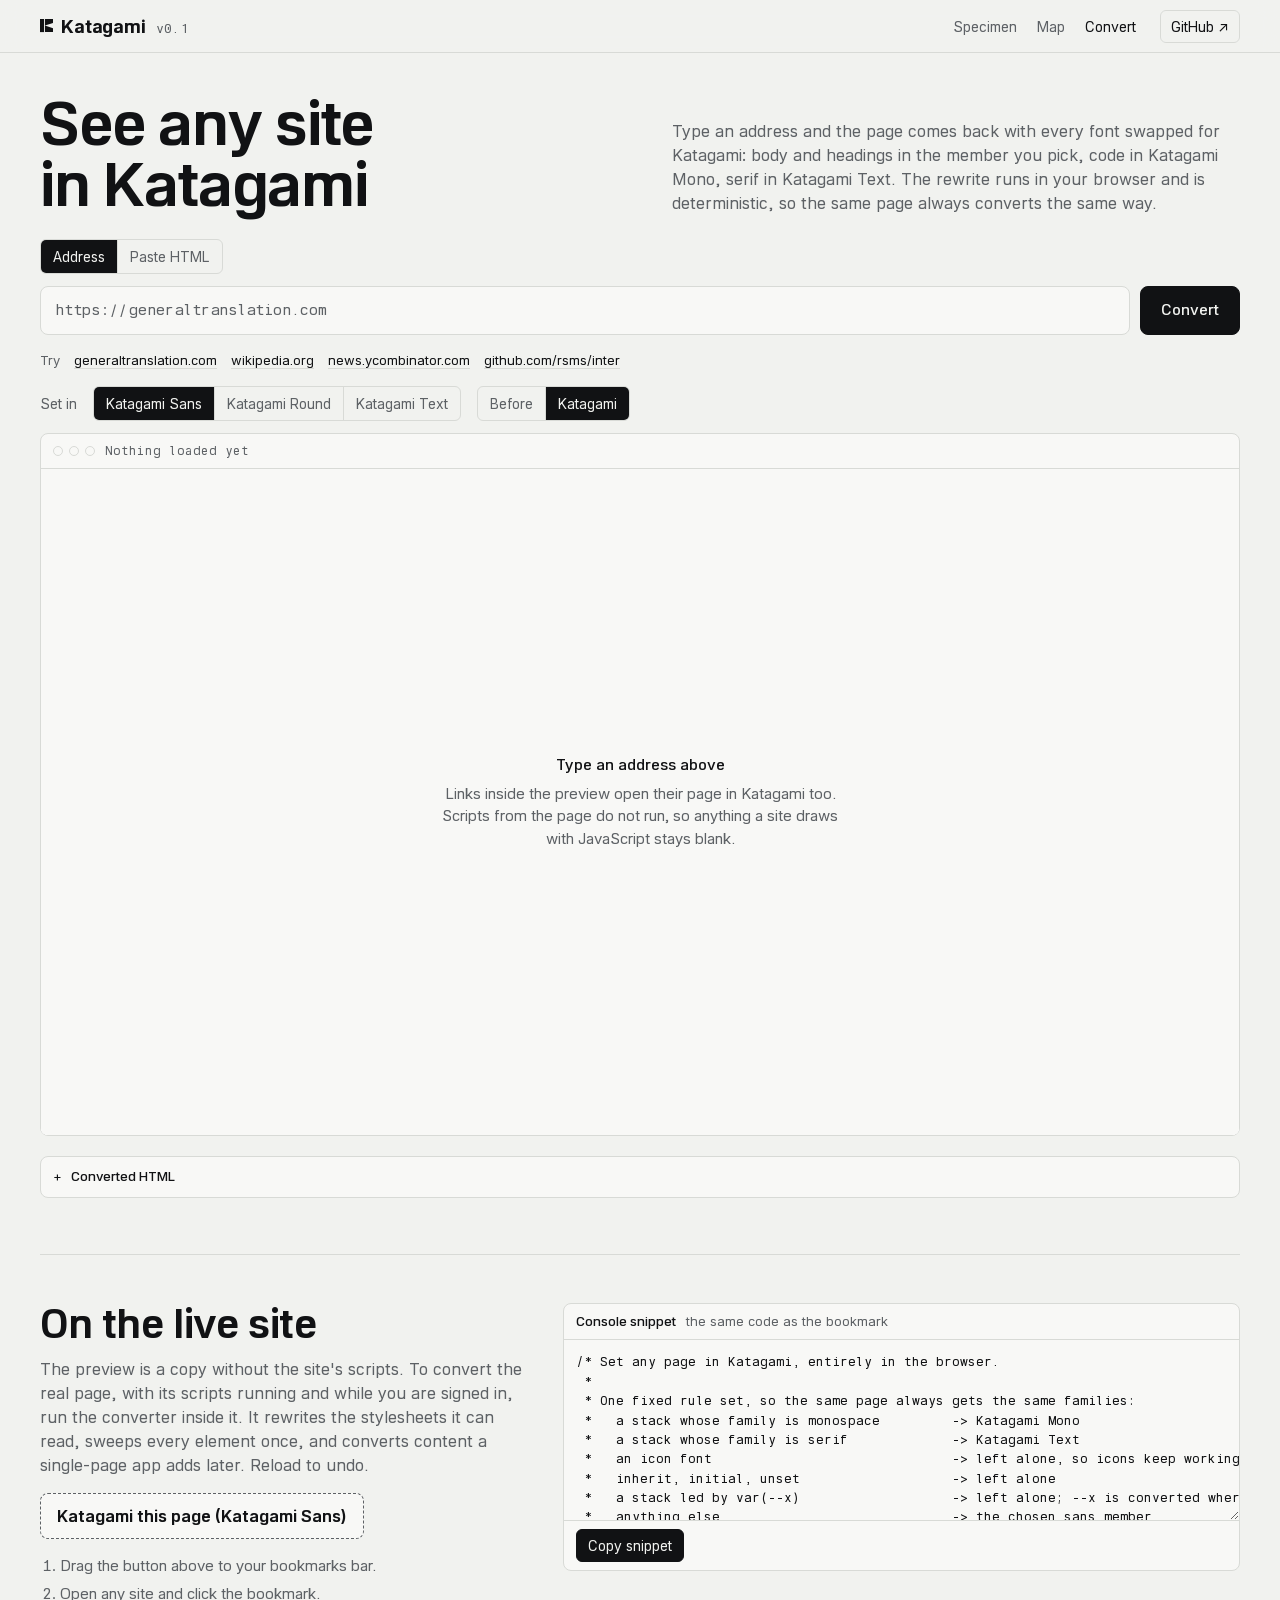
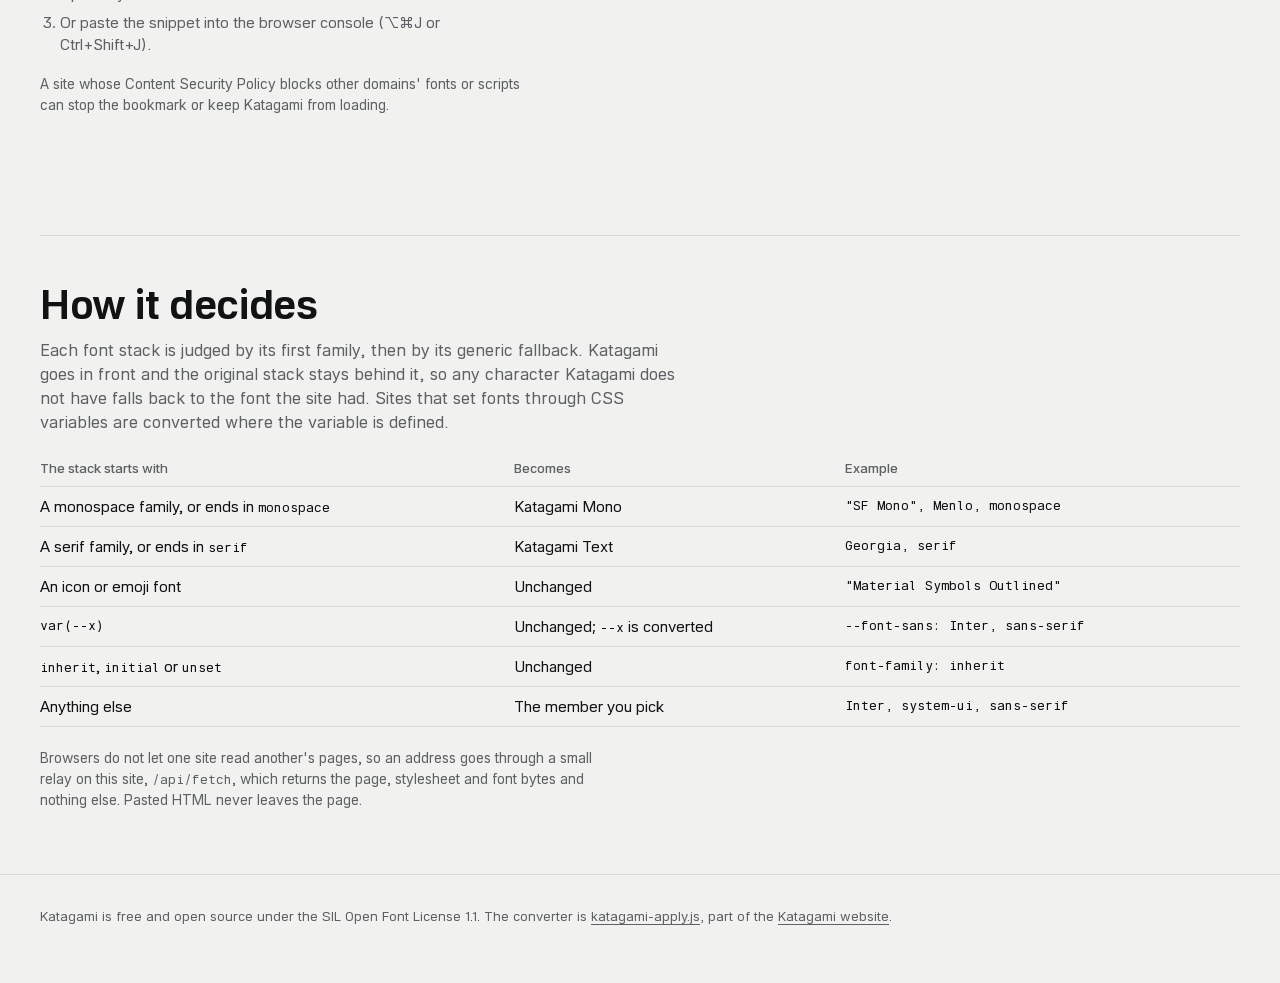
<file: convert-page.html>
<title>Katagami Converter</title>
<link rel="stylesheet" href="fonts/katagami.css">
<style>
/* Layout: an address bar over a browser frame. Type a site, see it in Katagami,
   flip back to compare. Pasted HTML, the bookmark and the rules sit below.
   Same tokens as the specimen. */
:root {
  --sheet: #f1f2ef;
  --panel: #f8f8f6;
  --ink: #111214;
  --ink-2: #5d6165;
  --rule: #d8dad6;
  --cut: #d92d20;
  --score: #2457c5;
  --sans: "Katagami Sans", ui-sans-serif, system-ui, -apple-system, "Segoe UI", sans-serif;
  --mono: "Katagami Mono", ui-monospace, "SFMono-Regular", Menlo, Consolas, monospace;
  --gutter: clamp(16px, 4vw, 40px);
}
@media (prefers-color-scheme: dark) {
  :root:not([data-theme="light"]) {
    --sheet: #0e0f10; --panel: #151618; --ink: #ebece9; --ink-2: #9a9ea2;
    --rule: #26282b; --cut: #ff5246; --score: #6c94ff; color-scheme: dark;
  }
}
:root[data-theme="dark"] {
  --sheet: #0e0f10; --panel: #151618; --ink: #ebece9; --ink-2: #9a9ea2;
  --rule: #26282b; --cut: #ff5246; --score: #6c94ff; color-scheme: dark;
}

* { box-sizing: border-box; }
[hidden] { display: none !important; }
body { margin: 0; background: var(--sheet); color: var(--ink); font-family: var(--sans); line-height: 1.5; -webkit-font-smoothing: antialiased; }
a { color: inherit; text-underline-offset: 3px; text-decoration-thickness: 1px; }
a:hover { color: var(--cut); }
:focus-visible { outline: 2px solid var(--score); outline-offset: 2px; }
.wrap { max-width: 1280px; margin-inline: auto; padding-inline: var(--gutter); }

.top { position: sticky; top: env(safe-area-inset-top, 0px); z-index: 10; background: color-mix(in srgb, var(--sheet) 88%, transparent); backdrop-filter: blur(10px); border-bottom: 1px solid var(--rule); }
.top .wrap { display: flex; align-items: center; gap: 24px; height: 52px; }
.brand { display: flex; align-items: baseline; gap: 10px; text-decoration: none; }
.brand b { font-weight: 650; font-size: 1.125rem; letter-spacing: -0.01em; }
.brand .mark { width: 0.82rem; height: 0.82rem; fill: currentColor; flex: none; margin-right: -2px; }
.brand span { font-family: var(--mono); font-size: 0.8125rem; color: var(--ink-2); }
.top nav { display: flex; gap: 20px; margin-left: auto; font-size: 0.875rem; }
.top nav a { text-decoration: none; color: var(--ink-2); }
.top nav a[aria-current="page"], .top nav a:hover { color: var(--ink); }
.top .gh { font-size: 0.875rem; text-decoration: none; border: 1px solid var(--rule); border-radius: 6px; padding: 5px 10px; }
@media (max-width: 640px) { .top nav { gap: 14px; } .top .gh { display: none; } }

.intro { display: grid; grid-template-columns: minmax(0, 6fr) minmax(0, 6fr); gap: 20px 64px; padding-block: 40px 24px; align-items: end; }
.intro h1 { font-size: clamp(2.25rem, 5vw, 3.75rem); line-height: 1.02; font-weight: 600; letter-spacing: -0.02em; margin: 0; text-wrap: balance; }
.intro p { margin: 0; color: var(--ink-2); max-width: 58ch; }
@media (max-width: 860px) { .intro { grid-template-columns: 1fr; } }

.go { display: flex; gap: 10px; align-items: stretch; }
.address { flex: 1; min-width: 0; display: flex; align-items: center; border: 1px solid var(--rule); border-radius: 8px; background: var(--panel); padding-left: 14px; }
.address:focus-within { border-color: var(--ink); }
.address span { font-family: var(--mono); font-size: 0.9375rem; color: var(--ink-2); }
.address input { flex: 1; min-width: 0; border: 0; background: transparent; font: inherit; font-family: var(--mono); font-size: 0.9375rem; color: var(--ink); padding: 12px 12px 12px 2px; outline: none; }
.btn { font: inherit; font-size: 0.875rem; color: inherit; background: var(--panel); border: 1px solid var(--rule); border-radius: 6px; padding: 5px 11px; cursor: pointer; text-decoration: none; display: inline-flex; align-items: center; gap: 6px; }
.btn:hover { border-color: var(--ink); color: inherit; }
.btn.primary { background: var(--ink); color: var(--sheet); border-color: var(--ink); }
.btn.primary:hover { color: var(--sheet); }
.go .btn { border-radius: 8px; padding-inline: 20px; font-size: 0.9375rem; font-weight: 500; }
.go .btn[disabled] { opacity: 0.5; cursor: progress; }
.picks { display: flex; flex-wrap: wrap; gap: 6px 14px; margin-top: 10px; font-size: 0.8125rem; color: var(--ink-2); }
.picks button { font: inherit; color: var(--ink); background: none; border: 0; padding: 0; cursor: pointer; text-decoration: underline; text-underline-offset: 3px; text-decoration-color: var(--rule); }
.picks button:hover { color: var(--cut); text-decoration-color: currentColor; }

.paste { display: grid; grid-template-columns: minmax(0, 1fr); border: 1px solid var(--rule); border-radius: 8px; background: var(--panel); overflow: hidden; }
textarea, .paste input { font-family: var(--mono); font-size: 12.5px; line-height: 1.55; color: var(--ink); background: transparent; border: 0; padding: 12px; outline: none; resize: vertical; width: 100%; tab-size: 2; }
.paste textarea { min-height: 220px; white-space: pre; }
.paste input { border-top: 1px solid var(--rule); font-size: 12px; padding: 9px 12px; }
::placeholder { color: var(--ink-2); }

.bar { display: flex; flex-wrap: wrap; gap: 10px 16px; align-items: center; padding-block: 16px 12px; font-size: 0.875rem; }
.bar .label { color: var(--ink-2); }
.seg { display: inline-flex; border: 1px solid var(--rule); border-radius: 6px; overflow: hidden; }
.seg button { background: none; border: 0; padding: 6px 12px; cursor: pointer; font: inherit; font-size: 0.875rem; color: var(--ink-2); }
.seg button + button { border-left: 1px solid var(--rule); }
.seg button[aria-pressed="true"] { background: var(--ink); color: var(--sheet); }
.seg button:hover:not([aria-pressed="true"]) { color: var(--ink); }
.stats { margin-left: auto; font-family: var(--mono); font-size: 0.75rem; color: var(--ink-2); text-align: right; }

.panel { border: 1px solid var(--rule); border-radius: 8px; background: var(--panel); overflow: hidden; display: flex; flex-direction: column; min-width: 0; }
.panel > header { display: flex; align-items: center; gap: 10px; padding: 8px 12px; border-bottom: 1px solid var(--rule); font-size: 0.8125rem; color: var(--ink-2); min-width: 0; }
.panel > header b { font-weight: 500; color: var(--ink); }
.where { font-family: var(--mono); font-size: 0.75rem; overflow: hidden; text-overflow: ellipsis; white-space: nowrap; min-width: 0; flex: 1; }
.dots { display: flex; gap: 6px; flex: none; }
.dots i { width: 10px; height: 10px; border-radius: 50%; border: 1px solid var(--rule); }
.stage { position: relative; height: max(480px, 74vh); background: #fff; }
.stage iframe { position: absolute; inset: 0; width: 100%; height: 100%; border: 0; background: #fff; }
.stage iframe[data-off] { visibility: hidden; }
.note { position: absolute; inset: 0; display: grid; place-items: center; padding: 24px; text-align: center; background: var(--panel); font-size: 0.9375rem; }
.note p { margin: 0; max-width: 46ch; color: var(--ink-2); }
.note b { display: block; color: var(--ink); font-weight: 500; margin-bottom: 6px; }
.note .bar-run { width: 160px; height: 2px; margin: 14px auto 0; background: var(--rule); overflow: hidden; }
.note .bar-run::after { content: ""; display: block; width: 40%; height: 100%; background: var(--ink); animation: run 0.9s linear infinite; }
@keyframes run { from { transform: translateX(-100%); } to { transform: translateX(250%); } }
@media (prefers-reduced-motion: reduce) { .note .bar-run::after { animation: none; width: 100%; } }

details.panel { margin-top: 20px; }
details.panel > summary { list-style: none; cursor: pointer; display: flex; gap: 10px; align-items: center; padding: 10px 12px; font-size: 0.8125rem; color: var(--ink-2); }
details.panel > summary::-webkit-details-marker { display: none; }
details.panel > summary b { font-weight: 500; color: var(--ink); }
details.panel > summary::before { content: "+"; font-family: var(--mono); color: var(--ink); width: 1ch; }
details.panel[open] > summary::before { content: "−"; }
details.panel[open] > summary { border-bottom: 1px solid var(--rule); }
.out textarea { min-height: 260px; resize: vertical; white-space: pre; }
.out footer { display: flex; gap: 8px; padding: 8px 12px; border-top: 1px solid var(--rule); }

section.plate { border-top: 1px solid var(--rule); padding-block: 48px; margin-top: 56px; }
.plate h2 { font-size: clamp(1.75rem, 3.4vw, 2.5rem); line-height: 1.05; font-weight: 600; letter-spacing: -0.01em; margin: 0 0 12px; }
.plate p { margin: 0 0 16px; color: var(--ink-2); max-width: 64ch; }
.live { display: grid; grid-template-columns: minmax(0, 5fr) minmax(0, 7fr); gap: 20px 40px; align-items: start; }
.bookmarklet { display: inline-flex; align-items: center; gap: 8px; font-weight: 600; text-decoration: none; padding: 10px 16px; border-radius: 8px; border: 1.5px dashed var(--ink-2); background: var(--panel); cursor: grab; }
.bookmarklet:hover { border-color: var(--cut); color: var(--ink); }
.steps { margin: 16px 0 0; padding-left: 20px; color: var(--ink-2); font-size: 0.9375rem; display: grid; gap: 6px; }
@media (max-width: 900px) { .live { grid-template-columns: 1fr; } }
table { border-collapse: collapse; width: 100%; font-size: 0.9375rem; }
th, td { text-align: left; padding: 10px 12px 10px 0; border-bottom: 1px solid var(--rule); vertical-align: top; }
th { font-weight: 500; color: var(--ink-2); font-size: 0.8125rem; }
td code, p code { font-family: var(--mono); font-size: 0.8125rem; }
.table-scroll { overflow-x: auto; }
footer.page { border-top: 1px solid var(--rule); padding-block: 32px 56px; font-size: 0.8125rem; color: var(--ink-2); }
@media (max-width: 640px) { .stats { margin-left: 0; text-align: left; flex-basis: 100%; } .go .btn { padding-inline: 14px; } }
</style>

<header class="top">
  <div class="wrap">
    <a class="brand" href="/"><svg class="mark" viewBox="0 0 100 100" aria-hidden="true"><path d="M0 0 L31 0 L31 100 L0 100 Z"/><path d="M38 0 L100 0 L100 30 L38 50 Z"/><path d="M38 50 L100 70 L100 100 L38 100 Z"/></svg><b>Katagami</b><span>v0.1</span></a>
    <nav aria-label="Pages">
      <a href="/">Specimen</a>
      <a href="/map">Map</a>
      <a href="/convert" aria-current="page">Convert</a>
    </nav>
    <a class="gh" href="https://github.com/Kevin-Liu-01/Katagami" target="_blank" rel="noopener">GitHub ↗</a>
  </div>
</header>

<main>
  <div class="wrap intro">
    <h1>See any site in Katagami</h1>
    <p>Type an address and the page comes back with every font swapped for Katagami: body and headings in the member you pick, code in Katagami Mono, serif in Katagami Text. The rewrite runs in your browser and is deterministic, so the same page always converts the same way.</p>
  </div>

  <div class="wrap">
    <div class="seg" role="group" aria-label="Source" id="mode" style="margin-bottom: 12px">
      <button type="button" data-v="url" aria-pressed="true">Address</button>
      <button type="button" data-v="html" aria-pressed="false">Paste HTML</button>
    </div>

    <div id="by-url">
      <form class="go" id="go" autocomplete="off">
        <label class="address"><span>https://</span><input id="url" type="text" inputmode="url" spellcheck="false" placeholder="generaltranslation.com" aria-label="Site address"></label>
        <button class="btn primary" type="submit" id="go-btn">Convert</button>
      </form>
      <div class="picks"><span>Try</span>
        <button type="button" data-url="generaltranslation.com">generaltranslation.com</button>
        <button type="button" data-url="en.wikipedia.org/wiki/Typeface">wikipedia.org</button>
        <button type="button" data-url="news.ycombinator.com">news.ycombinator.com</button>
        <button type="button" data-url="github.com/rsms/inter">github.com/rsms/inter</button>
      </div>
    </div>

    <div id="by-html" hidden>
      <div class="paste">
        <textarea id="input" spellcheck="false" aria-label="HTML to convert" placeholder="Paste a page's HTML (View Source, then copy all) or any fragment."></textarea>
        <input type="url" id="base" placeholder="The page's address (optional), so its linked stylesheets, images and fonts load too" aria-label="Page address for relative links">
      </div>
    </div>

    <div class="bar">
      <span class="label">Set in</span>
      <div class="seg" role="group" aria-label="Katagami member for body text" id="member">
        <button type="button" data-v="sans" aria-pressed="true">Katagami Sans</button>
        <button type="button" data-v="round" aria-pressed="false">Katagami Round</button>
        <button type="button" data-v="text" aria-pressed="false">Katagami Text</button>
      </div>
      <div class="seg" role="group" aria-label="Before or after" id="view">
        <button type="button" data-v="before" aria-pressed="false">Before</button>
        <button type="button" data-v="after" aria-pressed="true">Katagami</button>
      </div>
      <span class="stats" id="stats" aria-live="polite"></span>
    </div>

    <div class="panel">
      <header><span class="dots" aria-hidden="true"><i></i><i></i><i></i></span><span class="where" id="where">Nothing loaded yet</span><a class="btn" id="original" href="#" target="_blank" rel="noopener" hidden>Original ↗</a></header>
      <div class="stage">
        <iframe id="after" sandbox="allow-scripts" title="The page in Katagami"></iframe>
        <iframe id="before" sandbox="allow-scripts" title="The page as it was" data-off></iframe>
        <div class="note" id="note"><div><b>Type an address above</b><p>Links inside the preview open their page in Katagami too. Scripts from the page do not run, so anything a site draws with JavaScript stays blank.</p></div></div>
      </div>
    </div>

    <details class="panel out" id="code">
      <summary><b>Converted HTML</b><span id="code-size"></span></summary>
      <textarea id="output" readonly spellcheck="false" aria-label="Converted HTML"></textarea>
      <footer>
        <button class="btn primary" type="button" id="copy-out">Copy HTML</button>
        <a class="btn" id="download" download="katagami.html" href="#">Download .html</a>
      </footer>
    </details>

    <section class="plate" id="live">
      <div class="live">
        <div>
          <h2>On the live site</h2>
          <p>The preview is a copy without the site's scripts. To convert the real page, with its scripts running and while you are signed in, run the converter inside it. It rewrites the stylesheets it can read, sweeps every element once, and converts content a single-page app adds later. Reload to undo.</p>
          <a class="bookmarklet" id="bookmarklet" href="#">Katagami this page</a>
          <ol class="steps">
            <li>Drag the button above to your bookmarks bar.</li>
            <li>Open any site and click the bookmark.</li>
            <li>Or paste the snippet into the browser console (⌥⌘J or Ctrl+Shift+J).</li>
          </ol>
          <p style="margin-top: 16px; font-size: 0.875rem">A site whose Content Security Policy blocks other domains' fonts or scripts can stop the bookmark or keep Katagami from loading.</p>
        </div>
        <div class="panel out">
          <header><b>Console snippet</b><span>the same code as the bookmark</span></header>
          <textarea id="snippet" readonly spellcheck="false" aria-label="Console snippet" style="min-height: 180px"></textarea>
          <footer><button class="btn primary" type="button" id="copy-snippet">Copy snippet</button></footer>
        </div>
      </div>
    </section>

    <section class="plate" id="rules">
      <h2>How it decides</h2>
      <p>Each font stack is judged by its first family, then by its generic fallback. Katagami goes in front and the original stack stays behind it, so any character Katagami does not have falls back to the font the site had. Sites that set fonts through CSS variables are converted where the variable is defined.</p>
      <div class="table-scroll">
        <table>
          <thead><tr><th>The stack starts with</th><th>Becomes</th><th>Example</th></tr></thead>
          <tbody>
            <tr><td>A monospace family, or ends in <code>monospace</code></td><td>Katagami Mono</td><td><code>"SF Mono", Menlo, monospace</code></td></tr>
            <tr><td>A serif family, or ends in <code>serif</code></td><td>Katagami Text</td><td><code>Georgia, serif</code></td></tr>
            <tr><td>An icon or emoji font</td><td>Unchanged</td><td><code>"Material Symbols Outlined"</code></td></tr>
            <tr><td><code>var(--x)</code></td><td>Unchanged; <code>--x</code> is converted</td><td><code>--font-sans: Inter, sans-serif</code></td></tr>
            <tr><td><code>inherit</code>, <code>initial</code> or <code>unset</code></td><td>Unchanged</td><td><code>font-family: inherit</code></td></tr>
            <tr><td>Anything else</td><td>The member you pick</td><td><code>Inter, system-ui, sans-serif</code></td></tr>
          </tbody>
        </table>
      </div>
      <p style="margin-top: 20px; font-size: 0.875rem">Browsers do not let one site read another's pages, so an address goes through a small relay on this site, <code>/api/fetch</code>, which returns the page, stylesheet and font bytes and nothing else. Pasted HTML never leaves the page.</p>
    </section>
  </div>
</main>
<footer class="page"><div class="wrap">Katagami is free and open source under the SIL Open Font License 1.1. The converter is <a href="katagami-apply.js">katagami-apply.js</a>, part of the <a href="https://github.com/Kevin-Liu-01/Katagami-Website">Katagami website</a>.</div></footer>

<script src="katagami-apply.js"></script>
<script>
(() => {
  const $ = (s) => document.querySelector(s);
  const K = window.KatagamiConvert;
  const RELAY = new URL("/api/fetch", location.href).href;
  const FONTS = new URL("/fonts/", location.href).href;
  const state = { mode: "url", member: "sans", view: "after", source: null, scroll: 0 };
  const cache = new Map(); // absolute URL -> Promise<{ text, url, bytes } | null>
  let applySource = "";
  let token = 0;

  const relayed = (url) => `${RELAY}?url=${encodeURIComponent(url)}`;

  // pages and stylesheets come back as bytes; decode them with the charset the site declared
  async function relay(url) {
    const r = await fetch(relayed(url));
    if (!r.ok) throw new Error((await r.text()) || `The relay answered ${r.status}.`);
    const bytes = await r.arrayBuffer();
    let charset = /charset=([\w-]+)/i.exec(r.headers.get("content-type") || "")?.[1];
    if (!charset) charset = /<meta[^>]+charset=["']?([\w-]+)/i.exec(new TextDecoder("latin1").decode(bytes.slice(0, 2048)))?.[1];
    let text;
    try { text = new TextDecoder(charset || "utf-8").decode(bytes); } catch { text = new TextDecoder().decode(bytes); }
    return { text, url: r.headers.get("x-final-url") || url, bytes: bytes.byteLength };
  }
  const sheet = (url) => {
    if (!cache.has(url)) cache.set(url, relay(url).catch(() => null));
    return cache.get(url);
  };

  async function sheetsFor(html, base) {
    const doc = new DOMParser().parseFromString(html, "text/html");
    const own = doc.querySelector("base[href]")?.getAttribute("href");
    const b = new URL(own || "", base).href;
    const hrefs = [...doc.querySelectorAll('link[rel~="stylesheet" i][href]')]
      .map((l) => { try { return new URL(l.getAttribute("href"), b).href; } catch { return null; } })
      .filter((u) => u && /^https?:/.test(u));
    const got = await Promise.all(hrefs.map(sheet));
    const sheets = new Map();
    let bytes = 0;
    hrefs.forEach((h, i) => { if (got[i]) { sheets.set(h, got[i].text); bytes += got[i].bytes; } });
    return { sheets, bytes, linked: hrefs.length };
  }

  function normalize(raw) {
    let s = raw.trim();
    if (!s) return null;
    if (!/^https?:\/\//i.test(s)) s = "https://" + s.replace(/^\/+/, "");
    try { const u = new URL(s); return /\./.test(u.hostname) ? u.href : null; } catch { return null; }
  }

  function note(title, text, busy) {
    $("#note").hidden = false;
    $("#note").innerHTML = `<div><b></b><p></p>${busy ? '<div class="bar-run"></div>' : ""}</div>`;
    $("#note b").textContent = title;
    $("#note p").textContent = text || "";
  }

  async function loadURL(raw, push = true) {
    const url = normalize(raw);
    if (!url) { note("That does not look like an address", "Try something like generaltranslation.com."); return; }
    const mine = ++token;
    $("#url").value = url.replace(/^https:\/\//, "").replace(/\/$/, "");
    $("#go-btn").disabled = true;
    note(`Fetching ${new URL(url).host}`, "The page, then its stylesheets.", true);
    try {
      const page = await relay(url);
      const { sheets, bytes, linked } = await sheetsFor(page.text, page.url);
      if (mine !== token) return;
      state.source = { html: page.text, base: page.url, sheets, bytes: page.bytes + bytes, linked };
      state.scroll = 0;
      if (push) {
        const q = new URLSearchParams({ url: page.url.replace(/^https:\/\//, "") });
        if (state.member !== "sans") q.set("member", state.member);
        history.replaceState(null, "", `?${q}`);
      }
      render(true);
    } catch (e) {
      if (mine !== token) return;
      note(`Could not convert ${new URL(url).host}`, `${e.message} Some sites refuse automated requests; paste the page's HTML instead, or use the bookmark below on the live site.`);
    } finally {
      if (mine === token) $("#go-btn").disabled = false;
    }
  }

  let pasteTimer = 0;
  async function loadPaste() {
    const html = $("#input").value;
    const mine = ++token;
    if (!html.trim()) { state.source = null; note("Paste some HTML", "A whole page or a fragment."); $("#stats").textContent = ""; return; }
    const base = normalize($("#base").value || "");
    const extra = base ? await sheetsFor(html, base) : { sheets: new Map(), bytes: 0, linked: 0 };
    if (mine !== token) return;
    state.source = { html, base, ...extra, bytes: html.length + extra.bytes };
    render(true);
  }

  // Inside the preview: report scrolling, accept a scroll position, and send link
  // clicks back here so the next page converts too.
  const FRAME_SCRIPT = `(()=>{let t=0;addEventListener("scroll",()=>{cancelAnimationFrame(t);t=requestAnimationFrame(()=>parent.postMessage({kerf:"scroll",y:scrollY},"*"))},{passive:true});
addEventListener("message",e=>{if(e.data&&e.data.kerf==="scrollTo")scrollTo(0,e.data.y)});
addEventListener("click",e=>{const a=e.target.closest&&e.target.closest("a[href]");if(!a)return;e.preventDefault();const h=a.getAttribute("href");
if(h.startsWith("#")){const t=document.getElementById(decodeURIComponent(h.slice(1)));if(t)t.scrollIntoView();return}
if(/^https?:/.test(a.href))parent.postMessage({kerf:"go",href:a.href},"*")},true)})();`;

  // the preview copy runs none of the page's scripts, handlers, refreshes or policies
  function previewDoc(doc, kerf) {
    doc.querySelectorAll('script, noscript, object, embed, meta[http-equiv], link[rel~="preload" i], link[rel~="modulepreload" i], link[rel~="prefetch" i]').forEach((n) => n.remove());
    for (const el of doc.querySelectorAll("*")) {
      for (const a of [...el.attributes]) if (/^on/i.test(a.name) || a.name === "integrity" || a.name === "crossorigin" || a.name === "nonce") el.removeAttribute(a.name);
    }
    const s = doc.createElement("script");
    s.textContent = FRAME_SCRIPT + (kerf && applySource
      ? `\n${applySource}\n;KatagamiConvert.apply(${JSON.stringify({ sans: state.member, fontBase: FONTS })});`
      : "");
    doc.body.append(s);
    return "<!doctype html>\n" + doc.documentElement.outerHTML;
  }

  let downloadURL = "";
  function render(fresh) {
    const src = state.source;
    if (!src) return;
    const opts = { sans: state.member, base: src.base, sheets: src.sheets, fontBase: FONTS, fontURL: src.base ? relayed : null };
    const t0 = performance.now();
    const after = K.rewriteHTML(src.html, opts);
    const ms = performance.now() - t0;
    $("#output").value = after.html;
    $("#code-size").textContent = `${(after.html.length / 1024).toFixed(0)} KB`;
    if (downloadURL) URL.revokeObjectURL(downloadURL);
    downloadURL = URL.createObjectURL(new Blob([after.html], { type: "text/html" }));
    $("#download").href = downloadURL;
    $("#download").download = `${src.base ? new URL(src.base).hostname : "page"}-katagami.html`;

    const counts = Object.entries(after.stats).filter(([k, v]) => v && k !== "icon").map(([k, v]) => `${v} ${k.replace("Katagami ", "")}`);
    $("#stats").textContent = `${counts.join(" · ") || "no font declarations"} · ${src.linked ? `${src.sheets.size}/${src.linked} stylesheets · ` : ""}${(src.bytes / 1024).toFixed(src.bytes < 10240 ? 1 : 0)} KB · converted in ${ms.toFixed(0)} ms`;

    $("#where").textContent = src.base || "Pasted HTML";
    $("#original").hidden = !src.base;
    if (src.base) $("#original").href = src.base;
    $("#note").hidden = true;
    $("#after").srcdoc = previewDoc(after.doc, true);
    if (fresh) $("#before").srcdoc = previewDoc(K.rewriteHTML(src.html, { ...opts, convert: false }).doc, false);
  }

  function show(view) {
    state.view = view;
    const on = view === "after" ? $("#after") : $("#before");
    const off = view === "after" ? $("#before") : $("#after");
    on.contentWindow?.postMessage({ kerf: "scrollTo", y: state.scroll }, "*");
    on.removeAttribute("data-off");
    off.setAttribute("data-off", "");
  }

  addEventListener("message", (e) => {
    const frames = [$("#after").contentWindow, $("#before").contentWindow];
    if (!frames.includes(e.source) || !e.data) return;
    if (e.data.kerf === "scroll") state.scroll = e.data.y;
    if (e.data.kerf === "go" && /^https?:\/\//.test(e.data.href)) { setMode("url"); loadURL(e.data.href); }
  });
  // a re-rendered frame returns to where the reader was
  for (const f of [$("#after"), $("#before")]) f.addEventListener("load", () => f.contentWindow.postMessage({ kerf: "scrollTo", y: state.scroll }, "*"));

  function liveCode() {
    const call = `KatagamiConvert.apply(${JSON.stringify({ sans: state.member })});`;
    $("#snippet").value = `${applySource}\n${call}`;
    $("#bookmarklet").href = "javascript:" + encodeURIComponent(`(()=>{${applySource}\n${call}})();void 0`);
    $("#bookmarklet").textContent = `Katagami this page (${K.MEMBERS[state.member]})`;
  }

  function press(group, value) {
    $(group).querySelectorAll("button[data-v]").forEach((b) => b.setAttribute("aria-pressed", b.dataset.v === value));
  }
  function setMode(mode) {
    state.mode = mode;
    press("#mode", mode);
    $("#by-url").hidden = mode !== "url";
    $("#by-html").hidden = mode !== "html";
  }
  function wire(group, fn) {
    $(group).addEventListener("click", (e) => {
      const b = e.target.closest("button[data-v]");
      if (!b) return;
      press(group, b.dataset.v);
      fn(b.dataset.v);
    });
  }
  wire("#mode", (v) => { setMode(v); (v === "html" ? $("#input") : $("#url")).focus(); });
  wire("#member", (v) => {
    state.member = v;
    const q = new URLSearchParams(location.search);
    if (v === "sans") q.delete("member"); else q.set("member", v);
    history.replaceState(null, "", q.toString() ? `?${q}` : location.pathname);
    render(false);
    liveCode();
  });
  wire("#view", show);
  $("#go").addEventListener("submit", (e) => { e.preventDefault(); loadURL($("#url").value); });
  document.querySelectorAll(".picks button").forEach((b) => b.addEventListener("click", () => loadURL(b.dataset.url)));
  const schedulePaste = () => { clearTimeout(pasteTimer); pasteTimer = setTimeout(loadPaste, 200); };
  $("#input").addEventListener("input", schedulePaste);
  $("#base").addEventListener("input", schedulePaste);
  $("#bookmarklet").addEventListener("click", (e) => e.preventDefault());
  function copier(button, source, label) {
    $(button).addEventListener("click", async () => {
      try { await navigator.clipboard.writeText($(source).value); $(button).textContent = "Copied"; }
      catch { $(source).select(); $(button).textContent = "Selected, press Copy"; }
      setTimeout(() => ($(button).textContent = label), 1600);
    });
  }
  copier("#copy-out", "#output", "Copy HTML");
  copier("#copy-snippet", "#snippet", "Copy snippet");

  const q = new URLSearchParams(location.search);
  if (K.MEMBERS[q.get("member")]) { state.member = q.get("member"); press("#member", state.member); }
  const ready = fetch($('script[src^="katagami-apply.js"]').getAttribute("src"))
    .then((r) => r.text())
    .then((t) => { applySource = t.trim(); liveCode(); });
  if (q.get("url")) ready.then(() => loadURL(q.get("url"), false));
})();
</script>
</file>
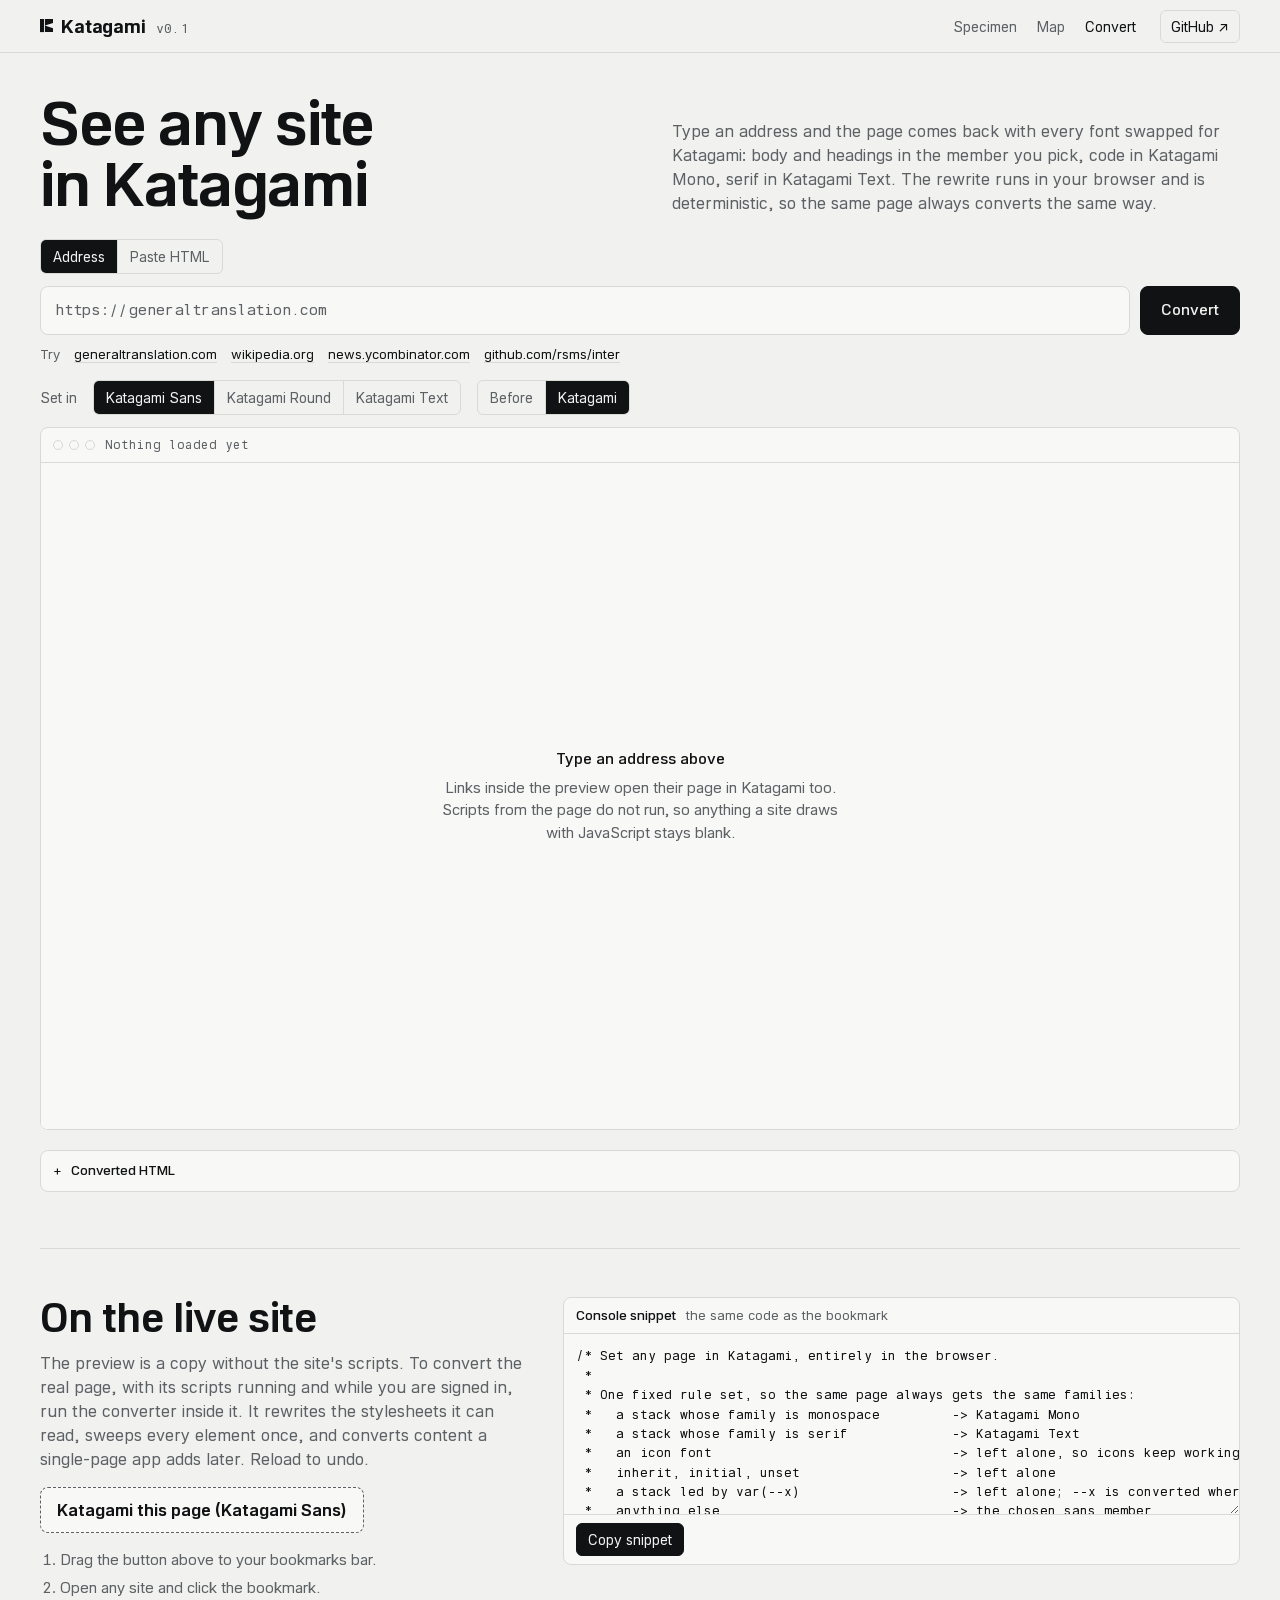
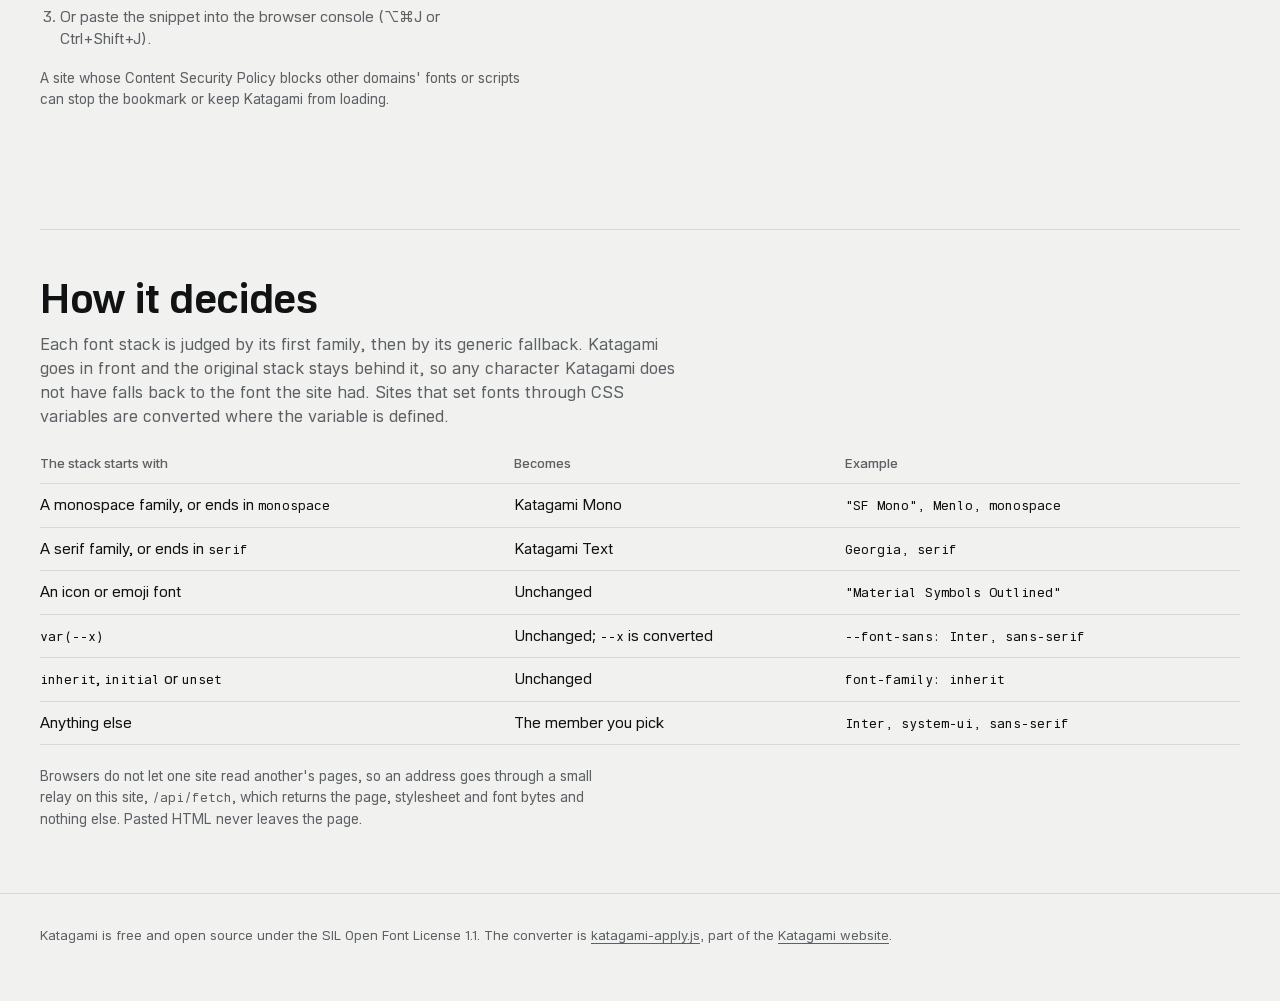
<file: convert.html>
<!doctype html>
<html lang="en">
<head>
<meta charset="utf-8">
<meta name="viewport" content="width=device-width, initial-scale=1, viewport-fit=cover">
<link rel="icon" href="/favicon.svg" type="image/svg+xml">
<link rel="icon" href="/favicon.png" type="image/png" sizes="64x64">
<link rel="apple-touch-icon" href="/apple-touch-icon.png">
</head>
<body>
<title>Katagami Converter</title>
<link rel="stylesheet" href="fonts/katagami.css?v=ee846fe932">
<style>
/* Layout: an address bar over a browser frame. Type a site, see it in Katagami,
   flip back to compare. Pasted HTML, the bookmark and the rules sit below.
   Same tokens as the specimen. */
:root {
  --sheet: #f1f2ef;
  --panel: #f8f8f6;
  --ink: #111214;
  --ink-2: #5d6165;
  --rule: #d8dad6;
  --cut: #d92d20;
  --score: #2457c5;
  --sans: "Katagami Sans", ui-sans-serif, system-ui, -apple-system, "Segoe UI", sans-serif;
  --mono: "Katagami Mono", ui-monospace, "SFMono-Regular", Menlo, Consolas, monospace;
  --gutter: clamp(16px, 4vw, 40px);
}
@media (prefers-color-scheme: dark) {
  :root:not([data-theme="light"]) {
    --sheet: #0e0f10; --panel: #151618; --ink: #ebece9; --ink-2: #9a9ea2;
    --rule: #26282b; --cut: #ff5246; --score: #6c94ff; color-scheme: dark;
  }
}
:root[data-theme="dark"] {
  --sheet: #0e0f10; --panel: #151618; --ink: #ebece9; --ink-2: #9a9ea2;
  --rule: #26282b; --cut: #ff5246; --score: #6c94ff; color-scheme: dark;
}

* { box-sizing: border-box; }
[hidden] { display: none !important; }
body { margin: 0; background: var(--sheet); color: var(--ink); font-family: var(--sans); line-height: 1.5; -webkit-font-smoothing: antialiased; }
a { color: inherit; text-underline-offset: 3px; text-decoration-thickness: 1px; }
a:hover { color: var(--cut); }
:focus-visible { outline: 2px solid var(--score); outline-offset: 2px; }
.wrap { max-width: 1280px; margin-inline: auto; padding-inline: var(--gutter); }

.top { position: sticky; top: env(safe-area-inset-top, 0px); z-index: 10; background: color-mix(in srgb, var(--sheet) 88%, transparent); backdrop-filter: blur(10px); border-bottom: 1px solid var(--rule); }
.top .wrap { display: flex; align-items: center; gap: 24px; height: 52px; }
.brand { display: flex; align-items: baseline; gap: 10px; text-decoration: none; }
.brand b { font-weight: 650; font-size: 1.125rem; letter-spacing: -0.01em; }
.brand .mark { width: 0.82rem; height: 0.82rem; fill: currentColor; flex: none; margin-right: -2px; }
.brand span { font-family: var(--mono); font-size: 0.8125rem; color: var(--ink-2); }
.top nav { display: flex; gap: 20px; margin-left: auto; font-size: 0.875rem; }
.top nav a { text-decoration: none; color: var(--ink-2); }
.top nav a[aria-current="page"], .top nav a:hover { color: var(--ink); }
.top .gh { font-size: 0.875rem; text-decoration: none; border: 1px solid var(--rule); border-radius: 6px; padding: 5px 10px; }
@media (max-width: 640px) { .top nav { gap: 14px; } .top .gh { display: none; } }

.intro { display: grid; grid-template-columns: minmax(0, 6fr) minmax(0, 6fr); gap: 20px 64px; padding-block: 40px 24px; align-items: end; }
.intro h1 { font-size: clamp(2.25rem, 5vw, 3.75rem); line-height: 1.02; font-weight: 600; letter-spacing: -0.02em; margin: 0; text-wrap: balance; }
.intro p { margin: 0; color: var(--ink-2); max-width: 58ch; }
@media (max-width: 860px) { .intro { grid-template-columns: 1fr; } }

.go { display: flex; gap: 10px; align-items: stretch; }
.address { flex: 1; min-width: 0; display: flex; align-items: center; border: 1px solid var(--rule); border-radius: 8px; background: var(--panel); padding-left: 14px; }
.address:focus-within { border-color: var(--ink); }
.address span { font-family: var(--mono); font-size: 0.9375rem; color: var(--ink-2); }
.address input { flex: 1; min-width: 0; border: 0; background: transparent; font: inherit; font-family: var(--mono); font-size: 0.9375rem; color: var(--ink); padding: 12px 12px 12px 2px; outline: none; }
.btn { font: inherit; font-size: 0.875rem; color: inherit; background: var(--panel); border: 1px solid var(--rule); border-radius: 6px; padding: 5px 11px; cursor: pointer; text-decoration: none; display: inline-flex; align-items: center; gap: 6px; }
.btn:hover { border-color: var(--ink); color: inherit; }
.btn.primary { background: var(--ink); color: var(--sheet); border-color: var(--ink); }
.btn.primary:hover { color: var(--sheet); }
.go .btn { border-radius: 8px; padding-inline: 20px; font-size: 0.9375rem; font-weight: 500; }
.go .btn[disabled] { opacity: 0.5; cursor: progress; }
.picks { display: flex; flex-wrap: wrap; gap: 6px 14px; margin-top: 10px; font-size: 0.8125rem; color: var(--ink-2); }
.picks button { font: inherit; color: var(--ink); background: none; border: 0; padding: 0; cursor: pointer; text-decoration: underline; text-underline-offset: 3px; text-decoration-color: var(--rule); }
.picks button:hover { color: var(--cut); text-decoration-color: currentColor; }

.paste { display: grid; grid-template-columns: minmax(0, 1fr); border: 1px solid var(--rule); border-radius: 8px; background: var(--panel); overflow: hidden; }
textarea, .paste input { font-family: var(--mono); font-size: 12.5px; line-height: 1.55; color: var(--ink); background: transparent; border: 0; padding: 12px; outline: none; resize: vertical; width: 100%; tab-size: 2; }
.paste textarea { min-height: 220px; white-space: pre; }
.paste input { border-top: 1px solid var(--rule); font-size: 12px; padding: 9px 12px; }
::placeholder { color: var(--ink-2); }

.bar { display: flex; flex-wrap: wrap; gap: 10px 16px; align-items: center; padding-block: 16px 12px; font-size: 0.875rem; }
.bar .label { color: var(--ink-2); }
.seg { display: inline-flex; border: 1px solid var(--rule); border-radius: 6px; overflow: hidden; }
.seg button { background: none; border: 0; padding: 6px 12px; cursor: pointer; font: inherit; font-size: 0.875rem; color: var(--ink-2); }
.seg button + button { border-left: 1px solid var(--rule); }
.seg button[aria-pressed="true"] { background: var(--ink); color: var(--sheet); }
.seg button:hover:not([aria-pressed="true"]) { color: var(--ink); }
.stats { margin-left: auto; font-family: var(--mono); font-size: 0.75rem; color: var(--ink-2); text-align: right; }

.panel { border: 1px solid var(--rule); border-radius: 8px; background: var(--panel); overflow: hidden; display: flex; flex-direction: column; min-width: 0; }
.panel > header { display: flex; align-items: center; gap: 10px; padding: 8px 12px; border-bottom: 1px solid var(--rule); font-size: 0.8125rem; color: var(--ink-2); min-width: 0; }
.panel > header b { font-weight: 500; color: var(--ink); }
.where { font-family: var(--mono); font-size: 0.75rem; overflow: hidden; text-overflow: ellipsis; white-space: nowrap; min-width: 0; flex: 1; }
.dots { display: flex; gap: 6px; flex: none; }
.dots i { width: 10px; height: 10px; border-radius: 50%; border: 1px solid var(--rule); }
.stage { position: relative; height: max(480px, 74vh); background: #fff; }
.stage iframe { position: absolute; inset: 0; width: 100%; height: 100%; border: 0; background: #fff; }
.stage iframe[data-off] { visibility: hidden; }
.note { position: absolute; inset: 0; display: grid; place-items: center; padding: 24px; text-align: center; background: var(--panel); font-size: 0.9375rem; }
.note p { margin: 0; max-width: 46ch; color: var(--ink-2); }
.note b { display: block; color: var(--ink); font-weight: 500; margin-bottom: 6px; }
.note .bar-run { width: 160px; height: 2px; margin: 14px auto 0; background: var(--rule); overflow: hidden; }
.note .bar-run::after { content: ""; display: block; width: 40%; height: 100%; background: var(--ink); animation: run 0.9s linear infinite; }
@keyframes run { from { transform: translateX(-100%); } to { transform: translateX(250%); } }
@media (prefers-reduced-motion: reduce) { .note .bar-run::after { animation: none; width: 100%; } }

details.panel { margin-top: 20px; }
details.panel > summary { list-style: none; cursor: pointer; display: flex; gap: 10px; align-items: center; padding: 10px 12px; font-size: 0.8125rem; color: var(--ink-2); }
details.panel > summary::-webkit-details-marker { display: none; }
details.panel > summary b { font-weight: 500; color: var(--ink); }
details.panel > summary::before { content: "+"; font-family: var(--mono); color: var(--ink); width: 1ch; }
details.panel[open] > summary::before { content: "−"; }
details.panel[open] > summary { border-bottom: 1px solid var(--rule); }
.out textarea { min-height: 260px; resize: vertical; white-space: pre; }
.out footer { display: flex; gap: 8px; padding: 8px 12px; border-top: 1px solid var(--rule); }

section.plate { border-top: 1px solid var(--rule); padding-block: 48px; margin-top: 56px; }
.plate h2 { font-size: clamp(1.75rem, 3.4vw, 2.5rem); line-height: 1.05; font-weight: 600; letter-spacing: -0.01em; margin: 0 0 12px; }
.plate p { margin: 0 0 16px; color: var(--ink-2); max-width: 64ch; }
.live { display: grid; grid-template-columns: minmax(0, 5fr) minmax(0, 7fr); gap: 20px 40px; align-items: start; }
.bookmarklet { display: inline-flex; align-items: center; gap: 8px; font-weight: 600; text-decoration: none; padding: 10px 16px; border-radius: 8px; border: 1.5px dashed var(--ink-2); background: var(--panel); cursor: grab; }
.bookmarklet:hover { border-color: var(--cut); color: var(--ink); }
.steps { margin: 16px 0 0; padding-left: 20px; color: var(--ink-2); font-size: 0.9375rem; display: grid; gap: 6px; }
@media (max-width: 900px) { .live { grid-template-columns: 1fr; } }
table { border-collapse: collapse; width: 100%; font-size: 0.9375rem; }
th, td { text-align: left; padding: 10px 12px 10px 0; border-bottom: 1px solid var(--rule); vertical-align: top; }
th { font-weight: 500; color: var(--ink-2); font-size: 0.8125rem; }
td code, p code { font-family: var(--mono); font-size: 0.8125rem; }
.table-scroll { overflow-x: auto; }
footer.page { border-top: 1px solid var(--rule); padding-block: 32px 56px; font-size: 0.8125rem; color: var(--ink-2); }
@media (max-width: 640px) { .stats { margin-left: 0; text-align: left; flex-basis: 100%; } .go .btn { padding-inline: 14px; } }
</style>

<header class="top">
  <div class="wrap">
    <a class="brand" href="/"><svg class="mark" viewBox="0 0 100 100" aria-hidden="true"><path d="M0 0 L31 0 L31 100 L0 100 Z"/><path d="M38 0 L100 0 L100 30 L38 50 Z"/><path d="M38 50 L100 70 L100 100 L38 100 Z"/></svg><b>Katagami</b><span>v0.1</span></a>
    <nav aria-label="Pages">
      <a href="/">Specimen</a>
      <a href="/map">Map</a>
      <a href="/convert" aria-current="page">Convert</a>
    </nav>
    <a class="gh" href="https://github.com/Kevin-Liu-01/Katagami" target="_blank" rel="noopener">GitHub ↗</a>
  </div>
</header>

<main>
  <div class="wrap intro">
    <h1>See any site in Katagami</h1>
    <p>Type an address and the page comes back with every font swapped for Katagami: body and headings in the member you pick, code in Katagami Mono, serif in Katagami Text. The rewrite runs in your browser and is deterministic, so the same page always converts the same way.</p>
  </div>

  <div class="wrap">
    <div class="seg" role="group" aria-label="Source" id="mode" style="margin-bottom: 12px">
      <button type="button" data-v="url" aria-pressed="true">Address</button>
      <button type="button" data-v="html" aria-pressed="false">Paste HTML</button>
    </div>

    <div id="by-url">
      <form class="go" id="go" autocomplete="off">
        <label class="address"><span>https://</span><input id="url" type="text" inputmode="url" spellcheck="false" placeholder="generaltranslation.com" aria-label="Site address"></label>
        <button class="btn primary" type="submit" id="go-btn">Convert</button>
      </form>
      <div class="picks"><span>Try</span>
        <button type="button" data-url="generaltranslation.com">generaltranslation.com</button>
        <button type="button" data-url="en.wikipedia.org/wiki/Typeface">wikipedia.org</button>
        <button type="button" data-url="news.ycombinator.com">news.ycombinator.com</button>
        <button type="button" data-url="github.com/rsms/inter">github.com/rsms/inter</button>
      </div>
    </div>

    <div id="by-html" hidden>
      <div class="paste">
        <textarea id="input" spellcheck="false" aria-label="HTML to convert" placeholder="Paste a page's HTML (View Source, then copy all) or any fragment."></textarea>
        <input type="url" id="base" placeholder="The page's address (optional), so its linked stylesheets, images and fonts load too" aria-label="Page address for relative links">
      </div>
    </div>

    <div class="bar">
      <span class="label">Set in</span>
      <div class="seg" role="group" aria-label="Katagami member for body text" id="member">
        <button type="button" data-v="sans" aria-pressed="true">Katagami Sans</button>
        <button type="button" data-v="round" aria-pressed="false">Katagami Round</button>
        <button type="button" data-v="text" aria-pressed="false">Katagami Text</button>
      </div>
      <div class="seg" role="group" aria-label="Before or after" id="view">
        <button type="button" data-v="before" aria-pressed="false">Before</button>
        <button type="button" data-v="after" aria-pressed="true">Katagami</button>
      </div>
      <span class="stats" id="stats" aria-live="polite"></span>
    </div>

    <div class="panel">
      <header><span class="dots" aria-hidden="true"><i></i><i></i><i></i></span><span class="where" id="where">Nothing loaded yet</span><a class="btn" id="original" href="#" target="_blank" rel="noopener" hidden>Original ↗</a></header>
      <div class="stage">
        <iframe id="after" sandbox="allow-scripts" title="The page in Katagami"></iframe>
        <iframe id="before" sandbox="allow-scripts" title="The page as it was" data-off></iframe>
        <div class="note" id="note"><div><b>Type an address above</b><p>Links inside the preview open their page in Katagami too. Scripts from the page do not run, so anything a site draws with JavaScript stays blank.</p></div></div>
      </div>
    </div>

    <details class="panel out" id="code">
      <summary><b>Converted HTML</b><span id="code-size"></span></summary>
      <textarea id="output" readonly spellcheck="false" aria-label="Converted HTML"></textarea>
      <footer>
        <button class="btn primary" type="button" id="copy-out">Copy HTML</button>
        <a class="btn" id="download" download="katagami.html" href="#">Download .html</a>
      </footer>
    </details>

    <section class="plate" id="live">
      <div class="live">
        <div>
          <h2>On the live site</h2>
          <p>The preview is a copy without the site's scripts. To convert the real page, with its scripts running and while you are signed in, run the converter inside it. It rewrites the stylesheets it can read, sweeps every element once, and converts content a single-page app adds later. Reload to undo.</p>
          <a class="bookmarklet" id="bookmarklet" href="#">Katagami this page</a>
          <ol class="steps">
            <li>Drag the button above to your bookmarks bar.</li>
            <li>Open any site and click the bookmark.</li>
            <li>Or paste the snippet into the browser console (⌥⌘J or Ctrl+Shift+J).</li>
          </ol>
          <p style="margin-top: 16px; font-size: 0.875rem">A site whose Content Security Policy blocks other domains' fonts or scripts can stop the bookmark or keep Katagami from loading.</p>
        </div>
        <div class="panel out">
          <header><b>Console snippet</b><span>the same code as the bookmark</span></header>
          <textarea id="snippet" readonly spellcheck="false" aria-label="Console snippet" style="min-height: 180px"></textarea>
          <footer><button class="btn primary" type="button" id="copy-snippet">Copy snippet</button></footer>
        </div>
      </div>
    </section>

    <section class="plate" id="rules">
      <h2>How it decides</h2>
      <p>Each font stack is judged by its first family, then by its generic fallback. Katagami goes in front and the original stack stays behind it, so any character Katagami does not have falls back to the font the site had. Sites that set fonts through CSS variables are converted where the variable is defined.</p>
      <div class="table-scroll">
        <table>
          <thead><tr><th>The stack starts with</th><th>Becomes</th><th>Example</th></tr></thead>
          <tbody>
            <tr><td>A monospace family, or ends in <code>monospace</code></td><td>Katagami Mono</td><td><code>"SF Mono", Menlo, monospace</code></td></tr>
            <tr><td>A serif family, or ends in <code>serif</code></td><td>Katagami Text</td><td><code>Georgia, serif</code></td></tr>
            <tr><td>An icon or emoji font</td><td>Unchanged</td><td><code>"Material Symbols Outlined"</code></td></tr>
            <tr><td><code>var(--x)</code></td><td>Unchanged; <code>--x</code> is converted</td><td><code>--font-sans: Inter, sans-serif</code></td></tr>
            <tr><td><code>inherit</code>, <code>initial</code> or <code>unset</code></td><td>Unchanged</td><td><code>font-family: inherit</code></td></tr>
            <tr><td>Anything else</td><td>The member you pick</td><td><code>Inter, system-ui, sans-serif</code></td></tr>
          </tbody>
        </table>
      </div>
      <p style="margin-top: 20px; font-size: 0.875rem">Browsers do not let one site read another's pages, so an address goes through a small relay on this site, <code>/api/fetch</code>, which returns the page, stylesheet and font bytes and nothing else. Pasted HTML never leaves the page.</p>
    </section>
  </div>
</main>
<footer class="page"><div class="wrap">Katagami is free and open source under the SIL Open Font License 1.1. The converter is <a href="katagami-apply.js?v=899f941f6d">katagami-apply.js</a>, part of the <a href="https://github.com/Kevin-Liu-01/Katagami-Website">Katagami website</a>.</div></footer>

<script src="katagami-apply.js?v=899f941f6d"></script>
<script>
(() => {
  const $ = (s) => document.querySelector(s);
  const K = window.KatagamiConvert;
  const RELAY = new URL("/api/fetch", location.href).href;
  const FONTS = new URL("/fonts/", location.href).href;
  const state = { mode: "url", member: "sans", view: "after", source: null, scroll: 0 };
  const cache = new Map(); // absolute URL -> Promise<{ text, url, bytes } | null>
  let applySource = "";
  let token = 0;

  const relayed = (url) => `${RELAY}?url=${encodeURIComponent(url)}`;

  // pages and stylesheets come back as bytes; decode them with the charset the site declared
  async function relay(url) {
    const r = await fetch(relayed(url));
    if (!r.ok) throw new Error((await r.text()) || `The relay answered ${r.status}.`);
    const bytes = await r.arrayBuffer();
    let charset = /charset=([\w-]+)/i.exec(r.headers.get("content-type") || "")?.[1];
    if (!charset) charset = /<meta[^>]+charset=["']?([\w-]+)/i.exec(new TextDecoder("latin1").decode(bytes.slice(0, 2048)))?.[1];
    let text;
    try { text = new TextDecoder(charset || "utf-8").decode(bytes); } catch { text = new TextDecoder().decode(bytes); }
    return { text, url: r.headers.get("x-final-url") || url, bytes: bytes.byteLength };
  }
  const sheet = (url) => {
    if (!cache.has(url)) cache.set(url, relay(url).catch(() => null));
    return cache.get(url);
  };

  async function sheetsFor(html, base) {
    const doc = new DOMParser().parseFromString(html, "text/html");
    const own = doc.querySelector("base[href]")?.getAttribute("href");
    const b = new URL(own || "", base).href;
    const hrefs = [...doc.querySelectorAll('link[rel~="stylesheet" i][href]')]
      .map((l) => { try { return new URL(l.getAttribute("href"), b).href; } catch { return null; } })
      .filter((u) => u && /^https?:/.test(u));
    const got = await Promise.all(hrefs.map(sheet));
    const sheets = new Map();
    let bytes = 0;
    hrefs.forEach((h, i) => { if (got[i]) { sheets.set(h, got[i].text); bytes += got[i].bytes; } });
    return { sheets, bytes, linked: hrefs.length };
  }

  function normalize(raw) {
    let s = raw.trim();
    if (!s) return null;
    if (!/^https?:\/\//i.test(s)) s = "https://" + s.replace(/^\/+/, "");
    try { const u = new URL(s); return /\./.test(u.hostname) ? u.href : null; } catch { return null; }
  }

  function note(title, text, busy) {
    $("#note").hidden = false;
    $("#note").innerHTML = `<div><b></b><p></p>${busy ? '<div class="bar-run"></div>' : ""}</div>`;
    $("#note b").textContent = title;
    $("#note p").textContent = text || "";
  }

  async function loadURL(raw, push = true) {
    const url = normalize(raw);
    if (!url) { note("That does not look like an address", "Try something like generaltranslation.com."); return; }
    const mine = ++token;
    $("#url").value = url.replace(/^https:\/\//, "").replace(/\/$/, "");
    $("#go-btn").disabled = true;
    note(`Fetching ${new URL(url).host}`, "The page, then its stylesheets.", true);
    try {
      const page = await relay(url);
      const { sheets, bytes, linked } = await sheetsFor(page.text, page.url);
      if (mine !== token) return;
      state.source = { html: page.text, base: page.url, sheets, bytes: page.bytes + bytes, linked };
      state.scroll = 0;
      if (push) {
        const q = new URLSearchParams({ url: page.url.replace(/^https:\/\//, "") });
        if (state.member !== "sans") q.set("member", state.member);
        history.replaceState(null, "", `?${q}`);
      }
      render(true);
    } catch (e) {
      if (mine !== token) return;
      note(`Could not convert ${new URL(url).host}`, `${e.message} Some sites refuse automated requests; paste the page's HTML instead, or use the bookmark below on the live site.`);
    } finally {
      if (mine === token) $("#go-btn").disabled = false;
    }
  }

  let pasteTimer = 0;
  async function loadPaste() {
    const html = $("#input").value;
    const mine = ++token;
    if (!html.trim()) { state.source = null; note("Paste some HTML", "A whole page or a fragment."); $("#stats").textContent = ""; return; }
    const base = normalize($("#base").value || "");
    const extra = base ? await sheetsFor(html, base) : { sheets: new Map(), bytes: 0, linked: 0 };
    if (mine !== token) return;
    state.source = { html, base, ...extra, bytes: html.length + extra.bytes };
    render(true);
  }

  // Inside the preview: report scrolling, accept a scroll position, and send link
  // clicks back here so the next page converts too.
  const FRAME_SCRIPT = `(()=>{let t=0;addEventListener("scroll",()=>{cancelAnimationFrame(t);t=requestAnimationFrame(()=>parent.postMessage({kerf:"scroll",y:scrollY},"*"))},{passive:true});
addEventListener("message",e=>{if(e.data&&e.data.kerf==="scrollTo")scrollTo(0,e.data.y)});
addEventListener("click",e=>{const a=e.target.closest&&e.target.closest("a[href]");if(!a)return;e.preventDefault();const h=a.getAttribute("href");
if(h.startsWith("#")){const t=document.getElementById(decodeURIComponent(h.slice(1)));if(t)t.scrollIntoView();return}
if(/^https?:/.test(a.href))parent.postMessage({kerf:"go",href:a.href},"*")},true)})();`;

  // the preview copy runs none of the page's scripts, handlers, refreshes or policies
  function previewDoc(doc, kerf) {
    doc.querySelectorAll('script, noscript, object, embed, meta[http-equiv], link[rel~="preload" i], link[rel~="modulepreload" i], link[rel~="prefetch" i]').forEach((n) => n.remove());
    for (const el of doc.querySelectorAll("*")) {
      for (const a of [...el.attributes]) if (/^on/i.test(a.name) || a.name === "integrity" || a.name === "crossorigin" || a.name === "nonce") el.removeAttribute(a.name);
    }
    const s = doc.createElement("script");
    s.textContent = FRAME_SCRIPT + (kerf && applySource
      ? `\n${applySource}\n;KatagamiConvert.apply(${JSON.stringify({ sans: state.member, fontBase: FONTS })});`
      : "");
    doc.body.append(s);
    return "<!doctype html>\n" + doc.documentElement.outerHTML;
  }

  let downloadURL = "";
  function render(fresh) {
    const src = state.source;
    if (!src) return;
    const opts = { sans: state.member, base: src.base, sheets: src.sheets, fontBase: FONTS, fontURL: src.base ? relayed : null };
    const t0 = performance.now();
    const after = K.rewriteHTML(src.html, opts);
    const ms = performance.now() - t0;
    $("#output").value = after.html;
    $("#code-size").textContent = `${(after.html.length / 1024).toFixed(0)} KB`;
    if (downloadURL) URL.revokeObjectURL(downloadURL);
    downloadURL = URL.createObjectURL(new Blob([after.html], { type: "text/html" }));
    $("#download").href = downloadURL;
    $("#download").download = `${src.base ? new URL(src.base).hostname : "page"}-katagami.html`;

    const counts = Object.entries(after.stats).filter(([k, v]) => v && k !== "icon").map(([k, v]) => `${v} ${k.replace("Katagami ", "")}`);
    $("#stats").textContent = `${counts.join(" · ") || "no font declarations"} · ${src.linked ? `${src.sheets.size}/${src.linked} stylesheets · ` : ""}${(src.bytes / 1024).toFixed(src.bytes < 10240 ? 1 : 0)} KB · converted in ${ms.toFixed(0)} ms`;

    $("#where").textContent = src.base || "Pasted HTML";
    $("#original").hidden = !src.base;
    if (src.base) $("#original").href = src.base;
    $("#note").hidden = true;
    $("#after").srcdoc = previewDoc(after.doc, true);
    if (fresh) $("#before").srcdoc = previewDoc(K.rewriteHTML(src.html, { ...opts, convert: false }).doc, false);
  }

  function show(view) {
    state.view = view;
    const on = view === "after" ? $("#after") : $("#before");
    const off = view === "after" ? $("#before") : $("#after");
    on.contentWindow?.postMessage({ kerf: "scrollTo", y: state.scroll }, "*");
    on.removeAttribute("data-off");
    off.setAttribute("data-off", "");
  }

  addEventListener("message", (e) => {
    const frames = [$("#after").contentWindow, $("#before").contentWindow];
    if (!frames.includes(e.source) || !e.data) return;
    if (e.data.kerf === "scroll") state.scroll = e.data.y;
    if (e.data.kerf === "go" && /^https?:\/\//.test(e.data.href)) { setMode("url"); loadURL(e.data.href); }
  });
  // a re-rendered frame returns to where the reader was
  for (const f of [$("#after"), $("#before")]) f.addEventListener("load", () => f.contentWindow.postMessage({ kerf: "scrollTo", y: state.scroll }, "*"));

  function liveCode() {
    const call = `KatagamiConvert.apply(${JSON.stringify({ sans: state.member })});`;
    $("#snippet").value = `${applySource}\n${call}`;
    $("#bookmarklet").href = "javascript:" + encodeURIComponent(`(()=>{${applySource}\n${call}})();void 0`);
    $("#bookmarklet").textContent = `Katagami this page (${K.MEMBERS[state.member]})`;
  }

  function press(group, value) {
    $(group).querySelectorAll("button[data-v]").forEach((b) => b.setAttribute("aria-pressed", b.dataset.v === value));
  }
  function setMode(mode) {
    state.mode = mode;
    press("#mode", mode);
    $("#by-url").hidden = mode !== "url";
    $("#by-html").hidden = mode !== "html";
  }
  function wire(group, fn) {
    $(group).addEventListener("click", (e) => {
      const b = e.target.closest("button[data-v]");
      if (!b) return;
      press(group, b.dataset.v);
      fn(b.dataset.v);
    });
  }
  wire("#mode", (v) => { setMode(v); (v === "html" ? $("#input") : $("#url")).focus(); });
  wire("#member", (v) => {
    state.member = v;
    const q = new URLSearchParams(location.search);
    if (v === "sans") q.delete("member"); else q.set("member", v);
    history.replaceState(null, "", q.toString() ? `?${q}` : location.pathname);
    render(false);
    liveCode();
  });
  wire("#view", show);
  $("#go").addEventListener("submit", (e) => { e.preventDefault(); loadURL($("#url").value); });
  document.querySelectorAll(".picks button").forEach((b) => b.addEventListener("click", () => loadURL(b.dataset.url)));
  const schedulePaste = () => { clearTimeout(pasteTimer); pasteTimer = setTimeout(loadPaste, 200); };
  $("#input").addEventListener("input", schedulePaste);
  $("#base").addEventListener("input", schedulePaste);
  $("#bookmarklet").addEventListener("click", (e) => e.preventDefault());
  function copier(button, source, label) {
    $(button).addEventListener("click", async () => {
      try { await navigator.clipboard.writeText($(source).value); $(button).textContent = "Copied"; }
      catch { $(source).select(); $(button).textContent = "Selected, press Copy"; }
      setTimeout(() => ($(button).textContent = label), 1600);
    });
  }
  copier("#copy-out", "#output", "Copy HTML");
  copier("#copy-snippet", "#snippet", "Copy snippet");

  const q = new URLSearchParams(location.search);
  if (K.MEMBERS[q.get("member")]) { state.member = q.get("member"); press("#member", state.member); }
  const ready = fetch($('script[src^="katagami-apply.js?v=899f941f6d"]').getAttribute("src"))
    .then((r) => r.text())
    .then((t) => { applySource = t.trim(); liveCode(); });
  if (q.get("url")) ready.then(() => loadURL(q.get("url"), false));
})();
</script>

</body>
</html>
</file>
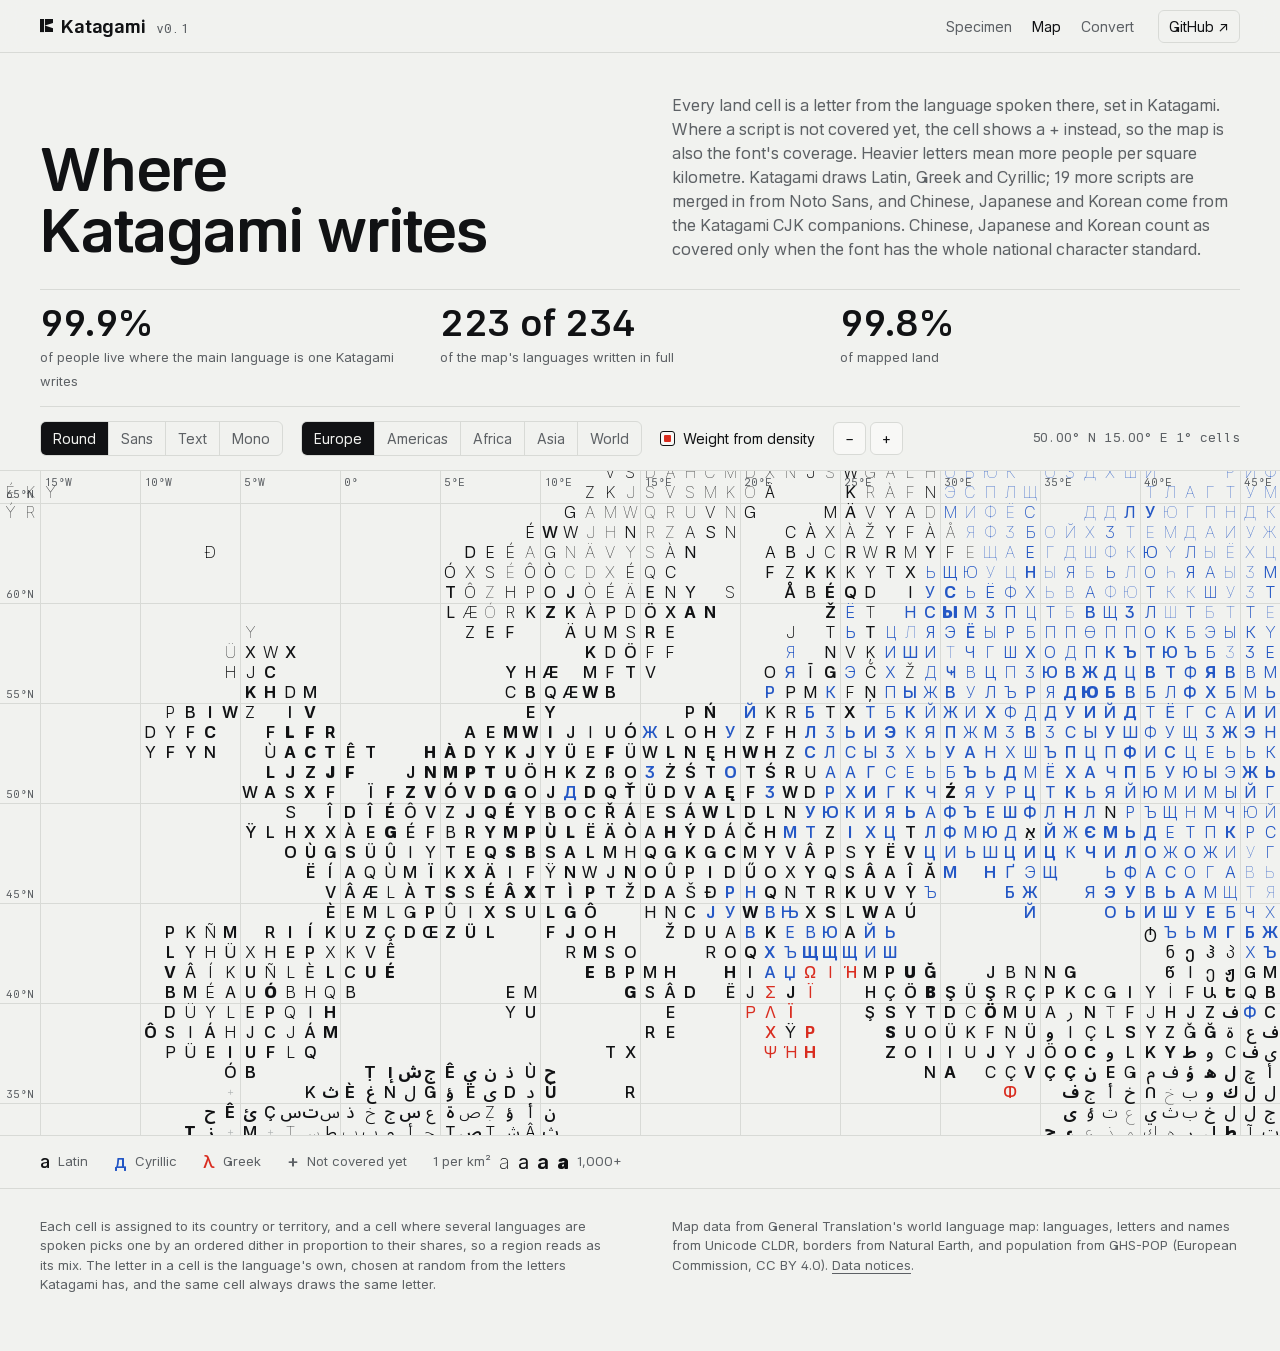
<file: map.html>
<!doctype html>
<html lang="en">
<head>
<meta charset="utf-8">
<meta name="viewport" content="width=device-width, initial-scale=1, viewport-fit=cover">
<link rel="icon" href="/favicon.svg" type="image/svg+xml">
<link rel="icon" href="/favicon.png" type="image/png" sizes="64x64">
<link rel="apple-touch-icon" href="/apple-touch-icon.png">
</head>
<body>
<title>Katagami Map</title>
<link rel="stylesheet" href="fonts/katagami.css?v=ee846fe932">
<style>
/* Layout: a survey sheet. A plain header, the coverage figures, then one
   full-width chart with a graticule; the letters are the data. Same tokens
   as the specimen: red cuts, blue scores. */
:root {
  --sheet: #f1f2ef;
  --panel: #f8f8f6;
  --ink: #111214;
  --ink-2: #5d6165;
  --rule: #d8dad6;
  --cut: #d92d20;
  --score: #2457c5;
  --sans: "Katagami Round", "Katagami Sans", ui-sans-serif, system-ui, -apple-system, "Segoe UI", sans-serif;
  --mono: "Katagami Mono", ui-monospace, "SFMono-Regular", Menlo, Consolas, monospace;
  --gutter: clamp(16px, 4vw, 40px);
}
@media (prefers-color-scheme: dark) {
  :root:not([data-theme="light"]) {
    --sheet: #0e0f10; --panel: #151618; --ink: #ebece9; --ink-2: #9a9ea2;
    --rule: #26282b; --cut: #ff5246; --score: #6c94ff; color-scheme: dark;
  }
}
:root[data-theme="dark"] {
  --sheet: #0e0f10; --panel: #151618; --ink: #ebece9; --ink-2: #9a9ea2;
  --rule: #26282b; --cut: #ff5246; --score: #6c94ff; color-scheme: dark;
}

* { box-sizing: border-box; }
[hidden] { display: none !important; }
body { margin: 0; background: var(--sheet); color: var(--ink); font-family: var(--sans); font-size: 1rem; line-height: 1.5; -webkit-font-smoothing: antialiased; }
a { color: inherit; text-underline-offset: 3px; text-decoration-thickness: 1px; }
a:hover { color: var(--cut); }
:focus-visible { outline: 2px solid var(--score); outline-offset: 2px; }
.wrap { max-width: 1280px; margin-inline: auto; padding-inline: var(--gutter); }
.num { font-variant-numeric: tabular-nums; }

.top { position: sticky; top: env(safe-area-inset-top, 0px); z-index: 10; background: color-mix(in srgb, var(--sheet) 88%, transparent); backdrop-filter: blur(10px); border-bottom: 1px solid var(--rule); }
.top .wrap { display: flex; align-items: center; gap: 24px; height: 52px; }
.brand { display: flex; align-items: baseline; gap: 10px; text-decoration: none; }
.brand b { font-weight: 650; font-size: 1.125rem; letter-spacing: -0.01em; }
.brand .mark { width: 0.82rem; height: 0.82rem; fill: currentColor; flex: none; margin-right: -2px; }
.brand span { font-family: var(--mono); font-size: 0.8125rem; color: var(--ink-2); }
.top nav { display: flex; gap: 20px; margin-left: auto; font-size: 0.875rem; }
.top nav a { text-decoration: none; color: var(--ink-2); }
.top nav a[aria-current="page"], .top nav a:hover { color: var(--ink); }
.top .gh { font-size: 0.875rem; text-decoration: none; border: 1px solid var(--rule); border-radius: 6px; padding: 5px 10px; }
@media (max-width: 640px) { .top nav { gap: 14px; } .top .gh { display: none; } }

.intro { display: grid; grid-template-columns: minmax(0, 6fr) minmax(0, 6fr); gap: 24px 64px; padding-block: 40px 28px; align-items: end; }
.intro h1 { font-size: clamp(2.25rem, 5vw, 3.75rem); line-height: 1.02; font-weight: 600; letter-spacing: -0.02em; margin: 0; text-wrap: balance; }
.intro p { margin: 0; color: var(--ink-2); max-width: 58ch; }
.stats { display: grid; grid-template-columns: repeat(3, minmax(0, 1fr)); border-top: 1px solid var(--rule); }
.stat { padding: 14px 16px 14px 0; border-bottom: 1px solid var(--rule); min-width: 0; }
.stat b { display: block; font-size: clamp(1.5rem, 3vw, 2.25rem); font-weight: 600; letter-spacing: -0.01em; line-height: 1.1; font-variant-numeric: tabular-nums; }
.stat span { font-size: 0.8125rem; color: var(--ink-2); }
@media (max-width: 860px) { .intro { grid-template-columns: 1fr; } }

.bar { display: flex; flex-wrap: wrap; gap: 10px 18px; align-items: center; padding-block: 14px; font-size: 0.875rem; }
.seg { display: inline-flex; border: 1px solid var(--rule); border-radius: 6px; overflow: hidden; }
.seg button { background: none; border: 0; padding: 6px 12px; cursor: pointer; font: inherit; font-size: 0.875rem; color: var(--ink-2); }
.seg button + button { border-left: 1px solid var(--rule); }
.seg button[aria-pressed="true"] { background: var(--ink); color: var(--sheet); }
.seg button:hover:not([aria-pressed="true"]) { color: var(--ink); }
label.check { display: inline-flex; gap: 8px; align-items: center; cursor: pointer; }
input[type="checkbox"] { -webkit-appearance: none; appearance: none; flex: none; width: 15px; height: 15px; margin: 0; border: 1.5px solid var(--ink-2); border-radius: 3px; display: inline-grid; place-content: center; background: var(--panel); cursor: pointer; }
input[type="checkbox"]::before { content: ""; width: 7px; height: 7px; border-radius: 1px; background: var(--cut); transform: scale(0); transition: transform 0.12s ease; }
input[type="checkbox"]:checked { border-color: var(--ink); }
input[type="checkbox"]:checked::before { transform: scale(1); }
.btn { font: inherit; font-size: 0.875rem; color: inherit; background: var(--panel); border: 1px solid var(--rule); border-radius: 6px; padding: 5px 11px; cursor: pointer; }
.btn:hover { border-color: var(--ink); }
.readout { margin-left: auto; font-family: var(--mono); font-size: 0.8125rem; color: var(--ink-2); white-space: nowrap; }

.chart { position: relative; height: clamp(440px, 74vh, 860px); border-block: 1px solid var(--rule); background: var(--sheet); overflow: hidden; user-select: none; -webkit-user-select: none; }
.chart canvas { position: absolute; inset: 0; width: 100%; height: 100%; display: block; touch-action: none; cursor: grab; }
.chart canvas:active { cursor: grabbing; }
.loading { position: absolute; inset: 0; display: grid; place-items: center; font-family: var(--mono); font-size: 0.8125rem; color: var(--ink-2); }
.card { position: absolute; z-index: 2; width: 300px; max-width: calc(100% - 24px); pointer-events: none; background: var(--panel); border: 1px solid var(--rule); border-radius: 8px; padding: 12px 14px; box-shadow: 0 20px 50px -24px rgb(0 0 0 / 0.35); font-size: 0.875rem; }
.card .coord { font-family: var(--mono); font-size: 0.75rem; color: var(--ink-2); }
.card ul { list-style: none; margin: 8px 0 0; padding: 0; display: grid; gap: 8px; }
.card li { display: grid; grid-template-columns: 1fr auto; gap: 0 10px; align-items: baseline; }
.card .own { font-size: 1.25rem; line-height: 1.2; overflow-wrap: anywhere; }
.card .own.none { color: var(--ink-2); font-family: ui-sans-serif, system-ui, sans-serif; }
.card .share { font-family: var(--mono); font-size: 0.75rem; color: var(--ink-2); }
.card .meta { grid-column: 1 / -1; font-size: 0.75rem; color: var(--ink-2); }
.card .meta i { font-style: normal; color: var(--cut); }
.card .dens { margin-top: 8px; padding-top: 8px; border-top: 1px solid var(--rule); font-family: var(--mono); font-size: 0.75rem; color: var(--ink-2); }

.legend { display: flex; flex-wrap: wrap; gap: 10px 26px; align-items: center; padding-block: 16px; font-size: 0.8125rem; color: var(--ink-2); }
.legend span { display: inline-flex; gap: 8px; align-items: center; }
.legend b { font-weight: 500; font-size: 1.125rem; line-height: 1; color: var(--tone); }
.ramp { display: inline-flex; gap: 10px; align-items: baseline; }
.ramp em { font-style: normal; font-size: 1.25rem; color: var(--ink); line-height: 1; }
.notes { border-top: 1px solid var(--rule); padding-block: 28px 56px; font-size: 0.8125rem; color: var(--ink-2); display: grid; grid-template-columns: minmax(0, 1fr) minmax(0, 1fr); gap: 16px 64px; }
.notes p { margin: 0; max-width: 64ch; }
@media (max-width: 860px) { .notes { grid-template-columns: 1fr; } .readout { margin-left: 0; } }
</style>

<header class="top">
  <div class="wrap">
    <a class="brand" href="/"><svg class="mark" viewBox="0 0 100 100" aria-hidden="true"><path d="M0 0 L31 0 L31 100 L0 100 Z"/><path d="M38 0 L100 0 L100 30 L38 50 Z"/><path d="M38 50 L100 70 L100 100 L38 100 Z"/></svg><b>Katagami</b><span>v0.1</span></a>
    <nav aria-label="Pages">
      <a href="/">Specimen</a>
      <a href="/map" aria-current="page">Map</a>
      <a href="/convert">Convert</a>
    </nav>
    <a class="gh" href="https://github.com/Kevin-Liu-01/Katagami" target="_blank" rel="noopener">GitHub ↗</a>
  </div>
</header>

<main>
  <div class="wrap intro">
    <div>
      <h1>Where Katagami writes</h1>
    </div>
    <p>Every land cell is a letter from the language spoken there, set in Katagami. Where a script is not covered yet, the cell shows a + instead, so the map is also the font's coverage. Heavier letters mean more people per square kilometre. Katagami draws Latin, Greek and Cyrillic; 19 more scripts are merged in from Noto Sans, and Chinese, Japanese and Korean come from the Katagami CJK companions. Chinese, Japanese and Korean count as covered only when the font has the whole national character standard.</p>
  </div>
  <div class="wrap">
    <div class="stats" id="stats">
      <div class="stat"><b id="st-people">–</b><span>of people live where the main language is one Katagami writes</span></div>
      <div class="stat"><b id="st-langs">–</b><span>of the map's languages written in full</span></div>
      <div class="stat"><b id="st-land">–</b><span>of mapped land</span></div>
    </div>
    <div class="bar">
      <div class="seg" role="group" aria-label="Family" id="fam">
        <button type="button" data-v="round" aria-pressed="true">Round</button>
        <button type="button" data-v="sans" aria-pressed="false">Sans</button>
        <button type="button" data-v="text" aria-pressed="false">Text</button>
        <button type="button" data-v="mono" aria-pressed="false">Mono</button>
      </div>
      <div class="seg" role="group" aria-label="Region" id="region">
        <button type="button" data-v="europe" aria-pressed="true">Europe</button>
        <button type="button" data-v="americas" aria-pressed="false">Americas</button>
        <button type="button" data-v="africa" aria-pressed="false">Africa</button>
        <button type="button" data-v="asia" aria-pressed="false">Asia</button>
        <button type="button" data-v="world" aria-pressed="false">World</button>
      </div>
      <label class="check"><input type="checkbox" id="weigh" checked> Weight from density</label>
      <span class="btns"><button class="btn" type="button" id="zout" aria-label="Zoom out">−</button> <button class="btn" type="button" id="zin" aria-label="Zoom in">+</button></span>
      <span class="readout num" id="readout"></span>
    </div>
  </div>
  <div class="chart" id="chart">
    <canvas id="map" tabindex="0" aria-label="World map drawn in letters. Drag to move, scroll or use plus and minus to zoom, arrow keys to pan."></canvas>
    <div class="loading" id="loading">Loading the map</div>
    <div class="card" id="card" hidden></div>
  </div>
  <div class="wrap">
    <div class="legend" id="legend">
      <span style="--tone: var(--ink)"><b>a</b> Latin</span>
      <span style="--tone: var(--score)"><b>д</b> Cyrillic</span>
      <span style="--tone: var(--cut)"><b>λ</b> Greek</span>
      <span style="--tone: var(--ink-2)"><b>+</b> Not covered yet</span>
      <span class="ramp" aria-label="Weight scale">1 per km² <em style="font-weight:150">a</em><em style="font-weight:400">a</em><em style="font-weight:650">a</em><em style="font-weight:900">a</em> 1,000+</span>
    </div>
  </div>
  <div class="wrap notes">
    <p>Each cell is assigned to its country or territory, and a cell where several languages are spoken picks one by an ordered dither in proportion to their shares, so a region reads as its mix. The letter in a cell is the language's own, chosen at random from the letters Katagami has, and the same cell always draws the same letter.</p>
    <p id="sources">Map data from General Translation's world language map: languages, letters and names from Unicode CLDR, borders from Natural Earth, and population from GHS-POP (European Commission, CC BY 4.0). <a href="map/LICENSE.txt">Data notices</a>.</p>
  </div>
</main>

<script>
(() => {
  const $ = (s) => document.querySelector(s);
  const DATA_URL = "map/map.json?v=d256565fd7";
  const FAMILY = { round: '"Katagami Round"', sans: '"Katagami Sans"', text: '"Katagami Text"', mono: '"Katagami Mono"' };
  // a family's faces split by script; load the ones for every letter the map draws in it
  const loadFamily = (fam) => document.fonts.load(`400 20px ${FAMILY[fam]}`, D.charsets[fam] || "a");
  const MAX_WEIGHT = { round: 900, sans: 900, mono: 700 };
  const TONE = { Latn: "--ink", Cyrl: "--score", Grek: "--cut" };
  const SCRIPT_NAMES = {
    Latn: "Latin", Cyrl: "Cyrillic", Grek: "Greek", Arab: "Arabic", Hans: "Han", Hant: "Han", Hani: "Han", Jpan: "Japanese",
    Kore: "Hangul", Hang: "Hangul", Deva: "Devanagari", Beng: "Bengali", Taml: "Tamil", Telu: "Telugu", Knda: "Kannada",
    Mlym: "Malayalam", Gujr: "Gujarati", Guru: "Gurmukhi", Orya: "Odia", Sinh: "Sinhala", Thai: "Thai", Laoo: "Lao",
    Khmr: "Khmer", Mymr: "Myanmar", Tibt: "Tibetan", Mong: "Mongolian", Ethi: "Ethiopic", Hebr: "Hebrew", Geor: "Georgian",
    Armn: "Armenian", Thaa: "Thaana", Tfng: "Tifinagh", Cans: "Canadian syllabics", Cher: "Cherokee", Vaii: "Vai", Nkoo: "N'Ko",
  };
  const REGIONS = {
    europe: { lon: 15, lat: 50, deg: 64 }, americas: { lon: -82, lat: 12, deg: 120 }, africa: { lon: 18, lat: 3, deg: 80 },
    asia: { lon: 92, lat: 32, deg: 100 }, world: { lon: 10, lat: 12, deg: 360 },
  };
  const BAYER = [[0,32,8,40,2,34,10,42],[48,16,56,24,50,18,58,26],[12,44,4,36,14,46,6,38],[60,28,52,20,62,30,54,22],
    [3,35,11,43,1,33,9,41],[51,19,59,27,49,17,57,25],[15,47,7,39,13,45,5,37],[63,31,55,23,61,29,53,21]];

  /* ---------- small helpers ---------- */
  function hash32(n, salt = 0) {
    let x = (n ^ Math.imul(salt, 0x9e3779b9)) >>> 0;
    x ^= x >>> 16; x = Math.imul(x, 0x7feb352d) >>> 0;
    x ^= x >>> 15; x = Math.imul(x, 0x846ca68b) >>> 0;
    x ^= x >>> 16; return x >>> 0;
  }
  const densityPerKm2 = (code) => (code === 0 ? 0 : 10 ** (-3 + (code - 1) / 32));
  // 0 at 1 person per km², 1 at 1,000 and above, eased like GT's glyph sizes
  const densityPlace = (code) => {
    const d = densityPerKm2(code);
    return d > 1 ? Math.min(1, Math.log10(d) / 3) ** 1.3 : 0;
  };
  const fmt = (n) => n.toLocaleString("en-US");
  async function bytes(url) {
    const buf = new Uint8Array(await (await fetch(url)).arrayBuffer());
    if (buf[0] !== 0x1f || buf[1] !== 0x8b) return buf;  // a server may have unzipped it already
    const stream = new Blob([buf]).stream().pipeThrough(new DecompressionStream("gzip"));
    return new Uint8Array(await new Response(stream).arrayBuffer());
  }
  const css = (name) => getComputedStyle(document.documentElement).getPropertyValue(name).trim();

  /* ---------- state ---------- */
  const canvas = $("#map"), chart = $("#chart"), card = $("#card");
  const ctx = canvas.getContext("2d");
  const state = { fam: "round", weigh: true, lon: 14, lat: 51, scale: 20 };
  let D = null;
  const levels = {};  // res -> { res, cols, rows, cells, dens, blends }
  const pools = new Map();  // "res:id" -> { keys, tags, cuts }
  let covered = null;  // family -> { keys: Set, letters: Map(key -> [ch]) }
  let colors = {};
  let dirty = true, hover = null;

  function readColors() {
    colors = { sheet: css("--sheet"), ink: css("--ink"), ink2: css("--ink-2"), rule: css("--rule"), cut: css("--cut"), score: css("--score") };
    dotCache.clear(); dirty = true;
  }
  const toneOf = (script) => (TONE[script] === "--score" ? colors.score : TONE[script] === "--cut" ? colors.cut : colors.ink);

  function coverage(fam) {
    covered ??= {};
    if (covered[fam]) return covered[fam];
    const cps = new Set([...D.charsets[fam]].map((c) => c.codePointAt(0)));
    const keys = new Set(D.coverage[fam]);
    const letters = new Map();
    for (const key of keys) {
      letters.set(key, D.sets[key].glyphs.split(" ").filter((ch) => [...ch].every((c) => cps.has(c.codePointAt(0)))));
    }
    return (covered[fam] = { keys, letters });
  }

  function poolOf(level, id) {
    const k = `${level.res}:${id}`;
    let p = pools.get(k);
    if (p) return p;
    let rows = D.units[id];
    if (!rows && level.blends.has(id)) {
      const acc = new Map();
      for (const [unit, share] of level.blends.get(id)) {
        for (const [key, permille, tag] of D.units[unit] ?? []) {
          const kk = `${key} ${tag}`;
          const row = acc.get(kk) ?? [key, 0, tag];
          row[1] += (permille * share) / 1000;
          acc.set(kk, row);
        }
      }
      rows = [...acc.values()].sort((a, b) => b[1] - a[1]);
    }
    rows ??= [];
    let sum = 0;
    p = { keys: rows.map((r) => r[0]), tags: rows.map((r) => r[2]), shares: rows.map((r) => r[1]), cuts: rows.map((r) => (sum += r[1]) / 1000) };
    pools.set(k, p);
    return p;
  }

  // The language a cell draws: an ordered dither over the cell's shares, phased per 8 x 8 tile.
  function pick(level, col, row, p) {
    if (p.keys.length === 1) return 0;
    const phase = hash32((row >> 3) * (level.cols >> 3) + (col >> 3), 7) / 2 ** 32;
    let t = (BAYER[row & 7][col & 7] + 0.5) / 64 + phase;
    t -= Math.floor(t);
    for (let i = 0; i < p.cuts.length; i++) if (p.cuts[i] > t) return i;
    return p.cuts.length - 1;
  }

  /* ---------- view ---------- */
  const W = () => canvas.clientWidth, H = () => canvas.clientHeight;
  const minScale = () => Math.max(W() / 360, H() / (D.crop.north - D.crop.south));
  const X = (lon) => (lon - state.lon) * state.scale + W() / 2;
  const Y = (lat) => (state.lat - lat) * state.scale + H() / 2;
  const lonAt = (x) => state.lon + (x - W() / 2) / state.scale;
  const latAt = (y) => state.lat - (y - H() / 2) / state.scale;
  function clampView() {
    state.scale = Math.min(140, Math.max(minScale(), state.scale));
    const halfW = W() / 2 / state.scale, halfH = H() / 2 / state.scale;
    state.lon = Math.min(180 - halfW, Math.max(-180 + halfW, state.lon));
    state.lat = Math.min(D.crop.north - halfH, Math.max(D.crop.south + halfH, state.lat));
  }
  function goTo(region) {
    const r = REGIONS[region];
    state.lon = r.lon; state.lat = r.lat; state.scale = W() / r.deg;
    clampView(); dirty = true;
  }

  /* ---------- drawing ---------- */
  const dotCache = new Map();
  function dotImage(level) {
    const key = `${state.fam}:${level.res}:${state.weigh}`;
    if (dotCache.has(key)) return dotCache.get(key);
    const { cols, rows } = level;
    const off = document.createElement("canvas");
    off.width = cols; off.height = rows;
    const g = off.getContext("2d");
    const img = g.createImageData(cols, rows);
    const cov = coverage(state.fam);
    const rgb = (c) => { g.fillStyle = c; const h = g.fillStyle; return [1, 3, 5].map((i) => parseInt(h.slice(i, i + 2), 16)); };
    const tones = { Latn: rgb(colors.ink), Cyrl: rgb(colors.score), Grek: rgb(colors.cut), none: rgb(colors.ink2) };
    for (let row = 0; row < rows; row++) {
      for (let col = 0; col < cols; col++) {
        const i = row * cols + col, id = level.cells[i];
        if (!id) continue;
        const p = poolOf(level, id);
        if (!p.keys.length) continue;
        const key = p.keys[pick(level, col, row, p)];
        const ok = cov.keys.has(key);
        const t = ok ? tones[D.sets[key].script] ?? tones.Latn : tones.none;
        // covered land reads clearly darker than land Katagami cannot write yet
        const a = ok ? (state.weigh ? 0.55 + 0.45 * densityPlace(level.dens[i]) : 0.85) : 0.16;
        img.data.set([t[0], t[1], t[2], Math.round(a * 255)], i * 4);
      }
    }
    g.putImageData(img, 0, 0);
    dotCache.set(key, off);
    return off;
  }

  function graticule() {
    // the finest step that keeps lines at least 80 px apart
    const step = [0.5, 1, 2, 5, 10, 15, 30].find((s) => s * state.scale >= 80) ?? 30;
    ctx.save();
    ctx.strokeStyle = colors.rule; ctx.lineWidth = 1;
    ctx.fillStyle = colors.ink2; ctx.font = `400 11px ${FAMILY.mono}`;
    ctx.beginPath();
    const lon0 = Math.ceil(lonAt(0) / step) * step, lat0 = Math.floor(latAt(0) / step) * step;
    for (let lon = lon0; lon <= lonAt(W()); lon += step) { const x = Math.round(X(lon)) + 0.5; ctx.moveTo(x, 0); ctx.lineTo(x, H()); }
    for (let lat = lat0; lat >= latAt(H()); lat -= step) { const y = Math.round(Y(lat)) + 0.5; ctx.moveTo(0, y); ctx.lineTo(W(), y); }
    ctx.stroke();
    const label = (v, pos, neg) => `${+Math.abs(v).toFixed(1)}°${v === 0 ? "" : v > 0 ? pos : neg}`;
    ctx.textAlign = "left";
    ctx.textBaseline = "top";
    for (let lon = lon0; lon <= lonAt(W()); lon += step) ctx.fillText(label(lon, "E", "W"), X(lon) + 4, 6);
    ctx.textBaseline = "bottom";
    for (let lat = lat0; lat >= latAt(H()); lat -= step) ctx.fillText(label(lat, "N", "S"), 6, Y(lat) - 3);
    ctx.restore();
  }

  function levelFor() {
    // the finest grid whose cells are at least 11 px; letters need room
    for (const res of [0.25, 0.5, 1]) if (res * state.scale >= 11 && levels[res]) return { level: levels[res], glyphs: true };
    return { level: levels[0.25] ?? levels[0.5] ?? levels[1], glyphs: false };
  }

  function draw() {
    dirty = false;
    const w = W(), h = H(), dpr = Math.min(2, devicePixelRatio || 1);
    if (canvas.width !== Math.round(w * dpr) || canvas.height !== Math.round(h * dpr)) { canvas.width = Math.round(w * dpr); canvas.height = Math.round(h * dpr); }
    ctx.setTransform(dpr, 0, 0, dpr, 0, 0);
    ctx.fillStyle = colors.sheet; ctx.fillRect(0, 0, w, h);
    graticule();
    const { level, glyphs } = levelFor();
    const res = level.res;
    if (!glyphs) {
      ctx.imageSmoothingEnabled = state.scale * res < 2.5;
      ctx.drawImage(dotImage(level), X(-180), Y(90), 360 * state.scale, 180 * state.scale);
    } else {
      const cov = coverage(state.fam), maxW = MAX_WEIGHT[state.fam];
      const cell = res * state.scale, size = cell * 0.8;
      const c0 = Math.max(0, Math.floor((lonAt(0) + 180) / res)), c1 = Math.min(level.cols - 1, Math.floor((lonAt(w) + 180) / res));
      const r0 = Math.max(0, Math.floor((90 - latAt(0)) / res)), r1 = Math.min(level.rows - 1, Math.floor((90 - latAt(h)) / res));
      const buckets = new Map();
      const put = (k, x, y, ch) => { let b = buckets.get(k); if (!b) buckets.set(k, (b = [])); b.push(x, y, ch); };
      for (let row = r0; row <= r1; row++) {
        const y = Y(90 - (row + 0.5) * res);
        for (let col = c0; col <= c1; col++) {
          const i = row * level.cols + col, id = level.cells[i];
          if (!id) continue;
          const p = poolOf(level, id);
          if (!p.keys.length) continue;
          const key = p.keys[pick(level, col, row, p)];
          const x = X(-180 + (col + 0.5) * res);
          const letters = cov.keys.has(key) ? cov.letters.get(key) : null;
          if (!letters?.length) { put("none", x, y, "+"); continue; }
          const weight = state.weigh ? 100 + Math.round((densityPlace(level.dens[i]) * (maxW - 100)) / 100) * 100 : 400;
          put(`${weight}|${D.sets[key].script}`, x, y, letters[hash32(i, 11) % letters.length]);
        }
      }
      ctx.textAlign = "center"; ctx.textBaseline = "middle";
      for (const [k, b] of buckets) {
        if (k === "none") { ctx.font = `300 ${size * 0.7}px ${FAMILY.mono}`; ctx.fillStyle = colors.ink2; ctx.globalAlpha = 0.4; }
        else { const [wt, script] = k.split("|"); ctx.font = `${wt} ${size}px ${FAMILY[state.fam]}`; ctx.fillStyle = toneOf(script); ctx.globalAlpha = 1; }
        for (let j = 0; j < b.length; j += 3) ctx.fillText(b[j + 2], b[j], b[j + 1]);
      }
      ctx.globalAlpha = 1;
    }
    if (hover) {
      const cell = hover.res * state.scale;
      const x = X(-180 + hover.col * hover.res), y = Y(90 - hover.row * hover.res);
      ctx.strokeStyle = colors.cut; ctx.lineWidth = 1.5;
      ctx.strokeRect(Math.round(x) + 0.5, Math.round(y) + 0.5, Math.max(4, cell), Math.max(4, cell));
    }
    const c = { lon: state.lon, lat: state.lat };
    $("#readout").textContent = `${coord(c.lat, c.lon)}  ${res}° cells`;
  }

  const coord = (lat, lon) => `${Math.abs(lat).toFixed(2)}° ${lat >= 0 ? "N" : "S"}  ${Math.abs(lon).toFixed(2)}° ${lon >= 0 ? "E" : "W"}`;

  /* ---------- hover card ---------- */
  const esc = (s) => String(s).replace(/&/g, "&amp;").replace(/</g, "&lt;");
  function showCard(ev) {
    const r = canvas.getBoundingClientRect();
    const x = ev.clientX - r.left, y = ev.clientY - r.top;
    const lon = lonAt(x), lat = latAt(y);
    const { level } = levelFor();
    const res = level.res;
    const col = Math.floor((lon + 180) / res), row = Math.floor((90 - lat) / res);
    if (col < 0 || row < 0 || col >= level.cols || row >= level.rows) return hideCard();
    const i = row * level.cols + col, id = level.cells[i];
    const p = id ? poolOf(level, id) : null;
    const prev = hover;
    hover = p?.keys.length ? { res, col, row } : null;
    if (!hover) { card.hidden = true; if (prev) dirty = true; return; }
    if (!prev || prev.col !== col || prev.row !== row || prev.res !== res) dirty = true;
    const cov = coverage(state.fam);
    const rows = p.tags.slice(0, 3).map((tag, k) => {
      const lang = D.languages[tag] ?? { en: tag };
      const key = p.keys[k], script = D.sets[key]?.script;
      const ok = cov.keys.has(key);
      const own = lang.own ?? lang.en;
      const style = ok ? ` style="font-family:${FAMILY[state.fam]}"` : "";
      return `<li><span class="own${ok ? "" : " none"}"${style}>${esc(own)}</span><span class="share">${Math.round(p.shares[k] / 10)}%</span>` +
        `<span class="meta">${esc(lang.en)}, ${SCRIPT_NAMES[script] ?? script}${ok ? "" : " <i>not covered yet</i>"}</span></li>`;
    }).join("");
    const d = densityPerKm2(level.dens[i]);
    card.innerHTML = `<div class="coord">${coord(lat, lon)}</div><ul>${rows}</ul>` +
      `<div class="dens">${d >= 10 ? fmt(Math.round(d)) : d.toFixed(1)} people per km²</div>`;
    card.hidden = false;
    const cw = card.offsetWidth, chh = card.offsetHeight;
    card.style.left = `${x + 18 + cw > r.width ? x - cw - 18 : x + 18}px`;
    card.style.top = `${Math.min(r.height - chh - 8, Math.max(8, y - chh / 2))}px`;
  }
  function hideCard() { card.hidden = true; if (hover) { hover = null; dirty = true; } }

  /* ---------- input ---------- */
  const pointers = new Map();
  let pinch = null;
  canvas.addEventListener("pointerdown", (e) => {
    canvas.setPointerCapture(e.pointerId);
    pointers.set(e.pointerId, { x: e.clientX, y: e.clientY });
    if (pointers.size === 2) {
      const [a, b] = [...pointers.values()];
      pinch = { d: Math.hypot(a.x - b.x, a.y - b.y), scale: state.scale };
    }
    hideCard();
  });
  canvas.addEventListener("pointermove", (e) => {
    const last = pointers.get(e.pointerId);
    if (!last) { if (e.pointerType === "mouse") showCard(e); return; }
    if (pointers.size === 2 && pinch) {
      pointers.set(e.pointerId, { x: e.clientX, y: e.clientY });
      const [a, b] = [...pointers.values()];
      state.scale = pinch.scale * Math.hypot(a.x - b.x, a.y - b.y) / pinch.d;
    } else {
      state.lon -= (e.clientX - last.x) / state.scale;
      state.lat += (e.clientY - last.y) / state.scale;
      pointers.set(e.pointerId, { x: e.clientX, y: e.clientY });
    }
    clampView(); markRegion(null); dirty = true;
  });
  const up = (e) => { pointers.delete(e.pointerId); if (pointers.size < 2) pinch = null; };
  canvas.addEventListener("pointerup", (e) => { const tap = pointers.size === 1; up(e); if (tap && e.pointerType !== "mouse") showCard(e); });
  canvas.addEventListener("pointercancel", up);
  canvas.addEventListener("pointerleave", hideCard);
  function zoomAt(factor, x = W() / 2, y = H() / 2) {
    const lon = lonAt(x), lat = latAt(y);
    state.scale *= factor;
    clampView();
    state.lon += lon - lonAt(x); state.lat += lat - latAt(y);
    clampView(); markRegion(null); dirty = true;
  }
  canvas.addEventListener("wheel", (e) => {
    e.preventDefault();
    const r = canvas.getBoundingClientRect();
    zoomAt(Math.exp(-e.deltaY * (e.deltaMode === 1 ? 0.05 : 0.0018)), e.clientX - r.left, e.clientY - r.top);
    hideCard();
  }, { passive: false });
  canvas.addEventListener("dblclick", (e) => { const r = canvas.getBoundingClientRect(); zoomAt(2, e.clientX - r.left, e.clientY - r.top); });
  canvas.addEventListener("keydown", (e) => {
    const k = { ArrowLeft: () => (state.lon -= 60 / state.scale), ArrowRight: () => (state.lon += 60 / state.scale),
      ArrowUp: () => (state.lat += 60 / state.scale), ArrowDown: () => (state.lat -= 60 / state.scale),
      "+": () => zoomAt(1.5), "=": () => zoomAt(1.5), "-": () => zoomAt(1 / 1.5) }[e.key];
    if (!k) return;
    e.preventDefault(); k(); clampView(); markRegion(null); dirty = true;
  });
  $("#zin").addEventListener("click", () => zoomAt(1.5));
  $("#zout").addEventListener("click", () => zoomAt(1 / 1.5));
  function segWire(id, fn) {
    $(id).addEventListener("click", (e) => {
      const b = e.target.closest("button"); if (!b) return;
      $(id).querySelectorAll("button").forEach((x) => x.setAttribute("aria-pressed", x === b));
      fn(b.dataset.v);
    });
  }
  function markRegion(v) { $("#region").querySelectorAll("button").forEach((x) => x.setAttribute("aria-pressed", x.dataset.v === v)); }
  segWire("#region", goTo);
  segWire("#fam", (v) => { state.fam = v; showStats(); dirty = true; loadFamily(v).then(() => (dirty = true)); });
  $("#weigh").addEventListener("change", (e) => { state.weigh = e.target.checked; dirty = true; });

  function showStats() {
    const s = D.stats[state.fam];
    $("#st-people").textContent = `${s.people}%`;
    $("#st-langs").textContent = `${s.languages} of ${s.of}`;
    $("#st-land").textContent = `${s.land}%`;
  }

  /* ---------- boot ---------- */
  async function loadLevel(res) {
    const v = `?v=${D.version}`;
    const [g, d, b] = await Promise.all([bytes(`map/grid-${res}.u16.gz${v}`), bytes(`map/density-${res}.u8.gz${v}`), fetch(`map/blends-${res}.json${v}`).then((r) => r.json())]);
    const cells = new Uint16Array(g.length >> 1);
    for (let i = 0; i < cells.length; i++) cells[i] = g[2 * i] | (g[2 * i + 1] << 8);
    const blends = new Map();
    for (const [id, ...rest] of b) {
      const of = [];
      for (let k = 0; k < rest.length; k += 2) of.push([rest[k], rest[k + 1]]);
      blends.set(id, of);
    }
    levels[res] = { res: +res, cols: 360 / res, rows: 180 / res, cells, dens: d, blends };
    dirty = true;
  }
  async function boot() {
    readColors();
    matchMedia("(prefers-color-scheme: dark)").addEventListener("change", readColors);
    new MutationObserver(readColors).observe(document.documentElement, { attributes: true, attributeFilter: ["data-theme"] });
    D = await (await fetch(DATA_URL)).json();
    showStats();
    await Promise.all([loadLevel("1"), loadFamily(state.fam), document.fonts.load(`400 12px ${FAMILY.mono}`)]);
    $("#loading").hidden = true;
    goTo("europe");
    loadLevel("0.5"); loadLevel("0.25");
    document.fonts.ready.then(() => (dirty = true));
    new ResizeObserver(() => { clampView(); dirty = true; }).observe(canvas);
    const loop = () => { if (dirty) draw(); requestAnimationFrame(loop); };
    requestAnimationFrame(loop);
  }
  boot().catch((err) => { $("#loading").textContent = `The map data did not load: ${err.message}`; });
})();
</script>

</body>
</html>
</file>
<file: fonts/katagami.css>
/* Katagami web fonts, generated by tools/build_site.py in the Katagami repo */
@font-face{font-family:"Katagami Sans";src:url("KatagamiSans.woff2?v=3f33085ceb") format("woff2");font-weight:100 900;font-display:swap;unicode-range:U+0-52F,U+1D00-27FA,U+2913,U+2A38-2B24,U+2C7C-2C7F,U+2DFF-2E18,U+A69F,U+A7FF,U+A92E,U+E000-E2DC,U+EE01-EEE1,U+F6C3,U+1F12F-1F16B,U+1F850-1F852}
@font-face{font-family:"Katagami Sans";src:url("KatagamiSans-devanagari.woff2?v=121582d268") format("woff2");font-weight:100 900;font-display:swap;unicode-range:U+900-97F,U+1CD0-1CF9,U+A8E0-A8FF}
@font-face{font-family:"Katagami Sans";src:url("KatagamiSans-arabic.woff2?v=c7a0f35c40") format("woff2");font-weight:100 900;font-display:swap;unicode-range:U+600-8FF,U+FB50-FEFF}
@font-face{font-family:"Katagami Sans";src:url("KatagamiSans-bengali.woff2?v=24e879c434") format("woff2");font-weight:100 900;font-display:swap;unicode-range:U+980-9FE}
@font-face{font-family:"Katagami Sans";src:url("KatagamiSans-gurmukhi.woff2?v=b86fffae61") format("woff2");font-weight:100 900;font-display:swap;unicode-range:U+A01-A76}
@font-face{font-family:"Katagami Sans";src:url("KatagamiSans-gujarati.woff2?v=76706dad3d") format("woff2");font-weight:100 900;font-display:swap;unicode-range:U+A81-AFF}
@font-face{font-family:"Katagami Sans";src:url("KatagamiSans-oriya.woff2?v=842f6caaa4") format("woff2");font-weight:100 900;font-display:swap;unicode-range:U+B01-B77}
@font-face{font-family:"Katagami Sans";src:url("KatagamiSans-tamil.woff2?v=bf2b53cd92") format("woff2");font-weight:100 900;font-display:swap;unicode-range:U+B82-BFA}
@font-face{font-family:"Katagami Sans";src:url("KatagamiSans-telugu.woff2?v=0264bd6092") format("woff2");font-weight:100 900;font-display:swap;unicode-range:U+C00-C7F}
@font-face{font-family:"Katagami Sans";src:url("KatagamiSans-kannada.woff2?v=71f3582257") format("woff2");font-weight:100 900;font-display:swap;unicode-range:U+C80-CF3}
@font-face{font-family:"Katagami Sans";src:url("KatagamiSans-malayalam.woff2?v=2f525eca46") format("woff2");font-weight:100 900;font-display:swap;unicode-range:U+D00-D7F}
@font-face{font-family:"Katagami Sans";src:url("KatagamiSans-sinhala.woff2?v=895bd943fb") format("woff2");font-weight:100 900;font-display:swap;unicode-range:U+D81-DF4,U+111E1-111F4}
@font-face{font-family:"Katagami Sans";src:url("KatagamiSans-thai.woff2?v=8fc62e57d9") format("woff2");font-weight:100 900;font-display:swap;unicode-range:U+E01-E5B}
@font-face{font-family:"Katagami Sans";src:url("KatagamiSans-lao.woff2?v=197d1d3250") format("woff2");font-weight:100 900;font-display:swap;unicode-range:U+E81-EDF}
@font-face{font-family:"Katagami Sans";src:url("KatagamiSans-myanmar.woff2?v=7176b74457") format("woff2");font-weight:100 900;font-display:swap;unicode-range:U+1000-109F,U+A9E0-AA7F}
@font-face{font-family:"Katagami Sans";src:url("KatagamiSans-ethiopic.woff2?v=502064bae7") format("woff2");font-weight:100 900;font-display:swap;unicode-range:U+1200-1399,U+2D80-2DDE,U+AB01-AB2E,U+1E7E0-1E7FE}
@font-face{font-family:"Katagami Sans";src:url("KatagamiSans-hebrew.woff2?v=caaa00a117") format("woff2");font-weight:100 900;font-display:swap;unicode-range:U+591-5F4,U+FB1D-FB4F}
@font-face{font-family:"Katagami Sans";src:url("KatagamiSans-armenian.woff2?v=a10cbf8caf") format("woff2");font-weight:100 900;font-display:swap;unicode-range:U+531-58F,U+FB13-FB17}
@font-face{font-family:"Katagami Sans";src:url("KatagamiSans-georgian.woff2?v=ee1c6a5a50") format("woff2");font-weight:100 900;font-display:swap;unicode-range:U+10A0-10FF,U+1C90-1CBF,U+2D00-2D2D}
@font-face{font-family:"Katagami Sans";src:url("KatagamiSans-khmer.woff2?v=ceaef9fa4a") format("woff2");font-weight:100 900;font-display:swap;unicode-range:U+1780-17F9,U+19E0-19FF}
@font-face{font-family:"Katagami Round";src:url("KatagamiRound.woff2?v=66535fd61e") format("woff2");font-weight:100 900;font-display:swap;unicode-range:U+0-52F,U+1D00-27FA,U+2913,U+2A38-2B24,U+2C7C-2C7F,U+2DFF-2E18,U+A69F,U+A7FF,U+A92E,U+E000-E2DC,U+EE01-EEE1,U+F6C3,U+1F12F-1F16B,U+1F850-1F852}
@font-face{font-family:"Katagami Round";src:url("KatagamiRound-devanagari.woff2?v=6ca6488022") format("woff2");font-weight:100 900;font-display:swap;unicode-range:U+900-97F,U+1CD0-1CF9,U+A8E0-A8FF}
@font-face{font-family:"Katagami Round";src:url("KatagamiRound-arabic.woff2?v=a133a54e2a") format("woff2");font-weight:100 900;font-display:swap;unicode-range:U+600-8FF,U+FB50-FEFF}
@font-face{font-family:"Katagami Round";src:url("KatagamiRound-bengali.woff2?v=72460cbf72") format("woff2");font-weight:100 900;font-display:swap;unicode-range:U+980-9FE}
@font-face{font-family:"Katagami Round";src:url("KatagamiRound-gurmukhi.woff2?v=3974da61b0") format("woff2");font-weight:100 900;font-display:swap;unicode-range:U+A01-A76}
@font-face{font-family:"Katagami Round";src:url("KatagamiRound-gujarati.woff2?v=cb16621e62") format("woff2");font-weight:100 900;font-display:swap;unicode-range:U+A81-AFF}
@font-face{font-family:"Katagami Round";src:url("KatagamiRound-oriya.woff2?v=0f14b0d220") format("woff2");font-weight:100 900;font-display:swap;unicode-range:U+B01-B77}
@font-face{font-family:"Katagami Round";src:url("KatagamiRound-tamil.woff2?v=08c534a3cd") format("woff2");font-weight:100 900;font-display:swap;unicode-range:U+B82-BFA}
@font-face{font-family:"Katagami Round";src:url("KatagamiRound-telugu.woff2?v=4ca4dc80fb") format("woff2");font-weight:100 900;font-display:swap;unicode-range:U+C00-C7F}
@font-face{font-family:"Katagami Round";src:url("KatagamiRound-kannada.woff2?v=75dc702dec") format("woff2");font-weight:100 900;font-display:swap;unicode-range:U+C80-CF3}
@font-face{font-family:"Katagami Round";src:url("KatagamiRound-malayalam.woff2?v=11c0fbdb5f") format("woff2");font-weight:100 900;font-display:swap;unicode-range:U+D00-D7F}
@font-face{font-family:"Katagami Round";src:url("KatagamiRound-sinhala.woff2?v=04a67af475") format("woff2");font-weight:100 900;font-display:swap;unicode-range:U+D81-DF4,U+111E1-111F4}
@font-face{font-family:"Katagami Round";src:url("KatagamiRound-thai.woff2?v=93878c8e6c") format("woff2");font-weight:100 900;font-display:swap;unicode-range:U+E01-E5B}
@font-face{font-family:"Katagami Round";src:url("KatagamiRound-lao.woff2?v=882b994014") format("woff2");font-weight:100 900;font-display:swap;unicode-range:U+E81-EDF}
@font-face{font-family:"Katagami Round";src:url("KatagamiRound-myanmar.woff2?v=63d5fecb69") format("woff2");font-weight:100 900;font-display:swap;unicode-range:U+1000-109F,U+A9E0-AA7F}
@font-face{font-family:"Katagami Round";src:url("KatagamiRound-ethiopic.woff2?v=8948207f8b") format("woff2");font-weight:100 900;font-display:swap;unicode-range:U+1200-1399,U+2D80-2DDE,U+AB01-AB2E,U+1E7E0-1E7FE}
@font-face{font-family:"Katagami Round";src:url("KatagamiRound-hebrew.woff2?v=c97be4840f") format("woff2");font-weight:100 900;font-display:swap;unicode-range:U+591-5F4,U+FB1D-FB4F}
@font-face{font-family:"Katagami Round";src:url("KatagamiRound-armenian.woff2?v=861361614f") format("woff2");font-weight:100 900;font-display:swap;unicode-range:U+531-58F,U+FB13-FB17}
@font-face{font-family:"Katagami Round";src:url("KatagamiRound-georgian.woff2?v=aa21f1916a") format("woff2");font-weight:100 900;font-display:swap;unicode-range:U+10A0-10FF,U+1C90-1CBF,U+2D00-2D2D}
@font-face{font-family:"Katagami Round";src:url("KatagamiRound-khmer.woff2?v=3483b12b25") format("woff2");font-weight:100 900;font-display:swap;unicode-range:U+1780-17F9,U+19E0-19FF}
@font-face{font-family:"Katagami Text";src:url("KatagamiText.woff2?v=fc5d14bac4") format("woff2");font-weight:100 900;font-display:swap;unicode-range:U+0-52F,U+1D00-27FA,U+2913,U+2A38-2B24,U+2C7C-2C7F,U+2DFF-2E18,U+A69F,U+A7FF,U+A92E,U+E000-E2DC,U+EE01-EEE1,U+F6C3,U+1F12F-1F16B,U+1F850-1F852}
@font-face{font-family:"Katagami Text";src:url("KatagamiText-devanagari.woff2?v=f5c019df9d") format("woff2");font-weight:100 900;font-display:swap;unicode-range:U+900-97F,U+1CD0-1CF9,U+A8E0-A8FF}
@font-face{font-family:"Katagami Text";src:url("KatagamiText-arabic.woff2?v=145da31742") format("woff2");font-weight:100 900;font-display:swap;unicode-range:U+600-8FF,U+FB50-FEFF}
@font-face{font-family:"Katagami Text";src:url("KatagamiText-bengali.woff2?v=026d91ff1c") format("woff2");font-weight:100 900;font-display:swap;unicode-range:U+980-9FE}
@font-face{font-family:"Katagami Text";src:url("KatagamiText-gurmukhi.woff2?v=7effb4bdb8") format("woff2");font-weight:100 900;font-display:swap;unicode-range:U+A01-A76}
@font-face{font-family:"Katagami Text";src:url("KatagamiText-gujarati.woff2?v=4f9d223c34") format("woff2");font-weight:100 900;font-display:swap;unicode-range:U+A81-AFF}
@font-face{font-family:"Katagami Text";src:url("KatagamiText-oriya.woff2?v=d40b5894ae") format("woff2");font-weight:100 900;font-display:swap;unicode-range:U+B01-B77}
@font-face{font-family:"Katagami Text";src:url("KatagamiText-tamil.woff2?v=6d36888280") format("woff2");font-weight:100 900;font-display:swap;unicode-range:U+B82-BFA}
@font-face{font-family:"Katagami Text";src:url("KatagamiText-telugu.woff2?v=9dfe02fa7d") format("woff2");font-weight:100 900;font-display:swap;unicode-range:U+C00-C7F}
@font-face{font-family:"Katagami Text";src:url("KatagamiText-kannada.woff2?v=cdf01ec744") format("woff2");font-weight:100 900;font-display:swap;unicode-range:U+C80-CF3}
@font-face{font-family:"Katagami Text";src:url("KatagamiText-malayalam.woff2?v=01700e3e70") format("woff2");font-weight:100 900;font-display:swap;unicode-range:U+D00-D7F}
@font-face{font-family:"Katagami Text";src:url("KatagamiText-sinhala.woff2?v=bee4c92c81") format("woff2");font-weight:100 900;font-display:swap;unicode-range:U+D81-DF4,U+111E1-111F4}
@font-face{font-family:"Katagami Text";src:url("KatagamiText-thai.woff2?v=90b573fe24") format("woff2");font-weight:100 900;font-display:swap;unicode-range:U+E01-E5B}
@font-face{font-family:"Katagami Text";src:url("KatagamiText-lao.woff2?v=147d6c0e97") format("woff2");font-weight:100 900;font-display:swap;unicode-range:U+E81-EDF}
@font-face{font-family:"Katagami Text";src:url("KatagamiText-myanmar.woff2?v=d9e53bcce8") format("woff2");font-weight:100 900;font-display:swap;unicode-range:U+1000-109F,U+A9E0-AA7F}
@font-face{font-family:"Katagami Text";src:url("KatagamiText-ethiopic.woff2?v=dbfd22e293") format("woff2");font-weight:100 900;font-display:swap;unicode-range:U+1200-1399,U+2D80-2DDE,U+AB01-AB2E,U+1E7E0-1E7FE}
@font-face{font-family:"Katagami Text";src:url("KatagamiText-hebrew.woff2?v=5c9a603354") format("woff2");font-weight:100 900;font-display:swap;unicode-range:U+591-5F4,U+FB1D-FB4F}
@font-face{font-family:"Katagami Text";src:url("KatagamiText-armenian.woff2?v=e4d3ffbc4d") format("woff2");font-weight:100 900;font-display:swap;unicode-range:U+531-58F,U+FB13-FB17}
@font-face{font-family:"Katagami Text";src:url("KatagamiText-georgian.woff2?v=49af92a9ed") format("woff2");font-weight:100 900;font-display:swap;unicode-range:U+10A0-10FF,U+1C90-1CBF,U+2D00-2D2D}
@font-face{font-family:"Katagami Text";src:url("KatagamiText-khmer.woff2?v=d66c8c7d54") format("woff2");font-weight:100 900;font-display:swap;unicode-range:U+1780-17F9,U+19E0-19FF}
@font-face{font-family:"Katagami Mono";src:url("KatagamiMono.woff2?v=09358f4648") format("woff2");font-weight:100 700;font-display:swap;unicode-range:U+0-52F,U+1D00-27FA,U+2913,U+2A38-2B24,U+2C7C-2C7F,U+2DFF-2E18,U+A69F,U+A7FF,U+A92E,U+E000-E2DC,U+EE01-EEE1,U+F6C3,U+1F12F-1F16B,U+1F850-1F852}
@font-face{font-family:"Katagami Mono";src:url("KatagamiMono-arabic.woff2?v=6b8280374c") format("woff2");font-weight:100 700;font-display:swap;unicode-range:U+FEFF}
@font-face{font-family:"Katagami Mono";src:url("KatagamiMono-thai.woff2?v=b41eabdc3e") format("woff2");font-weight:100 700;font-display:swap;unicode-range:U+E3F}
@font-face{font-family:"Katagami Sans";src:url("KatagamiCJKTC.woff2?v=a81630f1ee") format("woff2");font-weight:100 900;font-display:swap;unicode-range:U+2E80-2FDF,U+3000-303F,U+3200-33FF,U+3400-4DBF,U+4E00-9FFF,U+F900-FAFF,U+FF00-FF60,U+FFE0-FFEF,U+3100-312F,U+31A0-31BF}
@font-face{font-family:"Katagami Round";src:url("KatagamiCJKTC.woff2?v=a81630f1ee") format("woff2");font-weight:100 900;font-display:swap;unicode-range:U+2E80-2FDF,U+3000-303F,U+3200-33FF,U+3400-4DBF,U+4E00-9FFF,U+F900-FAFF,U+FF00-FF60,U+FFE0-FFEF,U+3100-312F,U+31A0-31BF}
@font-face{font-family:"Katagami Text";src:url("KatagamiCJKTC.woff2?v=a81630f1ee") format("woff2");font-weight:100 900;font-display:swap;unicode-range:U+2E80-2FDF,U+3000-303F,U+3200-33FF,U+3400-4DBF,U+4E00-9FFF,U+F900-FAFF,U+FF00-FF60,U+FFE0-FFEF,U+3100-312F,U+31A0-31BF}
@font-face{font-family:"Katagami Sans";src:url("KatagamiCJKSC.woff2?v=90c5b91163") format("woff2");font-weight:100 900;font-display:swap;unicode-range:U+2E80-2FDF,U+3000-303F,U+3200-33FF,U+3400-4DBF,U+4E00-9FFF,U+F900-FAFF,U+FF00-FF60,U+FFE0-FFEF}
@font-face{font-family:"Katagami Round";src:url("KatagamiCJKSC.woff2?v=90c5b91163") format("woff2");font-weight:100 900;font-display:swap;unicode-range:U+2E80-2FDF,U+3000-303F,U+3200-33FF,U+3400-4DBF,U+4E00-9FFF,U+F900-FAFF,U+FF00-FF60,U+FFE0-FFEF}
@font-face{font-family:"Katagami Text";src:url("KatagamiCJKSC.woff2?v=90c5b91163") format("woff2");font-weight:100 900;font-display:swap;unicode-range:U+2E80-2FDF,U+3000-303F,U+3200-33FF,U+3400-4DBF,U+4E00-9FFF,U+F900-FAFF,U+FF00-FF60,U+FFE0-FFEF}
@font-face{font-family:"Katagami Sans";src:url("KatagamiCJKJP.woff2?v=4db5dfb860") format("woff2");font-weight:100 900;font-display:swap;unicode-range:U+3040-30FF,U+31F0-31FF,U+FF61-FF9F}
@font-face{font-family:"Katagami Round";src:url("KatagamiCJKJP.woff2?v=4db5dfb860") format("woff2");font-weight:100 900;font-display:swap;unicode-range:U+3040-30FF,U+31F0-31FF,U+FF61-FF9F}
@font-face{font-family:"Katagami Text";src:url("KatagamiCJKJP.woff2?v=4db5dfb860") format("woff2");font-weight:100 900;font-display:swap;unicode-range:U+3040-30FF,U+31F0-31FF,U+FF61-FF9F}
@font-face{font-family:"Katagami Sans";src:url("KatagamiCJKKR.woff2?v=f3f176cb59") format("woff2");font-weight:100 900;font-display:swap;unicode-range:U+1100-11FF,U+3130-318F,U+A960-A97F,U+AC00-D7FF,U+FFA0-FFDC}
@font-face{font-family:"Katagami Round";src:url("KatagamiCJKKR.woff2?v=f3f176cb59") format("woff2");font-weight:100 900;font-display:swap;unicode-range:U+1100-11FF,U+3130-318F,U+A960-A97F,U+AC00-D7FF,U+FFA0-FFDC}
@font-face{font-family:"Katagami Text";src:url("KatagamiCJKKR.woff2?v=f3f176cb59") format("woff2");font-weight:100 900;font-display:swap;unicode-range:U+1100-11FF,U+3130-318F,U+A960-A97F,U+AC00-D7FF,U+FFA0-FFDC}
</file>
